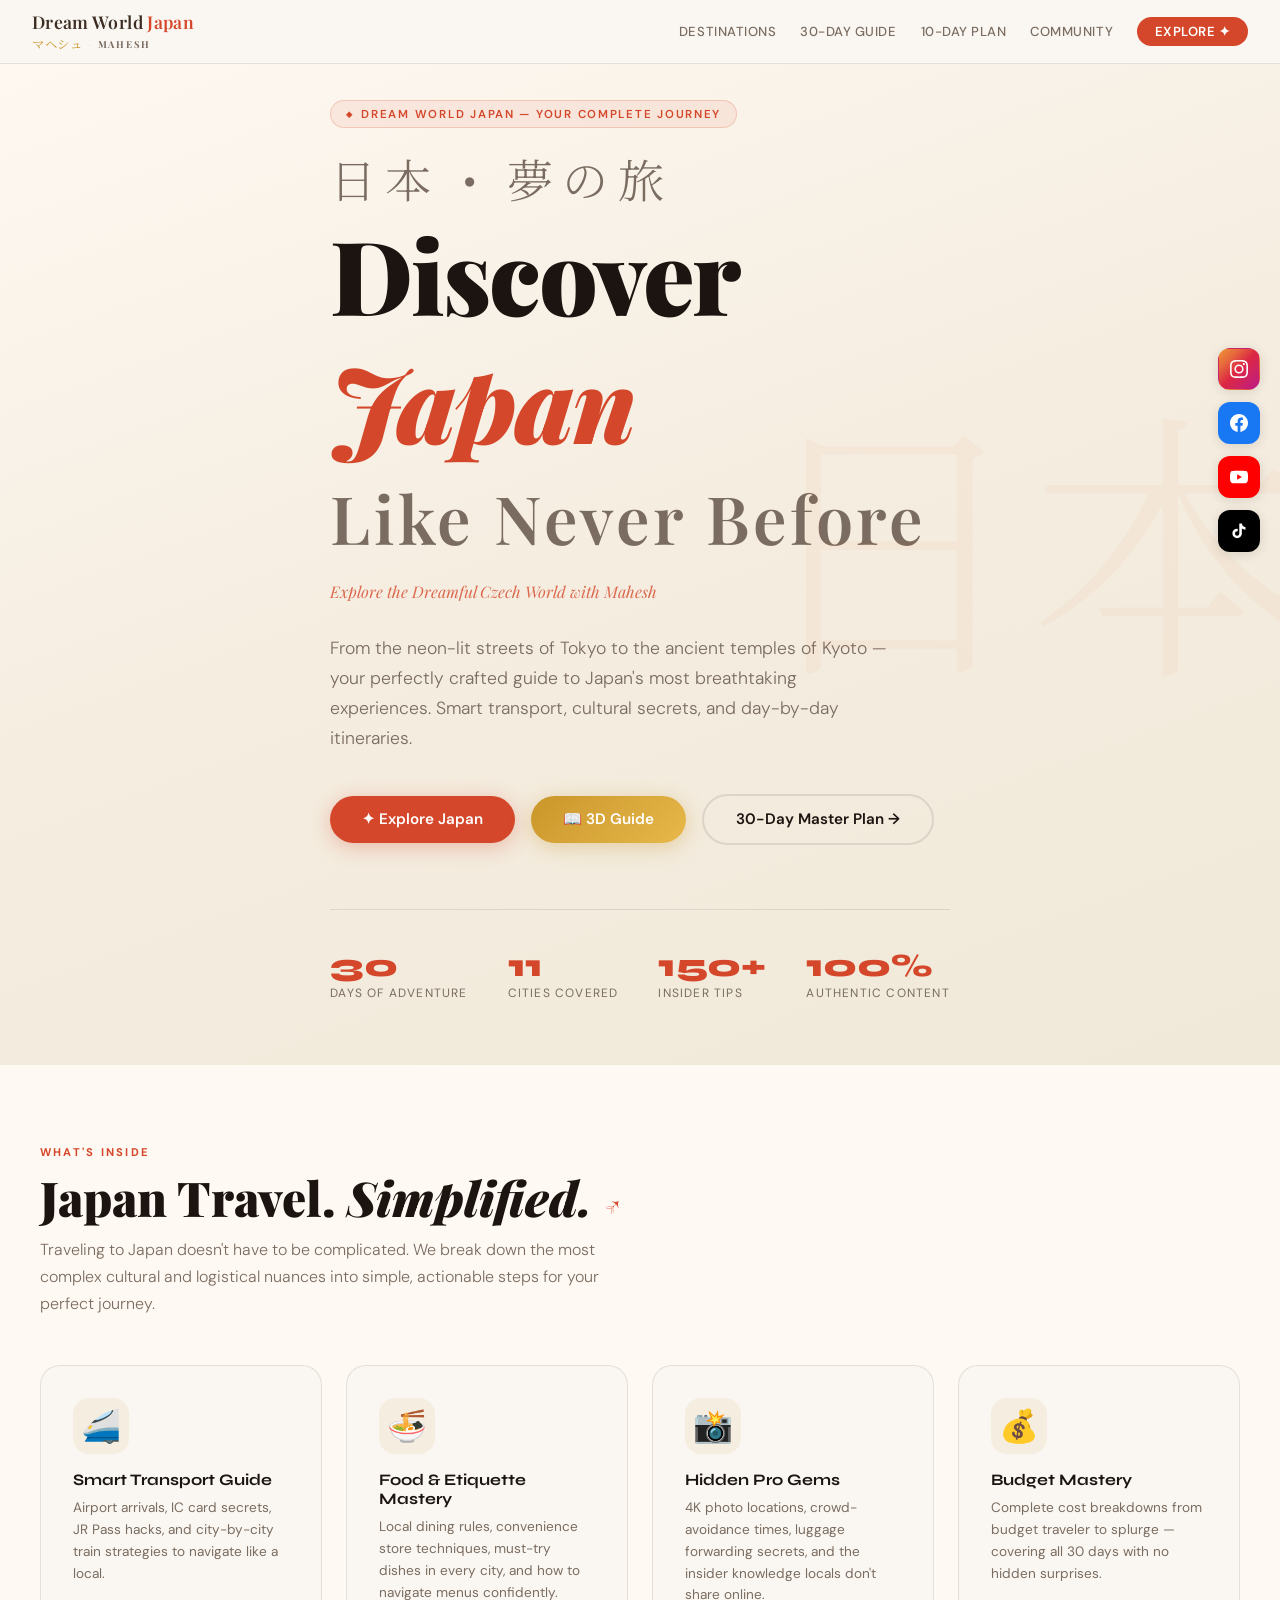
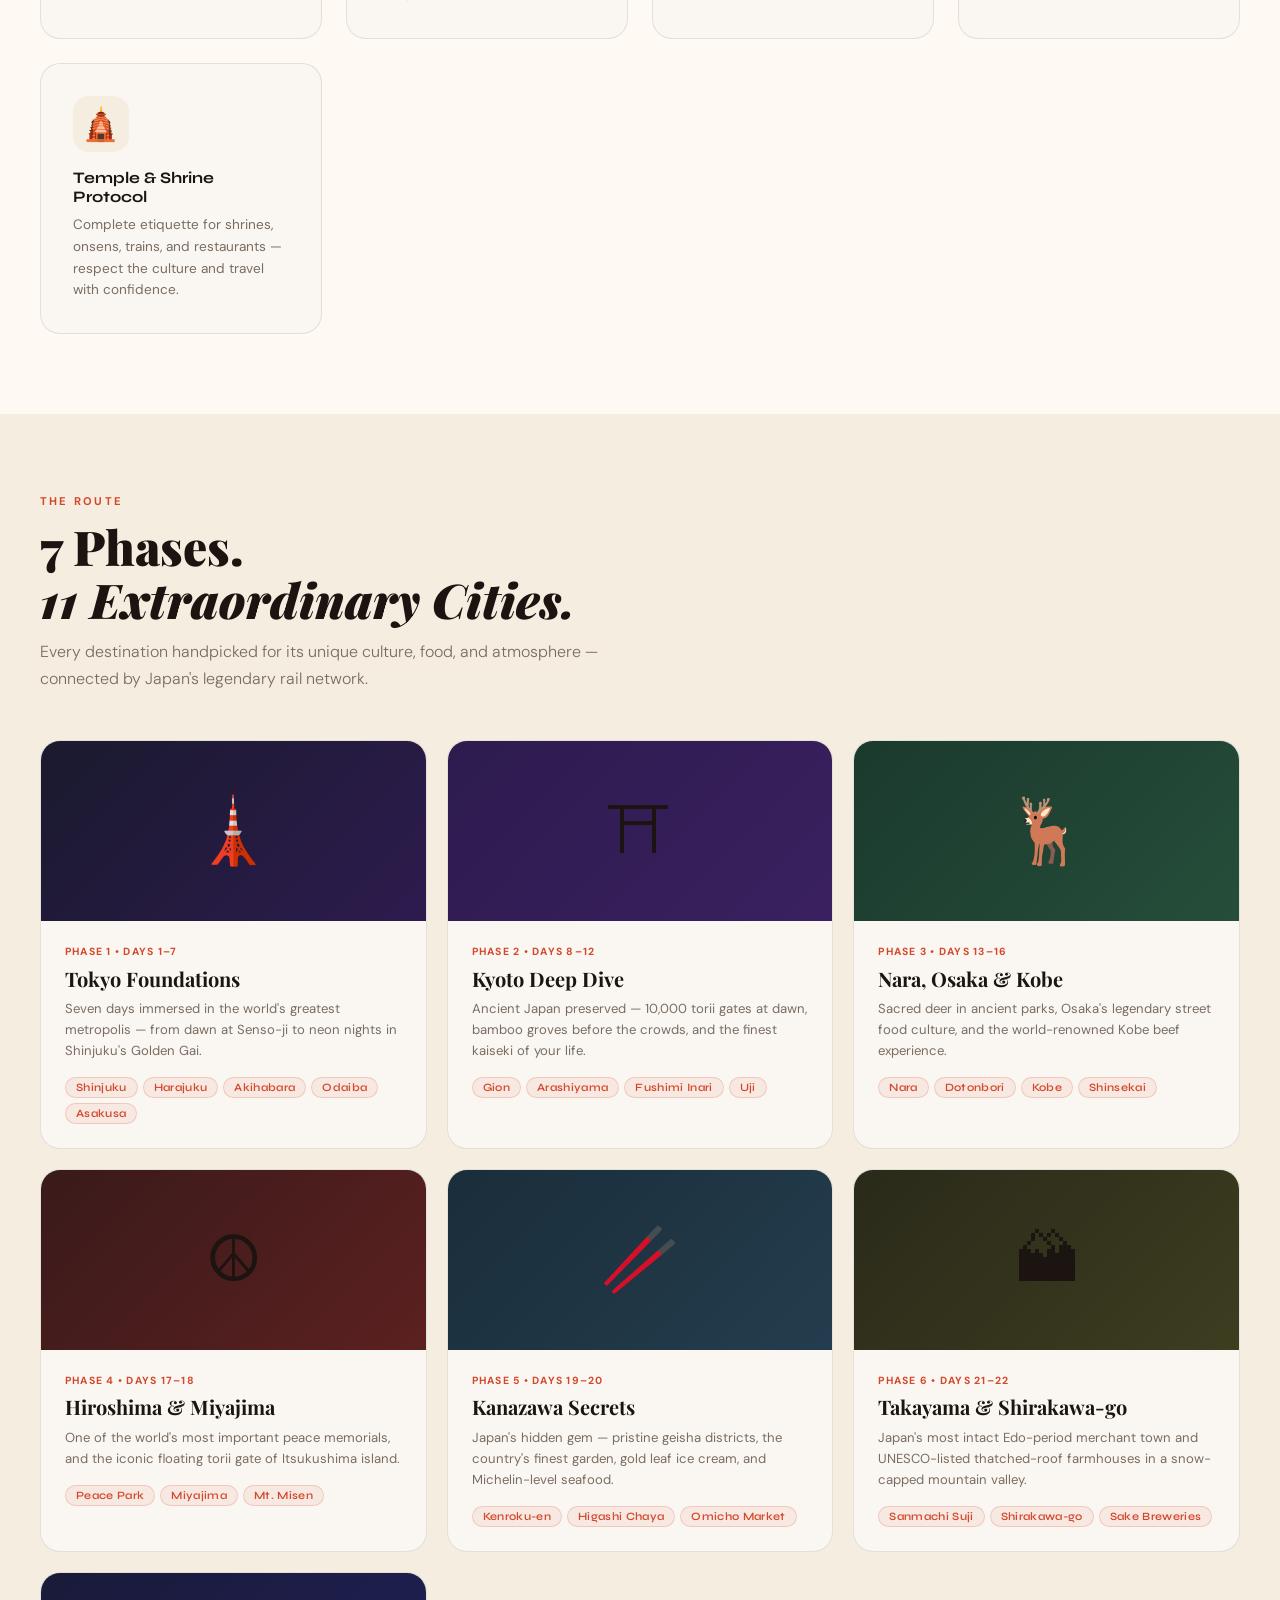
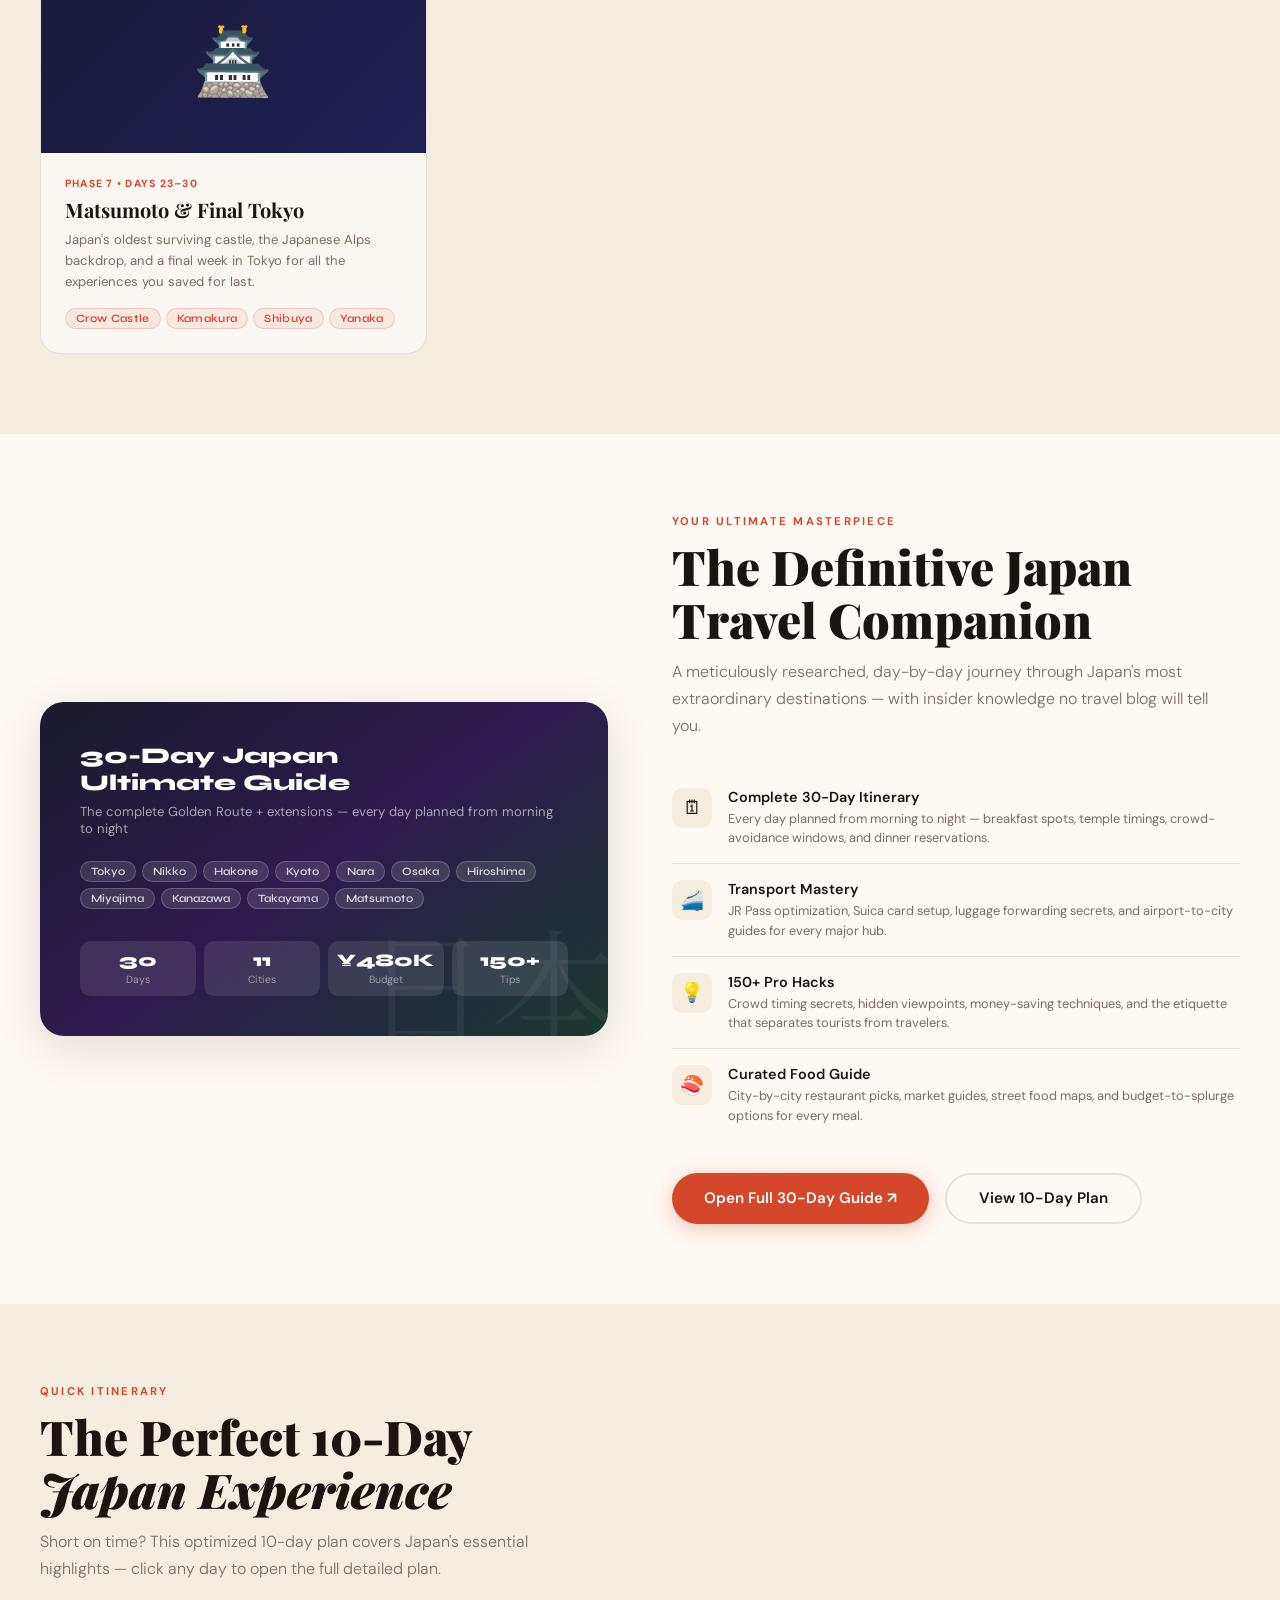
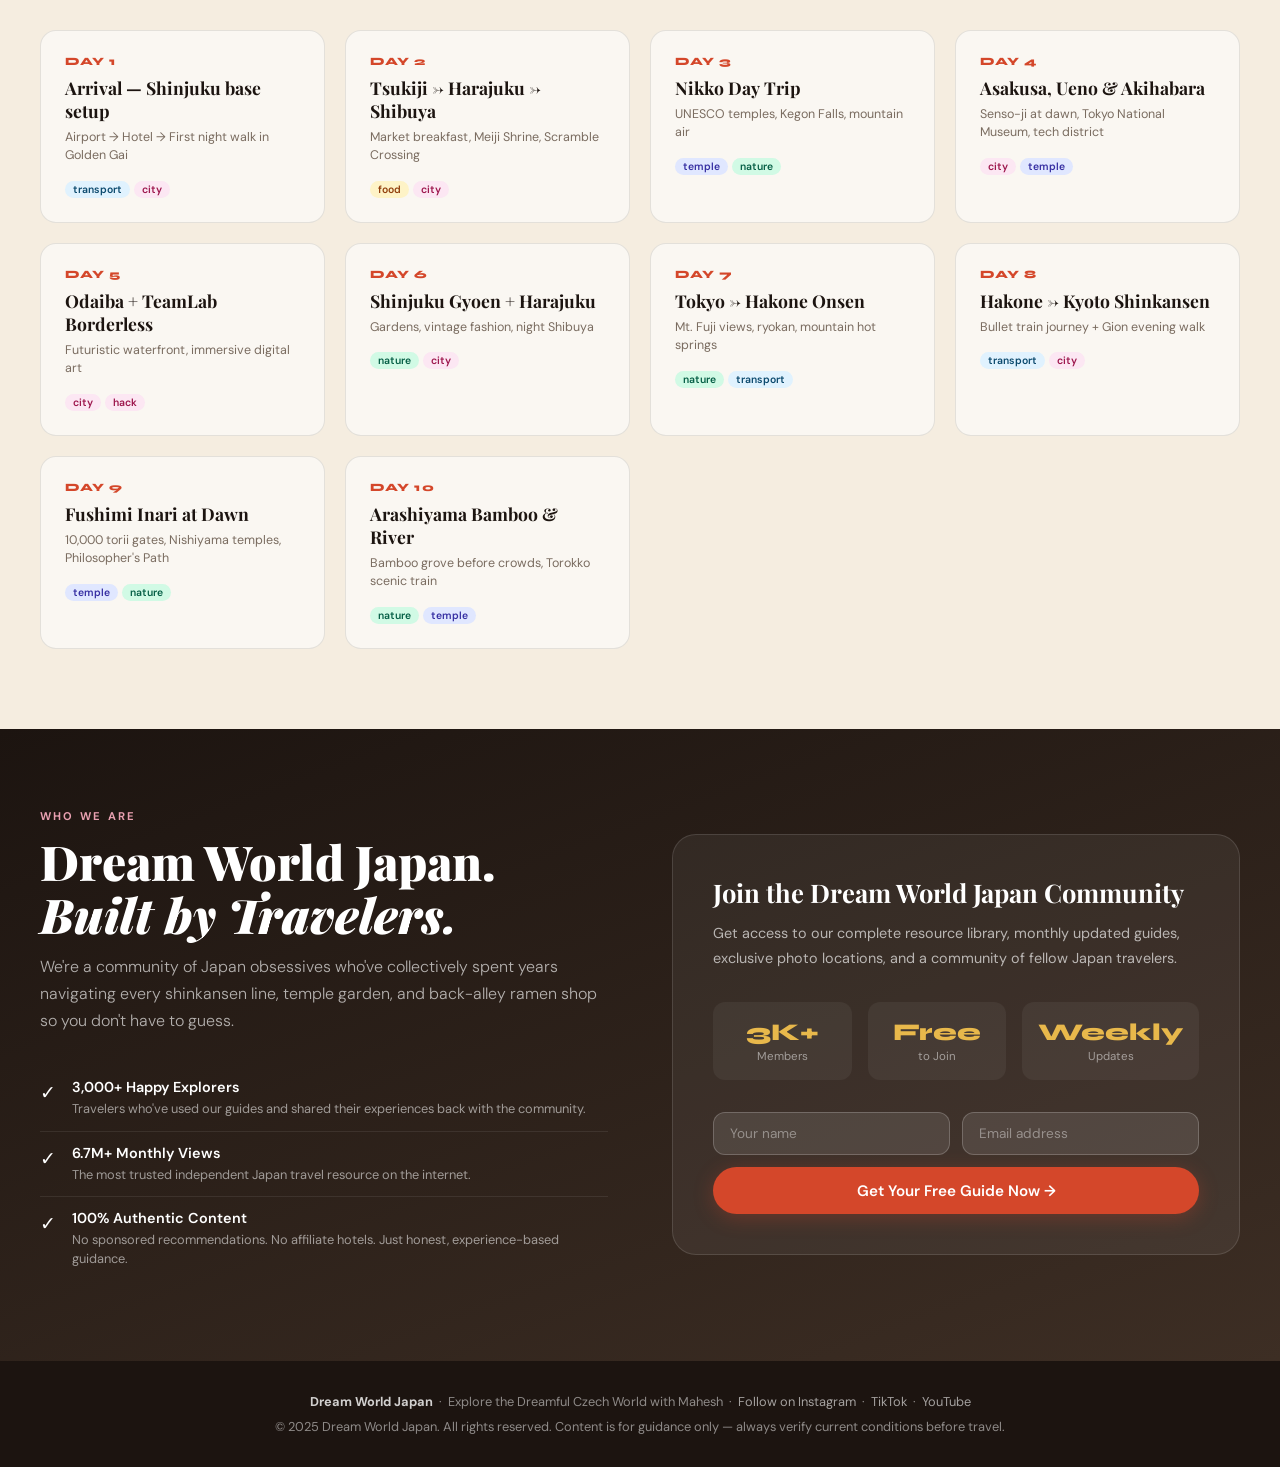
<file: index.html>
<!DOCTYPE html>
<html lang="en">
<head>
<meta charset="UTF-8">
<meta name="viewport" content="width=device-width, initial-scale=1.0">
<title>Dream World Japan — Your Complete Journey Awaits</title>
<link rel="preconnect" href="https://fonts.googleapis.com">
<link href="https://fonts.googleapis.com/css2?family=Playfair+Display:ital,wght@0,400;0,600;0,900;1,400&family=DM+Sans:wght@300;400;500;600&family=Noto+Serif+JP:wght@300;400&family=Syne:wght@400;700;800&display=swap" rel="stylesheet">
<style>
*{margin:0;padding:0;box-sizing:border-box}

:root{
  --cream: #faf7f2;
  --warm-white: #fff9f3;
  --soft-sand: #f5ede0;
  --torii: #d4472a;
  --torii-light: #e8604a;
  --torii-dark: #a83220;
  --ink: #1c1410;
  --ink-mid: #3d2e24;
  --stone: #7a6c60;
  --gold: #c9962a;
  --gold-light: #e8b84b;
  --matcha: #4a7c59;
  --sakura: #e8a0b0;
  --sakura-pale: #fdf0f3;
  --sky: #e8f4f8;
  --border: rgba(28,20,16,0.1);
  --shadow: 0 4px 24px rgba(28,20,16,0.08);
  --shadow-lg: 0 12px 48px rgba(28,20,16,0.12);
}

html{scroll-behavior:smooth}
body{
  background:var(--cream);
  font-family:'DM Sans',sans-serif;
  color:var(--ink);
  overflow-x:hidden;
}

/* NAV */
nav{
  position:fixed;top:0;left:0;right:0;z-index:100;
  background:rgba(250,247,242,0.92);
  backdrop-filter:blur(20px);
  border-bottom:1px solid var(--border);
  padding:0 2rem;
  height:64px;
  display:flex;align-items:center;justify-content:space-between;
}
.nav-logo{
  font-family:'Playfair Display',serif;
  font-size:1.1rem;font-weight:600;
  color:var(--torii);
  letter-spacing:0.02em;
}
.nav-logo span{color:var(--ink-mid)}
.nav-links{display:flex;gap:1.5rem;align-items:center}
.nav-links a{
  font-size:0.82rem;font-weight:500;
  color:var(--stone);
  text-decoration:none;
  letter-spacing:0.04em;
  text-transform:uppercase;
  transition:color 0.2s;
}
.nav-links a:hover{color:var(--torii)}
.nav-btn{
  background:var(--torii);
  color:#fff!important;
  padding:0.4rem 1.1rem;
  border-radius:30px;
  font-weight:600!important;
  transition:background 0.2s!important;
}
.nav-btn:hover{background:var(--torii-dark)!important;color:#fff!important}

/* HERO */
.hero-section{
  min-height:100vh;
  display:flex;flex-direction:column;justify-content:center;
  padding:100px 2rem 4rem;
  position:relative;
  overflow:hidden;
  background:linear-gradient(160deg, var(--warm-white) 0%, var(--soft-sand) 50%, #f0e8d8 100%);
}
.hero-bg-text{
  position:absolute;
  right:-2rem;top:50%;transform:translateY(-50%);
  font-family:'Noto Serif JP',serif;
  font-size:22vw;
  font-weight:300;
  color:rgba(212,71,42,0.04);
  line-height:1;
  user-select:none;
  pointer-events:none;
  white-space:nowrap;
}
.hero-tag{
  display:inline-flex;align-items:center;gap:0.5rem;
  font-size:0.72rem;font-weight:600;
  text-transform:uppercase;letter-spacing:0.15em;
  color:var(--torii);
  background:rgba(212,71,42,0.08);
  border:1px solid rgba(212,71,42,0.2);
  padding:0.35rem 0.9rem;
  border-radius:30px;
  margin-bottom:1.5rem;
}
.hero-tag::before{content:'◆';font-size:0.5rem}
.hero-title{
  font-family:'Playfair Display',serif;
  font-size:clamp(3rem,8vw,7rem);
  font-weight:900;
  line-height:0.95;
  color:var(--ink);
  margin-bottom:0.3rem;
  max-width:900px;
}
.hero-title .accent{
  color:var(--torii);
  font-style:italic;
}
.hero-title .kanji{
  font-family:'Noto Serif JP',serif;
  font-weight:300;
  font-size:0.45em;
  color:var(--stone);
  display:block;
  letter-spacing:0.2em;
  margin-bottom:0.2rem;
}
.hero-subtitle{
  font-size:clamp(0.95rem,1.5vw,1.1rem);
  color:var(--stone);
  line-height:1.7;
  max-width:560px;
  margin:1.5rem 0 2.5rem;
  font-weight:300;
}
.hero-tagline{
  font-family:'Playfair Display',serif;
  font-style:italic;
  font-size:1rem;
  color:var(--torii);
  margin-bottom:2rem;
  opacity:0.8;
}
.hero-btns{display:flex;flex-wrap:wrap;gap:1rem;align-items:center}
.btn-primary{
  display:inline-flex;align-items:center;gap:0.6rem;
  background:var(--torii);
  color:#fff;
  padding:0.85rem 2rem;
  border-radius:50px;
  font-size:0.95rem;font-weight:600;
  text-decoration:none;
  border:none;cursor:pointer;
  transition:all 0.25s;
  box-shadow:0 4px 20px rgba(212,71,42,0.3);
}
.btn-primary:hover{background:var(--torii-dark);transform:translateY(-2px);box-shadow:0 8px 30px rgba(212,71,42,0.35)}
.btn-secondary{
  display:inline-flex;align-items:center;gap:0.6rem;
  background:transparent;
  color:var(--ink);
  padding:0.85rem 2rem;
  border-radius:50px;
  font-size:0.95rem;font-weight:600;
  text-decoration:none;
  border:2px solid var(--border);
  cursor:pointer;
  transition:all 0.25s;
}
.btn-secondary:hover{border-color:var(--torii);color:var(--torii)}
.btn-gold{
  display:inline-flex;align-items:center;gap:0.6rem;
  background:linear-gradient(135deg,var(--gold),var(--gold-light));
  color:#fff;
  padding:0.85rem 2rem;
  border-radius:50px;
  font-size:0.95rem;font-weight:600;
  text-decoration:none;
  border:none;cursor:pointer;
  transition:all 0.25s;
  box-shadow:0 4px 20px rgba(201,150,42,0.35);
}
.btn-gold:hover{transform:translateY(-2px);box-shadow:0 8px 30px rgba(201,150,42,0.45)}
.hero-stats{
  display:flex;flex-wrap:wrap;gap:2.5rem;
  margin-top:4rem;
  padding-top:2.5rem;
  border-top:1px solid var(--border);
}
.hero-stat{}
.hero-stat-num{
  font-family:'Syne',sans-serif;
  font-size:2rem;font-weight:800;
  color:var(--torii);
  line-height:1;
}
.hero-stat-lbl{
  font-size:0.75rem;
  color:var(--stone);
  text-transform:uppercase;letter-spacing:0.1em;
  margin-top:0.2rem;
}

/* SECTION COMMON */
section{padding:5rem 2rem}
.section-tag{
  font-size:0.7rem;font-weight:700;
  text-transform:uppercase;letter-spacing:0.2em;
  color:var(--torii);
  margin-bottom:0.75rem;
}
.section-title{
  font-family:'Playfair Display',serif;
  font-size:clamp(1.8rem,4vw,3rem);
  font-weight:900;
  line-height:1.1;
  color:var(--ink);
  margin-bottom:0.75rem;
}
.section-sub{
  font-size:1rem;
  color:var(--stone);
  line-height:1.7;
  max-width:560px;
  font-weight:300;
}
.container{max-width:1200px;margin:0 auto}

/* FEATURES GRID */
.features-section{background:var(--warm-white)}
.features-grid{
  display:grid;
  grid-template-columns:repeat(auto-fit,minmax(260px,1fr));
  gap:1.5rem;
  margin-top:3rem;
}
.feature-card{
  background:var(--cream);
  border:1px solid var(--border);
  border-radius:20px;
  padding:2rem;
  transition:all 0.25s;
  cursor:pointer;
}
.feature-card:hover{transform:translateY(-4px);box-shadow:var(--shadow-lg);border-color:rgba(212,71,42,0.2)}
.feature-icon{
  font-size:2rem;margin-bottom:1rem;
  width:56px;height:56px;
  background:var(--soft-sand);
  border-radius:16px;
  display:flex;align-items:center;justify-content:center;
}
.feature-title{
  font-family:'Syne',sans-serif;
  font-size:1rem;font-weight:700;
  color:var(--ink);
  margin-bottom:0.5rem;
}
.feature-desc{
  font-size:0.85rem;
  color:var(--stone);
  line-height:1.6;
}

/* DESTINATIONS */
.destinations-section{background:var(--soft-sand)}
.dest-grid{
  display:grid;
  grid-template-columns:repeat(auto-fit,minmax(300px,1fr));
  gap:1.25rem;
  margin-top:3rem;
}
.dest-card{
  background:var(--cream);
  border-radius:20px;
  overflow:hidden;
  border:1px solid var(--border);
  transition:all 0.25s;
}
.dest-card:hover{transform:translateY(-4px);box-shadow:var(--shadow-lg)}
.dest-img{
  height:180px;
  display:flex;align-items:center;justify-content:center;
  font-size:4rem;
  position:relative;
  overflow:hidden;
}
.dest-body{padding:1.5rem}
.dest-phase{
  font-size:0.65rem;font-weight:700;
  text-transform:uppercase;letter-spacing:0.12em;
  color:var(--torii);
  margin-bottom:0.4rem;
}
.dest-name{
  font-family:'Playfair Display',serif;
  font-size:1.25rem;font-weight:700;
  color:var(--ink);
  margin-bottom:0.4rem;
}
.dest-desc{
  font-size:0.82rem;
  color:var(--stone);
  line-height:1.6;
  margin-bottom:1rem;
}
.dest-days{
  display:inline-flex;align-items:center;gap:0.4rem;
  font-size:0.75rem;font-weight:600;
  color:var(--matcha);
  background:rgba(74,124,89,0.1);
  padding:0.3rem 0.8rem;border-radius:30px;
}

/* GUIDE SECTION */
.guide-section{background:var(--warm-white)}
.guide-inner{
  display:grid;
  grid-template-columns:1fr 1fr;
  gap:4rem;
  align-items:center;
}
@media(max-width:768px){.guide-inner{grid-template-columns:1fr}}
.guide-mockup{
  background:linear-gradient(145deg,#1a1a2e,#2d1b4e,#1a3a2e);
  border-radius:24px;
  padding:2.5rem;
  color:#fff;
  position:relative;
  overflow:hidden;
  box-shadow:var(--shadow-lg);
}
.guide-mockup::before{
  content:'日本';
  position:absolute;right:-10px;bottom:-10px;
  font-family:'Noto Serif JP',serif;
  font-size:8rem;font-weight:300;
  color:rgba(255,255,255,0.05);
  line-height:1;
}
.guide-mockup-title{
  font-family:'Syne',sans-serif;
  font-size:1.4rem;font-weight:800;
  margin-bottom:0.4rem;
}
.guide-mockup-sub{font-size:0.82rem;color:rgba(255,255,255,0.6);margin-bottom:1.5rem}
.guide-pills{display:flex;flex-wrap:wrap;gap:6px;margin-bottom:2rem}
.guide-pill{
  background:rgba(255,255,255,0.12);
  border:0.5px solid rgba(255,255,255,0.2);
  color:rgba(255,255,255,0.8);
  font-size:0.7rem;padding:3px 10px;border-radius:20px;
  font-family:'Syne',sans-serif;font-weight:600;
}
.guide-stats{display:grid;grid-template-columns:repeat(4,1fr);gap:8px}
.guide-stat{
  background:rgba(255,255,255,0.1);
  border-radius:10px;padding:0.6rem;text-align:center;
}
.guide-stat-n{font-family:'Syne',sans-serif;font-size:1.1rem;font-weight:800;color:#fff}
.guide-stat-l{font-size:0.65rem;color:rgba(255,255,255,0.5);margin-top:2px}
.guide-content .section-tag{margin-top:0}
.guide-features{margin:2rem 0}
.guide-feature{
  display:flex;gap:1rem;align-items:flex-start;
  padding:1rem 0;
  border-bottom:1px solid var(--border);
}
.guide-feature:last-child{border-bottom:none}
.gf-icon{
  width:40px;height:40px;
  background:var(--soft-sand);
  border-radius:10px;
  display:flex;align-items:center;justify-content:center;
  font-size:1.2rem;flex-shrink:0;
}
.gf-text h4{font-size:0.9rem;font-weight:600;color:var(--ink);margin-bottom:0.2rem}
.gf-text p{font-size:0.8rem;color:var(--stone);line-height:1.5}

/* 10-DAY SECTION */
.tenday-section{background:var(--soft-sand)}
.tenday-grid{
  display:grid;
  grid-template-columns:repeat(auto-fit,minmax(280px,1fr));
  gap:1.25rem;
  margin-top:3rem;
}
.day-preview-card{
  background:var(--cream);
  border:1px solid var(--border);
  border-radius:16px;
  padding:1.5rem;
  cursor:pointer;
  transition:all 0.25s;
  text-decoration:none;
  color:inherit;
  display:block;
}
.day-preview-card:hover{transform:translateY(-4px);box-shadow:var(--shadow-lg);border-color:rgba(212,71,42,0.25)}
.dpcard-num{
  font-family:'Syne',sans-serif;
  font-size:0.7rem;font-weight:800;
  text-transform:uppercase;letter-spacing:0.1em;
  color:var(--torii);
  margin-bottom:0.5rem;
}
.dpcard-title{
  font-family:'Playfair Display',serif;
  font-size:1.1rem;font-weight:700;
  color:var(--ink);
  margin-bottom:0.35rem;
}
.dpcard-sub{
  font-size:0.78rem;
  color:var(--stone);
  line-height:1.5;
  margin-bottom:1rem;
}
.dpcard-tags{display:flex;flex-wrap:wrap;gap:4px}
.dptag{
  font-size:0.65rem;padding:2px 8px;border-radius:10px;font-weight:600;
}
.dptag-food{background:#fef3c7;color:#92400e}
.dptag-temple{background:#e0e7ff;color:#3730a3}
.dptag-nature{background:#d1fae5;color:#065f46}
.dptag-city{background:#fce7f3;color:#9d174d}
.dptag-transport{background:#e0f2fe;color:#0c4a6e}

/* FULL GUIDE SECTION */
.fullguide-section{background:var(--cream)}
.fullguide-inner{
  display:grid;
  grid-template-columns:1fr 2fr;
  gap:3rem;
}
@media(max-width:768px){.fullguide-inner{grid-template-columns:1fr}}
.fullguide-sidebar{}
.fullguide-sidebar-sticky{position:sticky;top:80px}
.sidebar-nav{
  background:var(--warm-white);
  border:1px solid var(--border);
  border-radius:20px;
  padding:1.5rem;
  margin-bottom:1.5rem;
}
.sidebar-nav h3{
  font-family:'Syne',sans-serif;
  font-size:0.72rem;font-weight:700;
  text-transform:uppercase;letter-spacing:0.12em;
  color:var(--stone);
  margin-bottom:1rem;
}
.snav-item{
  display:flex;align-items:center;gap:0.75rem;
  padding:0.6rem 0.75rem;
  border-radius:10px;
  cursor:pointer;
  font-size:0.85rem;font-weight:500;
  color:var(--stone);
  transition:all 0.15s;
  margin-bottom:2px;
}
.snav-item:hover,.snav-item.active{
  background:rgba(212,71,42,0.08);
  color:var(--torii);
}
.snav-dot{
  width:8px;height:8px;border-radius:50%;
  background:var(--border);flex-shrink:0;
}
.snav-item.active .snav-dot,.snav-item:hover .snav-dot{background:var(--torii)}

/* GUIDE CONTENT AREA */
.guide-display-area{
  background:var(--warm-white);
  border:1px solid var(--border);
  border-radius:20px;
  padding:2rem;
  min-height:500px;
}

/* INFO SECTION (community, about) */
.about-section{
  background:linear-gradient(160deg,var(--ink) 0%,var(--ink-mid) 100%);
  color:#fff;
}
.about-inner{
  display:grid;
  grid-template-columns:1fr 1fr;
  gap:4rem;
  align-items:center;
}
@media(max-width:768px){.about-inner{grid-template-columns:1fr}}
.about-tag{color:var(--sakura)!important}
.about-title{color:#fff}
.about-sub{color:rgba(255,255,255,0.65)!important}
.about-features{margin-top:2rem}
.about-feature{
  display:flex;gap:1rem;padding:0.75rem 0;
  border-bottom:1px solid rgba(255,255,255,0.08);
}
.about-feature:last-child{border-bottom:none}
.af-icon{font-size:1.2rem;flex-shrink:0;margin-top:2px}
.af-text h4{font-size:0.9rem;font-weight:600;margin-bottom:0.2rem}
.af-text p{font-size:0.8rem;color:rgba(255,255,255,0.55);line-height:1.5}
.community-box{
  background:rgba(255,255,255,0.06);
  border:1px solid rgba(255,255,255,0.12);
  border-radius:24px;
  padding:2.5rem;
}
.community-box h3{
  font-family:'Playfair Display',serif;
  font-size:1.6rem;font-weight:700;
  margin-bottom:0.75rem;
}
.community-box p{
  font-size:0.9rem;
  color:rgba(255,255,255,0.65);
  line-height:1.7;
  margin-bottom:2rem;
}
.community-stats{
  display:grid;grid-template-columns:repeat(3,1fr);
  gap:1rem;margin-bottom:2rem;
}
.cs{text-align:center;padding:1rem;background:rgba(255,255,255,0.05);border-radius:12px}
.cs-n{font-family:'Syne',sans-serif;font-size:1.5rem;font-weight:800;color:var(--gold-light)}
.cs-l{font-size:0.72rem;color:rgba(255,255,255,0.5);margin-top:2px}
.form-row{display:flex;gap:0.75rem;margin-bottom:0.75rem}
.form-input{
  flex:1;
  background:rgba(255,255,255,0.1);
  border:1px solid rgba(255,255,255,0.2);
  color:#fff;
  padding:0.75rem 1rem;
  border-radius:12px;
  font-size:0.85rem;
  font-family:'DM Sans',sans-serif;
  outline:none;
}
.form-input::placeholder{color:rgba(255,255,255,0.4)}
.form-input:focus{border-color:var(--torii-light)}

/* FOOTER */
footer{
  background:var(--ink);
  color:rgba(255,255,255,0.5);
  padding:2rem;
  text-align:center;
  font-size:0.8rem;
}
footer a{color:rgba(255,255,255,0.6);text-decoration:none}
footer a:hover{color:var(--torii-light)}

/* MODAL */
.modal-overlay{
  position:fixed;inset:0;z-index:200;
  background:rgba(28,20,16,0.6);
  backdrop-filter:blur(8px);
  display:none;
  align-items:flex-start;
  justify-content:center;
  padding:2rem 1rem;
  overflow-y:auto;
}
.modal-overlay.open{display:flex}
.modal-box{
  background:var(--warm-white);
  border-radius:24px;
  width:100%;max-width:900px;
  overflow:hidden;
  box-shadow:var(--shadow-lg);
  margin:auto;
}
.modal-header{
  display:flex;align-items:center;justify-content:space-between;
  padding:1.5rem 2rem;
  border-bottom:1px solid var(--border);
  background:var(--cream);
}
.modal-header h2{
  font-family:'Playfair Display',serif;
  font-size:1.4rem;font-weight:700;
  color:var(--ink);
}
.modal-close{
  width:36px;height:36px;
  background:var(--soft-sand);
  border:none;border-radius:50%;
  font-size:1.1rem;cursor:pointer;
  display:flex;align-items:center;justify-content:center;
  color:var(--stone);
  transition:all 0.2s;
}
.modal-close:hover{background:rgba(212,71,42,0.1);color:var(--torii)}
.modal-body{padding:2rem;max-height:80vh;overflow-y:auto}

/* GUIDE TABS */
.guide-tabs{
  display:flex;gap:6px;flex-wrap:wrap;margin-bottom:1.5rem;
}
.gtab{
  font-family:'Syne',sans-serif;
  font-size:0.72rem;font-weight:600;letter-spacing:0.04em;
  padding:5px 14px;border-radius:20px;
  border:1px solid var(--border);
  background:transparent;cursor:pointer;
  color:var(--stone);
  transition:all 0.15s;
}
.gtab:hover{background:var(--soft-sand);color:var(--ink)}
.gtab.active{background:var(--ink);color:#fff;border-color:var(--ink)}

.guide-section-pane{display:none}
.guide-section-pane.active{display:block}

/* PHASE / DAY styles from original */
.phase-header{
  background:var(--cream);
  border:1px solid var(--border);
  border-radius:14px;padding:1rem 1.25rem;margin-bottom:0.75rem;
  cursor:pointer;display:flex;align-items:center;justify-content:space-between;
  transition:background 0.15s;user-select:none;
}
.phase-header:hover{background:var(--soft-sand)}
.phase-meta{display:flex;align-items:center;gap:10px}
.phase-dot{width:10px;height:10px;border-radius:50%;flex-shrink:0}
.phase-name{font-family:'Syne',sans-serif;font-size:0.95rem;font-weight:700;color:var(--ink)}
.phase-city{font-size:0.78rem;color:var(--stone);margin-top:2px}
.phase-days-lbl{font-family:'Syne',sans-serif;font-size:0.78rem;font-weight:600;color:var(--stone)}
.chevron{transition:transform 0.2s;color:var(--stone);font-size:14px}
.chevron.open{transform:rotate(180deg)}
.days-grid{display:none;margin-bottom:0.75rem}
.days-grid.open{display:block}
.day-card{border:1px solid var(--border);border-radius:12px;margin-bottom:8px;overflow:hidden}
.day-header{
  display:flex;align-items:center;gap:10px;padding:0.75rem 1rem;
  cursor:pointer;background:var(--warm-white);transition:background 0.15s;user-select:none;
}
.day-header:hover{background:var(--soft-sand)}
.day-num{
  font-family:'Syne',sans-serif;font-size:0.72rem;font-weight:800;
  background:var(--ink);color:#fff;
  width:28px;height:28px;border-radius:6px;
  display:flex;align-items:center;justify-content:center;flex-shrink:0;
}
.day-title{font-family:'Syne',sans-serif;font-size:0.88rem;font-weight:700;color:var(--ink)}
.day-sub{font-size:0.75rem;color:var(--stone);margin-top:1px}
.day-tags{display:flex;gap:4px;flex-wrap:wrap;margin-left:auto}
.tag{font-size:0.65rem;padding:2px 7px;border-radius:10px;font-weight:500;letter-spacing:0.03em}
.t-food{background:#fef3c7;color:#92400e}
.t-temple{background:#e0e7ff;color:#3730a3}
.t-nature{background:#d1fae5;color:#065f46}
.t-city{background:#fce7f3;color:#9d174d}
.t-hack{background:#fef9c3;color:#713f12}
.t-transport{background:#e0f2fe;color:#0c4a6e}
.day-body{display:none;padding:0.75rem 1rem 1rem;border-top:1px solid var(--border);background:var(--warm-white)}
.day-body.open{display:block}
.timeline{position:relative;padding-left:20px}
.timeline::before{content:'';position:absolute;left:5px;top:6px;bottom:6px;width:1px;background:var(--border)}
.slot{position:relative;margin-bottom:14px}
.slot:last-child{margin-bottom:0}
.slot-dot{position:absolute;left:-15px;top:5px;width:9px;height:9px;border-radius:50%;border:1.5px solid var(--stone);background:var(--warm-white)}
.slot-time{font-family:'Syne',sans-serif;font-size:0.68rem;font-weight:700;color:var(--stone);text-transform:uppercase;letter-spacing:0.06em;margin-bottom:2px}
.slot-main{font-size:0.82rem;font-weight:500;color:var(--ink);line-height:1.4;margin-bottom:3px}
.slot-detail{font-size:0.78rem;color:var(--stone);line-height:1.5}
.hack-box{background:#fffbeb;border:1px solid #fde68a;border-radius:10px;padding:0.6rem 0.85rem;margin-top:10px;display:flex;gap:8px;align-items:flex-start}
.hack-icon{font-size:14px;flex-shrink:0;margin-top:1px}
.hack-text{font-size:0.78rem;color:#78350f;line-height:1.5}
.etiquette-box{background:#f0fdf4;border:1px solid #bbf7d0;border-radius:10px;padding:0.6rem 0.85rem;margin-top:10px;display:flex;gap:8px;align-items:flex-start}
.etiquette-text{font-size:0.78rem;color:#14532d;line-height:1.5}
.expand-all-btn{
  font-family:'Syne',sans-serif;font-size:0.72rem;font-weight:600;
  border:1px solid var(--border);background:transparent;
  color:var(--stone);padding:4px 12px;border-radius:20px;cursor:pointer;
  margin-bottom:0.75rem;transition:all 0.15s;
}
.expand-all-btn:hover{background:var(--soft-sand);color:var(--ink)}

/* INFO GRID */
.info-grid{display:grid;grid-template-columns:1fr 1fr;gap:10px;margin-bottom:1rem}
@media(max-width:600px){.info-grid{grid-template-columns:1fr}}
.info-card{background:var(--cream);border:1px solid var(--border);border-radius:12px;padding:1rem}
.info-card h3{font-family:'Syne',sans-serif;font-size:0.82rem;font-weight:700;color:var(--ink);margin-bottom:8px;text-transform:uppercase;letter-spacing:0.05em}
.info-item{font-size:0.78rem;color:var(--stone);line-height:1.6;padding:3px 0;border-bottom:1px solid var(--border)}
.info-item:last-child{border-bottom:none}
.info-item strong{color:var(--ink);font-weight:500}

/* FOOD */
.food-section{margin-bottom:1.2rem}
.food-section h3{font-family:'Syne',sans-serif;font-size:0.88rem;font-weight:700;color:var(--ink);margin-bottom:0.6rem;padding-bottom:6px;border-bottom:1px solid var(--border)}
.food-row{display:flex;gap:8px;align-items:flex-start;padding:5px 0;border-bottom:1px solid var(--border);font-size:0.8rem}
.food-row:last-child{border-bottom:none}
.food-name{font-weight:500;color:var(--ink);min-width:130px}
.food-desc{color:var(--stone);line-height:1.4}
.food-price{font-family:'Syne',sans-serif;font-size:0.7rem;font-weight:700;color:var(--matcha);margin-left:auto;white-space:nowrap}

/* BUDGET */
.budget-table{width:100%;border-collapse:collapse;font-size:0.8rem;margin-top:0.5rem}
.budget-table th{text-align:left;padding:6px 8px;font-family:'Syne',sans-serif;font-weight:700;font-size:0.7rem;text-transform:uppercase;letter-spacing:0.05em;color:var(--stone);border-bottom:1px solid var(--border)}
.budget-table td{padding:7px 8px;border-bottom:1px solid var(--border);color:var(--stone)}
.budget-table td:first-child{color:var(--ink);font-weight:500}
.budget-table tr:last-child td{border-bottom:none;font-weight:500;color:var(--ink)}

/* TRANSPORT */
.transport-step{display:flex;gap:10px;align-items:flex-start;padding:8px 0;border-bottom:1px solid var(--border);font-size:0.8rem}
.transport-step:last-child{border-bottom:none}
.ts-icon{width:28px;height:28px;border-radius:6px;display:flex;align-items:center;justify-content:center;font-size:14px;flex-shrink:0;background:var(--soft-sand)}
.ts-info{flex:1}
.ts-title{font-weight:500;color:var(--ink);margin-bottom:2px}
.ts-detail{color:var(--stone);font-size:0.76rem;line-height:1.4}
.ts-cost{font-family:'Syne',sans-serif;font-size:0.72rem;font-weight:700;color:var(--matcha)}

/* RESPONSIVE */
@media(max-width:768px){
  nav .nav-links a:not(.nav-btn){display:none}
  .hero-stats{gap:1.5rem}
}

/* SCROLL REVEAL */
.reveal{opacity:0;transform:translateY(20px);transition:opacity 0.6s ease,transform 0.6s ease}
.reveal.visible{opacity:1;transform:none}

/* ROUTE PILLS */
.route-pills{display:flex;flex-wrap:wrap;gap:6px;margin-top:1rem}
.pill{background:rgba(212,71,42,0.08);border:1px solid rgba(212,71,42,0.2);color:var(--torii);font-size:0.72rem;padding:4px 10px;border-radius:20px;font-family:'Syne',sans-serif;font-weight:600;letter-spacing:0.05em}

/* SOCIAL SIDEBAR */
.social-sidebar{
  position:fixed;right:1.25rem;top:50%;transform:translateY(-50%);
  z-index:90;
  display:flex;flex-direction:column;gap:0.75rem;
  align-items:center;
}
.social-sidebar a{
  width:42px;height:42px;
  border-radius:12px;
  display:flex;align-items:center;justify-content:center;
  font-size:1.1rem;
  text-decoration:none;
  transition:all 0.2s;
  box-shadow:0 2px 12px rgba(28,20,16,0.12);
  border:1px solid var(--border);
}
.social-sidebar a:hover{transform:scale(1.12) translateX(-3px);box-shadow:0 4px 20px rgba(28,20,16,0.18)}
.social-ig{background:linear-gradient(135deg,#f09433,#e6683c,#dc2743,#cc2366,#bc1888);color:#fff!important;border-color:transparent!important}
.social-fb{background:#1877f2;color:#fff!important;border-color:transparent!important}
.social-yt{background:#ff0000;color:#fff!important;border-color:transparent!important}
.social-tt{background:#000;color:#fff!important;border-color:transparent!important}
@media(max-width:768px){.social-sidebar{display:none}}

/* HERO TITLE SPACING */
.hero-title-word{display:block;margin-bottom:0.15em}

/* DEST CITY PILLS */
.dest-city-pills{display:flex;flex-wrap:wrap;gap:5px;margin-top:0.75rem}
.city-pill{
  font-size:0.7rem;font-weight:600;
  font-family:'Syne',sans-serif;letter-spacing:0.03em;
  padding:3px 10px;border-radius:20px;
  background:rgba(212,71,42,0.08);
  border:1px solid rgba(212,71,42,0.2);
  color:var(--torii);
  cursor:pointer;
  text-decoration:none;
  transition:all 0.18s;
  display:inline-block;
}
.city-pill:hover{background:var(--torii);color:#fff;border-color:var(--torii)}

/* 3D GUIDE PAGE */
.guide3d-page{min-height:400px;display:flex;flex-direction:column;align-items:center;gap:1.5rem}
.canvas-3d{width:100%;height:320px;border-radius:16px;overflow:hidden;background:#0a0a1a;position:relative}
#threeCanvas{width:100%!important;height:100%!important;display:block}
.guide3d-info{
  display:grid;grid-template-columns:repeat(auto-fit,minmax(180px,1fr));
  gap:0.75rem;width:100%;
}
.g3d-card{
  background:var(--cream);border:1px solid var(--border);
  border-radius:12px;padding:1rem;text-align:center;
}
.g3d-icon{font-size:1.5rem;margin-bottom:0.4rem}
.g3d-title{font-family:'Syne',sans-serif;font-size:0.82rem;font-weight:700;color:var(--ink);margin-bottom:0.2rem}
.g3d-sub{font-size:0.75rem;color:var(--stone)}

/* CITY DETAIL MODAL CONTENT */
.city-hero{
  border-radius:16px;padding:2rem;
  color:#fff;margin-bottom:1.5rem;
  position:relative;overflow:hidden;
}
.city-hero h2{font-family:'Playfair Display',serif;font-size:2rem;font-weight:900;margin-bottom:0.3rem}
.city-hero p{font-size:0.9rem;opacity:0.8;margin-bottom:1rem}
.city-highlights{display:grid;grid-template-columns:repeat(auto-fit,minmax(200px,1fr));gap:0.75rem;margin-bottom:1.5rem}
.ch-card{background:var(--cream);border:1px solid var(--border);border-radius:12px;padding:1rem}
.ch-card h4{font-family:'Syne',sans-serif;font-size:0.82rem;font-weight:700;color:var(--ink);margin-bottom:0.4rem}
.ch-card p{font-size:0.78rem;color:var(--stone);line-height:1.5}
.ch-badge{display:inline-block;font-size:0.65rem;font-weight:700;padding:2px 8px;border-radius:10px;margin-bottom:0.4rem;background:#e0e7ff;color:#3730a3}
</style>
</head>
<body>

<!-- SOCIAL SIDEBAR -->
<div class="social-sidebar">
  <a class="social-ig" href="https://instagram.com" target="_blank" title="Instagram">
    <svg width="18" height="18" viewBox="0 0 24 24" fill="currentColor"><path d="M12 2.163c3.204 0 3.584.012 4.85.07 3.252.148 4.771 1.691 4.919 4.919.058 1.265.069 1.645.069 4.849 0 3.205-.012 3.584-.069 4.849-.149 3.225-1.664 4.771-4.919 4.919-1.266.058-1.644.07-4.85.07-3.204 0-3.584-.012-4.849-.07-3.26-.149-4.771-1.699-4.919-4.92-.058-1.265-.07-1.644-.07-4.849 0-3.204.013-3.583.07-4.849.149-3.227 1.664-4.771 4.919-4.919 1.266-.057 1.645-.069 4.849-.069zM12 0C8.741 0 8.333.014 7.053.072 2.695.272.273 2.69.073 7.052.014 8.333 0 8.741 0 12c0 3.259.014 3.668.072 4.948.2 4.358 2.618 6.78 6.98 6.98C8.333 23.986 8.741 24 12 24c3.259 0 3.668-.014 4.948-.072 4.354-.2 6.782-2.618 6.979-6.98.059-1.28.073-1.689.073-4.948 0-3.259-.014-3.667-.072-4.947-.196-4.354-2.617-6.78-6.979-6.98C15.668.014 15.259 0 12 0zm0 5.838a6.162 6.162 0 100 12.324 6.162 6.162 0 000-12.324zM12 16a4 4 0 110-8 4 4 0 010 8zm6.406-11.845a1.44 1.44 0 100 2.881 1.44 1.44 0 000-2.881z"/></svg>
  </a>
  <a class="social-fb" href="https://facebook.com" target="_blank" title="Facebook">
    <svg width="18" height="18" viewBox="0 0 24 24" fill="currentColor"><path d="M24 12.073c0-6.627-5.373-12-12-12s-12 5.373-12 12c0 5.99 4.388 10.954 10.125 11.854v-8.385H7.078v-3.47h3.047V9.43c0-3.007 1.792-4.669 4.533-4.669 1.312 0 2.686.235 2.686.235v2.953H15.83c-1.491 0-1.956.925-1.956 1.874v2.25h3.328l-.532 3.47h-2.796v8.385C19.612 23.027 24 18.062 24 12.073z"/></svg>
  </a>
  <a class="social-yt" href="https://youtube.com" target="_blank" title="YouTube">
    <svg width="18" height="18" viewBox="0 0 24 24" fill="currentColor"><path d="M23.498 6.186a3.016 3.016 0 00-2.122-2.136C19.505 3.545 12 3.545 12 3.545s-7.505 0-9.377.505A3.017 3.017 0 00.502 6.186C0 8.07 0 12 0 12s0 3.93.502 5.814a3.016 3.016 0 002.122 2.136c1.871.505 9.376.505 9.376.505s7.505 0 9.377-.505a3.015 3.015 0 002.122-2.136C24 15.93 24 12 24 12s0-3.93-.502-5.814zM9.545 15.568V8.432L15.818 12l-6.273 3.568z"/></svg>
  </a>
  <a class="social-tt" href="https://tiktok.com" target="_blank" title="TikTok">
    <svg width="18" height="18" viewBox="0 0 24 24" fill="currentColor"><path d="M19.59 6.69a4.83 4.83 0 01-3.77-4.25V2h-3.45v13.67a2.89 2.89 0 01-2.88 2.5 2.89 2.89 0 01-2.89-2.89 2.89 2.89 0 012.89-2.89c.28 0 .54.04.79.1V9.01a6.33 6.33 0 00-.79-.05 6.34 6.34 0 00-6.34 6.34 6.34 6.34 0 006.34 6.34 6.34 6.34 0 006.33-6.34V8.69a8.2 8.2 0 004.79 1.52V6.76a4.85 4.85 0 01-1.02-.07z"/></svg>
  </a>
</div>

<!-- NAV -->
<nav>
  <div class="nav-logo">
    <span>Dream World</span> Japan
    <div style="display:flex;align-items:center;gap:0.4rem;margin-top:2px">
      <span style="font-family:'Noto Serif JP',serif;font-size:0.78rem;font-weight:400;color:var(--gold);letter-spacing:0.05em">マヘシュ</span>
      <span style="font-size:0.55rem;color:var(--border)">·</span>
      <span style="font-size:0.6rem;font-weight:700;color:var(--stone);letter-spacing:0.18em;text-transform:uppercase">MAHESH</span>
    </div>
  </div>
  <div class="nav-links">
    <a href="#destinations">Destinations</a>
    <a href="#guide">30-Day Guide</a>
    <a href="#tenday">10-Day Plan</a>
    <a href="#community">Community</a>
    <a href="#" class="nav-btn" onclick="openModal('xplore')">Explore ✦</a>
  </div>
</nav>

<!-- HERO -->
<section class="hero-section" id="home">
  <div class="hero-bg-text">日本</div>
  <div class="container">
    <div class="hero-tag">Dream World Japan — Your Complete Journey</div>
    <h1 class="hero-title" style="line-height:1.15;letter-spacing:-0.02em">
      <span class="kanji" style="margin-bottom:0.6rem;display:block">日本 • 夢の旅</span>
      <span class="hero-title-word" style="display:block;margin-bottom:0.1em">Discover</span>
      <span class="hero-title-word accent" style="display:block;font-style:italic;margin-bottom:0.1em">Japan</span>
      <span class="hero-title-word" style="display:block;font-size:0.65em;color:var(--stone);font-weight:600;letter-spacing:0.05em;font-style:normal;margin-top:0.3em">Like Never Before</span>
    </h1>
    <p class="hero-tagline" style="margin-top:1.5rem">Explore the Dreamful Czech World with Mahesh</p>
    <p class="hero-subtitle">
      From the neon-lit streets of Tokyo to the ancient temples of Kyoto — your perfectly crafted guide to Japan's most breathtaking experiences. Smart transport, cultural secrets, and day-by-day itineraries.
    </p>
    <div class="hero-btns">
      <a href="#" class="btn-primary" onclick="openModal('xplore');return false;">✦ Explore Japan</a>
      <a href="#" class="btn-gold" onclick="openModal('guide3d');return false;">📖 3D Guide</a>
      <a href="#guide" class="btn-secondary">30-Day Master Plan →</a>
    </div>
    <div class="hero-stats reveal">
      <div class="hero-stat">
        <div class="hero-stat-num">30</div>
        <div class="hero-stat-lbl">Days of Adventure</div>
      </div>
      <div class="hero-stat">
        <div class="hero-stat-num">11</div>
        <div class="hero-stat-lbl">Cities Covered</div>
      </div>
      <div class="hero-stat">
        <div class="hero-stat-num">150+</div>
        <div class="hero-stat-lbl">Insider Tips</div>
      </div>
      <div class="hero-stat">
        <div class="hero-stat-num">100%</div>
        <div class="hero-stat-lbl">Authentic Content</div>
      </div>
    </div>
  </div>
</section>

<!-- FEATURES -->
<section class="features-section" id="features">
  <div class="container">
    <div class="section-tag reveal">What's Inside</div>
    <h2 class="section-title reveal" style="cursor:pointer" onclick="openModal('xplore')" title="Click to explore all guides">Japan Travel. <em>Simplified.</em> <span style="font-size:0.5em;color:var(--torii);vertical-align:middle">↗</span></h2>
    <p class="section-sub reveal">Traveling to Japan doesn't have to be complicated. We break down the most complex cultural and logistical nuances into simple, actionable steps for your perfect journey.</p>
    <div class="features-grid">
      <div class="feature-card reveal" onclick="openModal('xplore')">
        <div class="feature-icon">🚄</div>
        <div class="feature-title">Smart Transport Guide</div>
        <div class="feature-desc">Airport arrivals, IC card secrets, JR Pass hacks, and city-by-city train strategies to navigate like a local.</div>
      </div>
      <div class="feature-card reveal" onclick="openModal('xplore')">
        <div class="feature-icon">🍜</div>
        <div class="feature-title">Food & Etiquette Mastery</div>
        <div class="feature-desc">Local dining rules, convenience store techniques, must-try dishes in every city, and how to navigate menus confidently.</div>
      </div>
      <div class="feature-card reveal" onclick="openModal('xplore')">
        <div class="feature-icon">📸</div>
        <div class="feature-title">Hidden Pro Gems</div>
        <div class="feature-desc">4K photo locations, crowd-avoidance times, luggage forwarding secrets, and the insider knowledge locals don't share online.</div>
      </div>
      <div class="feature-card reveal" onclick="openModal('xplore')">
        <div class="feature-icon">💰</div>
        <div class="feature-title">Budget Mastery</div>
        <div class="feature-desc">Complete cost breakdowns from budget traveler to splurge — covering all 30 days with no hidden surprises.</div>
      </div>
      <div class="feature-card reveal" onclick="openModal('xplore')">
        <div class="feature-icon">🛕</div>
        <div class="feature-title">Temple & Shrine Protocol</div>
        <div class="feature-desc">Complete etiquette for shrines, onsens, trains, and restaurants — respect the culture and travel with confidence.</div>
      </div>
    </div>
  </div>
</section>

<!-- DESTINATIONS -->
<section class="destinations-section" id="destinations">
  <div class="container">
    <div class="section-tag reveal">The Route</div>
    <h2 class="section-title reveal">7 Phases.<br><em>11 Extraordinary Cities.</em></h2>
    <p class="section-sub reveal">Every destination handpicked for its unique culture, food, and atmosphere — connected by Japan's legendary rail network.</p>
    <div class="dest-grid">
      <div class="dest-card reveal" style="cursor:pointer" onclick="openCityDetail('tokyo')">
        <div class="dest-img" style="background:linear-gradient(135deg,#1a1a2e,#2d1b4e)">🗼</div>
        <div class="dest-body">
          <div class="dest-phase">Phase 1 • Days 1–7</div>
          <div class="dest-name">Tokyo Foundations</div>
          <div class="dest-desc">Seven days immersed in the world's greatest metropolis — from dawn at Senso-ji to neon nights in Shinjuku's Golden Gai.</div>
          <div class="dest-city-pills">
            <a class="city-pill" onclick="event.stopPropagation();openCityDetail('shinjuku')">Shinjuku</a>
            <a class="city-pill" onclick="event.stopPropagation();openCityDetail('harajuku')">Harajuku</a>
            <a class="city-pill" onclick="event.stopPropagation();openCityDetail('akihabara')">Akihabara</a>
            <a class="city-pill" onclick="event.stopPropagation();openCityDetail('odaiba')">Odaiba</a>
            <a class="city-pill" onclick="event.stopPropagation();openCityDetail('asakusa')">Asakusa</a>
          </div>
        </div>
      </div>
      <div class="dest-card reveal" style="cursor:pointer" onclick="openCityDetail('kyoto')">
        <div class="dest-img" style="background:linear-gradient(135deg,#2d1b4e,#3a2060)">⛩</div>
        <div class="dest-body">
          <div class="dest-phase">Phase 2 • Days 8–12</div>
          <div class="dest-name">Kyoto Deep Dive</div>
          <div class="dest-desc">Ancient Japan preserved — 10,000 torii gates at dawn, bamboo groves before the crowds, and the finest kaiseki of your life.</div>
          <div class="dest-city-pills">
            <a class="city-pill" onclick="event.stopPropagation();openCityDetail('gion')">Gion</a>
            <a class="city-pill" onclick="event.stopPropagation();openCityDetail('arashiyama')">Arashiyama</a>
            <a class="city-pill" onclick="event.stopPropagation();openCityDetail('fushimi')">Fushimi Inari</a>
            <a class="city-pill" onclick="event.stopPropagation();openCityDetail('uji')">Uji</a>
          </div>
        </div>
      </div>
      <div class="dest-card reveal" style="cursor:pointer" onclick="openCityDetail('osaka')">
        <div class="dest-img" style="background:linear-gradient(135deg,#1a3a2e,#264d3a)">🦌</div>
        <div class="dest-body">
          <div class="dest-phase">Phase 3 • Days 13–16</div>
          <div class="dest-name">Nara, Osaka & Kobe</div>
          <div class="dest-desc">Sacred deer in ancient parks, Osaka's legendary street food culture, and the world-renowned Kobe beef experience.</div>
          <div class="dest-city-pills">
            <a class="city-pill" onclick="event.stopPropagation();openCityDetail('nara')">Nara</a>
            <a class="city-pill" onclick="event.stopPropagation();openCityDetail('dotonbori')">Dotonbori</a>
            <a class="city-pill" onclick="event.stopPropagation();openCityDetail('kobe')">Kobe</a>
            <a class="city-pill" onclick="event.stopPropagation();openCityDetail('shinsekai')">Shinsekai</a>
          </div>
        </div>
      </div>
      <div class="dest-card reveal" style="cursor:pointer" onclick="openCityDetail('hiroshima')">
        <div class="dest-img" style="background:linear-gradient(135deg,#3a1a1a,#5c2020)">☮</div>
        <div class="dest-body">
          <div class="dest-phase">Phase 4 • Days 17–18</div>
          <div class="dest-name">Hiroshima & Miyajima</div>
          <div class="dest-desc">One of the world's most important peace memorials, and the iconic floating torii gate of Itsukushima island.</div>
          <div class="dest-city-pills">
            <a class="city-pill" onclick="event.stopPropagation();openCityDetail('hiroshima')">Peace Park</a>
            <a class="city-pill" onclick="event.stopPropagation();openCityDetail('miyajima')">Miyajima</a>
            <a class="city-pill" onclick="event.stopPropagation();openCityDetail('miyajima')">Mt. Misen</a>
          </div>
        </div>
      </div>
      <div class="dest-card reveal" style="cursor:pointer" onclick="openCityDetail('kanazawa')">
        <div class="dest-img" style="background:linear-gradient(135deg,#1a2d3a,#243d4e)">🥢</div>
        <div class="dest-body">
          <div class="dest-phase">Phase 5 • Days 19–20</div>
          <div class="dest-name">Kanazawa Secrets</div>
          <div class="dest-desc">Japan's hidden gem — pristine geisha districts, the country's finest garden, gold leaf ice cream, and Michelin-level seafood.</div>
          <div class="dest-city-pills">
            <a class="city-pill" onclick="event.stopPropagation();openCityDetail('kenrokuen')">Kenroku-en</a>
            <a class="city-pill" onclick="event.stopPropagation();openCityDetail('kanazawa')">Higashi Chaya</a>
            <a class="city-pill" onclick="event.stopPropagation();openCityDetail('kanazawa')">Omicho Market</a>
          </div>
        </div>
      </div>
      <div class="dest-card reveal" style="cursor:pointer" onclick="openCityDetail('takayama')">
        <div class="dest-img" style="background:linear-gradient(135deg,#2a2a1a,#3d3d20)">🏔</div>
        <div class="dest-body">
          <div class="dest-phase">Phase 6 • Days 21–22</div>
          <div class="dest-name">Takayama & Shirakawa-go</div>
          <div class="dest-desc">Japan's most intact Edo-period merchant town and UNESCO-listed thatched-roof farmhouses in a snow-capped mountain valley.</div>
          <div class="dest-city-pills">
            <a class="city-pill" onclick="event.stopPropagation();openCityDetail('takayama')">Sanmachi Suji</a>
            <a class="city-pill" onclick="event.stopPropagation();openCityDetail('shirakawago')">Shirakawa-go</a>
            <a class="city-pill" onclick="event.stopPropagation();openCityDetail('takayama')">Sake Breweries</a>
          </div>
        </div>
      </div>
      <div class="dest-card reveal" style="cursor:pointer" onclick="openCityDetail('matsumoto')">
        <div class="dest-img" style="background:linear-gradient(135deg,#1a1a3a,#202055)">🏯</div>
        <div class="dest-body">
          <div class="dest-phase">Phase 7 • Days 23–30</div>
          <div class="dest-name">Matsumoto & Final Tokyo</div>
          <div class="dest-desc">Japan's oldest surviving castle, the Japanese Alps backdrop, and a final week in Tokyo for all the experiences you saved for last.</div>
          <div class="dest-city-pills">
            <a class="city-pill" onclick="event.stopPropagation();openCityDetail('matsumoto')">Crow Castle</a>
            <a class="city-pill" onclick="event.stopPropagation();openCityDetail('kamakura')">Kamakura</a>
            <a class="city-pill" onclick="event.stopPropagation();openCityDetail('shibuya')">Shibuya</a>
            <a class="city-pill" onclick="event.stopPropagation();openCityDetail('yanaka')">Yanaka</a>
          </div>
        </div>
      </div>
    </div>
  </div>
</section>

<!-- 30-DAY GUIDE SECTION -->
<section class="guide-section" id="guide">
  <div class="container">
    <div class="guide-inner">
      <div>
        <div class="guide-mockup">
          <div class="guide-mockup-title">30-Day Japan<br>Ultimate Guide</div>
          <div class="guide-mockup-sub">The complete Golden Route + extensions — every day planned from morning to night</div>
          <div class="guide-pills">
            <span class="guide-pill">Tokyo</span>
            <span class="guide-pill">Nikko</span>
            <span class="guide-pill">Hakone</span>
            <span class="guide-pill">Kyoto</span>
            <span class="guide-pill">Nara</span>
            <span class="guide-pill">Osaka</span>
            <span class="guide-pill">Hiroshima</span>
            <span class="guide-pill">Miyajima</span>
            <span class="guide-pill">Kanazawa</span>
            <span class="guide-pill">Takayama</span>
            <span class="guide-pill">Matsumoto</span>
          </div>
          <div class="guide-stats">
            <div class="guide-stat"><div class="guide-stat-n">30</div><div class="guide-stat-l">Days</div></div>
            <div class="guide-stat"><div class="guide-stat-n">11</div><div class="guide-stat-l">Cities</div></div>
            <div class="guide-stat"><div class="guide-stat-n">¥480K</div><div class="guide-stat-l">Budget</div></div>
            <div class="guide-stat"><div class="guide-stat-n">150+</div><div class="guide-stat-l">Tips</div></div>
          </div>
        </div>
      </div>
      <div class="guide-content">
        <div class="section-tag">Your Ultimate Masterpiece</div>
        <h2 class="section-title">The Definitive Japan Travel Companion</h2>
        <p class="section-sub">A meticulously researched, day-by-day journey through Japan's most extraordinary destinations — with insider knowledge no travel blog will tell you.</p>
        <div class="guide-features">
          <div class="guide-feature">
            <div class="gf-icon">🗓</div>
            <div class="gf-text">
              <h4>Complete 30-Day Itinerary</h4>
              <p>Every day planned from morning to night — breakfast spots, temple timings, crowd-avoidance windows, and dinner reservations.</p>
            </div>
          </div>
          <div class="guide-feature">
            <div class="gf-icon">🚄</div>
            <div class="gf-text">
              <h4>Transport Mastery</h4>
              <p>JR Pass optimization, Suica card setup, luggage forwarding secrets, and airport-to-city guides for every major hub.</p>
            </div>
          </div>
          <div class="guide-feature">
            <div class="gf-icon">💡</div>
            <div class="gf-text">
              <h4>150+ Pro Hacks</h4>
              <p>Crowd timing secrets, hidden viewpoints, money-saving techniques, and the etiquette that separates tourists from travelers.</p>
            </div>
          </div>
          <div class="guide-feature">
            <div class="gf-icon">🍣</div>
            <div class="gf-text">
              <h4>Curated Food Guide</h4>
              <p>City-by-city restaurant picks, market guides, street food maps, and budget-to-splurge options for every meal.</p>
            </div>
          </div>
        </div>
        <div style="display:flex;gap:1rem;flex-wrap:wrap">
          <a href="#" class="btn-primary" onclick="openModal('full30');return false;">Open Full 30-Day Guide ↗</a>
          <a href="#tenday" class="btn-secondary">View 10-Day Plan</a>
        </div>
      </div>
    </div>
  </div>
</section>

<!-- 10-DAY SECTION -->
<section class="tenday-section" id="tenday">
  <div class="container">
    <div class="section-tag reveal">Quick Itinerary</div>
    <h2 class="section-title reveal">The Perfect 10-Day<br><em>Japan Experience</em></h2>
    <p class="section-sub reveal">Short on time? This optimized 10-day plan covers Japan's essential highlights — click any day to open the full detailed plan.</p>
    <div class="tenday-grid" id="tenday-grid"></div>
  </div>
</section>

<!-- COMMUNITY / ABOUT -->
<section class="about-section" id="community">
  <div class="container">
    <div class="about-inner">
      <div>
        <div class="section-tag about-tag reveal">Who We Are</div>
        <h2 class="section-title about-title reveal">Dream World Japan.<br><em>Built by Travelers.</em></h2>
        <p class="section-sub about-sub reveal">We're a community of Japan obsessives who've collectively spent years navigating every shinkansen line, temple garden, and back-alley ramen shop so you don't have to guess.</p>
        <div class="about-features reveal">
          <div class="about-feature">
            <div class="af-icon">✓</div>
            <div class="af-text">
              <h4>3,000+ Happy Explorers</h4>
              <p>Travelers who've used our guides and shared their experiences back with the community.</p>
            </div>
          </div>
          <div class="about-feature">
            <div class="af-icon">✓</div>
            <div class="af-text">
              <h4>6.7M+ Monthly Views</h4>
              <p>The most trusted independent Japan travel resource on the internet.</p>
            </div>
          </div>
          <div class="about-feature">
            <div class="af-icon">✓</div>
            <div class="af-text">
              <h4>100% Authentic Content</h4>
              <p>No sponsored recommendations. No affiliate hotels. Just honest, experience-based guidance.</p>
            </div>
          </div>
        </div>
      </div>
      <div>
        <div class="community-box reveal">
          <h3>Join the Dream World Japan Community</h3>
          <p>Get access to our complete resource library, monthly updated guides, exclusive photo locations, and a community of fellow Japan travelers.</p>
          <div class="community-stats">
            <div class="cs"><div class="cs-n">3K+</div><div class="cs-l">Members</div></div>
            <div class="cs"><div class="cs-n">Free</div><div class="cs-l">to Join</div></div>
            <div class="cs"><div class="cs-n">Weekly</div><div class="cs-l">Updates</div></div>
          </div>
          <div class="form-row">
            <input class="form-input" type="text" placeholder="Your name">
            <input class="form-input" type="email" placeholder="Email address">
          </div>
          <a href="#" class="btn-primary" style="width:100%;justify-content:center" onclick="alert('Welcome to the community! 🎌');return false;">Get Your Free Guide Now →</a>
        </div>
      </div>
    </div>
  </div>
</section>

<!-- FOOTER -->
<footer>
  <p style="margin-bottom:0.5rem">
    <strong style="color:rgba(255,255,255,0.8)">Dream World Japan</strong> &nbsp;·&nbsp; 
    Explore the Dreamful Czech World with Mahesh &nbsp;·&nbsp; 
    <a href="#">Follow on Instagram</a> &nbsp;·&nbsp;
    <a href="#">TikTok</a> &nbsp;·&nbsp;
    <a href="#">YouTube</a>
  </p>
  <p>© 2025 Dream World Japan. All rights reserved. Content is for guidance only — always verify current conditions before travel.</p>
</footer>

<!-- XPLORE MODAL -->
<div class="modal-overlay" id="modal-xplore">
  <div class="modal-box">
    <div class="modal-header">
      <h2>✦ Xplore Japan — Full Resource Hub</h2>
      <button class="modal-close" onclick="closeModal('xplore')">✕</button>
    </div>
    <div class="modal-body">
      <div class="guide-tabs" id="xplore-tabs">
        <button class="gtab active" onclick="switchTab('xplore','itinerary',this)">📅 30-Day Itinerary</button>
        <button class="gtab" onclick="switchTab('xplore','transport',this)">🚄 Transport</button>
        <button class="gtab" onclick="switchTab('xplore','food',this)">🍜 Food Guide</button>
        <button class="gtab" onclick="switchTab('xplore','hacks',this)">💡 Pro Hacks</button>
        <button class="gtab" onclick="switchTab('xplore','budget',this)">💰 Budget</button>
        <button class="gtab" onclick="switchTab('xplore','etiquette',this)">🛕 Etiquette</button>
      </div>
      <div id="xplore-itinerary" class="guide-section-pane active">
        <button class="expand-all-btn" onclick="toggleAllPhases()">Expand all phases</button>
        <div id="phases-container-modal"></div>
      </div>
      <div id="xplore-transport" class="guide-section-pane">
        <div style="margin-bottom:1rem">
          <h3 style="font-family:'Syne',sans-serif;font-size:0.82rem;font-weight:700;text-transform:uppercase;letter-spacing:0.05em;color:var(--stone);margin-bottom:0.75rem">Before you arrive</h3>
          <div class="transport-step"><div class="ts-icon">✈</div><div class="ts-info"><div class="ts-title">Visit Japan Web — register before flying</div><div class="ts-detail">Complete immigration/customs forms online. Generates a QR code that lets you skip paper forms and use the fast lane at immigration. Saves 45–60 mins at Narita or Haneda.</div></div><div class="ts-cost">FREE</div></div>
          <div class="transport-step"><div class="ts-icon">💳</div><div class="ts-info"><div class="ts-title">Suica / Pasmo IC Card</div><div class="ts-detail">Get at any major airport JR machine or 7-Eleven ATM. Load ¥5,000 to start. Works on all trains, subways, and buses nationwide, plus convenience stores and vending machines.</div></div><div class="ts-cost">¥500 deposit</div></div>
          <div class="transport-step"><div class="ts-icon">📶</div><div class="ts-info"><div class="ts-title">Pocket WiFi or SIM</div><div class="ts-detail">Order pocket WiFi from IIJmio or Sakura Mobile before departure. Alternatively, buy an eSIM via Ubigi or Airalo before flying. Download offline Google Maps for Tokyo, Kyoto, and Osaka in advance.</div></div><div class="ts-cost">¥800–1,200/day</div></div>
          <div class="transport-step"><div class="ts-icon">🚄</div><div class="ts-info"><div class="ts-title">JR Pass — buy before leaving home</div><div class="ts-detail">21-day or 30-day JR Pass covers all Shinkansen (except Nozomi/Mizuho), local JR lines, and some buses/ferries. Cannot be purchased in Japan at the lower overseas price. For 30 days covering Tokyo→Hiroshima→Kanazawa→Matsumoto, the pass pays for itself massively.</div></div><div class="ts-cost">~¥100,000 (30-day)</div></div>
        </div>
        <div>
          <h3 style="font-family:'Syne',sans-serif;font-size:0.82rem;font-weight:700;text-transform:uppercase;letter-spacing:0.05em;color:var(--stone);margin-bottom:0.75rem">Airport to city</h3>
          <div class="transport-step"><div class="ts-icon">🚆</div><div class="ts-info"><div class="ts-title">Narita → Tokyo (Narita Express / N'EX)</div><div class="ts-detail">60 mins to Shinjuku. Buy the N'EX Tokyo Round Trip ticket (¥4,070) — valid for 14 days return. Departs every 30 mins. Better than the Limousine Bus.</div></div><div class="ts-cost">¥3,070 one way</div></div>
          <div class="transport-step"><div class="ts-icon">🚆</div><div class="ts-info"><div class="ts-title">Haneda → Tokyo (Keikyu Line)</div><div class="ts-detail">13 mins to Shinagawa, then JR to your hotel area. The fastest and cheapest option from Haneda. Runs 24 hours on weekends.</div></div><div class="ts-cost">¥410</div></div>
          <div class="transport-step"><div class="ts-icon">🧳</div><div class="ts-info"><div class="ts-title">Luggage forwarding (Takkyubin / クロネコヤマト)</div><div class="ts-detail">Japan's single best travel hack. Send bags from airport to hotel on Day 1. Between cities, drop bags at 7-Eleven or hotel front desk by 12pm — arrives at next hotel by 2pm next day. Travel completely hands-free on trains.</div></div><div class="ts-cost">¥1,500–2,000/bag</div></div>
        </div>
      </div>
      <div id="xplore-food" class="guide-section-pane">
        <div class="food-section">
          <h3>Tokyo Essentials</h3>
          <div class="food-row"><span class="food-name">Tsukiji Outer Market</span><span class="food-desc">Tuna sashimi breakfast, tamagoyaki, fresh oysters. Go by 7am before crowds.</span><span class="food-price">¥800–2,000</span></div>
          <div class="food-row"><span class="food-name">Ramen (Ichiran)</span><span class="food-desc">Solo booth ramen — order on paper slip. Perfect for first-timers. Rich tonkotsu broth.</span><span class="food-price">¥980</span></div>
          <div class="food-row"><span class="food-name">Depachika basement</span><span class="food-desc">Department store food halls. Isetan Shinjuku B2 has the best wagashi and packed bento.</span><span class="food-price">¥500–3,000</span></div>
          <div class="food-row"><span class="food-name">Yakitori Alley (Yurakucho)</span><span class="food-desc">Under the train tracks. Chicken skewers, beer, salary-workers. Authentic Tokyo atmosphere.</span><span class="food-price">¥1,500–3,000</span></div>
          <div class="food-row"><span class="food-name">Convenience store meals</span><span class="food-desc">7-Eleven onigiri (¥130), hot oden, sandwiches are genuinely exceptional. Not a fallback — a staple.</span><span class="food-price">¥300–800</span></div>
        </div>
        <div class="food-section">
          <h3>Kyoto Must-Eats</h3>
          <div class="food-row"><span class="food-name">Nishiki Market</span><span class="food-desc">400m covered market. Try tofu donuts, pickled everything, skewered octopus, matcha soft serve.</span><span class="food-price">¥200–500/item</span></div>
          <div class="food-row"><span class="food-name">Kaiseki (multi-course)</span><span class="food-desc">Book Kikunoi (¥10,000 lunch menu) for a once-in-a-trip kaiseki. Reservations essential.</span><span class="food-price">¥8,000–15,000</span></div>
          <div class="food-row"><span class="food-name">Tofu cuisine (Yudofu)</span><span class="food-desc">Zen Buddhist simmered tofu. Best at Okutan near Nanzenji. Served in a tatami room.</span><span class="food-price">¥3,000–4,000</span></div>
          <div class="food-row"><span class="food-name">Matcha everything</span><span class="food-desc">Uji (30 min from Kyoto) is Japan's matcha capital. Try matcha soba, soft serve, and ceremonial tea.</span><span class="food-price">¥400–1,200</span></div>
        </div>
        <div class="food-section">
          <h3>Osaka Food Must-Dos</h3>
          <div class="food-row"><span class="food-name">Takoyaki</span><span class="food-desc">Octopus balls. Wanaka near Dotonbori is legendary. Order the bonito version.</span><span class="food-price">¥600/8pcs</span></div>
          <div class="food-row"><span class="food-name">Okonomiyaki</span><span class="food-desc">Savory pancake. Mizuno on Dotonbori since 1945. Get the yam version.</span><span class="food-price">¥1,200–1,800</span></div>
          <div class="food-row"><span class="food-name">Kuromon Market</span><span class="food-desc">Osaka's professional kitchen market. Best early morning for fresh fish, kobe beef skewers.</span><span class="food-price">¥500–2,500</span></div>
          <div class="food-row"><span class="food-name">Kani Doraku (crab)</span><span class="food-desc">The iconic crab restaurant with the giant moving crab sign. Splurge on an all-crab course.</span><span class="food-price">¥5,000–12,000</span></div>
        </div>
        <div class="food-section">
          <h3>Eating Etiquette Rules</h3>
          <div class="food-row"><span class="food-name">Slurping noodles</span><span class="food-desc">Completely acceptable and even appreciated — shows enjoyment. Slurp your ramen and soba loudly.</span></div>
          <div class="food-row"><span class="food-name">No tipping</span><span class="food-desc">Tipping is considered rude in Japan. Never tip at restaurants, taxis, or hotels.</span></div>
          <div class="food-row"><span class="food-name">Chopstick rules</span><span class="food-desc">Never stand chopsticks upright in rice (funeral omen). Never pass food chopstick to chopstick.</span></div>
          <div class="food-row"><span class="food-name">Eating while walking</span><span class="food-desc">Not widely acceptable outside festivals and designated market zones. Step aside and eat standing still.</span></div>
        </div>
      </div>
      <div id="xplore-hacks" class="guide-section-pane">
        <div class="info-grid">
          <div class="info-card"><h3>Crowd avoidance</h3>
            <div class="info-item"><strong>Fushimi Inari:</strong> Arrive at 6am sharp. The iconic tunnel path is empty. By 9am it's packed solid.</div>
            <div class="info-item"><strong>Arashiyama bamboo:</strong> 7am visit. Most influencers show up at 10am. Sunrise light is better anyway.</div>
            <div class="info-item"><strong>Shibuya crossing:</strong> Best shot from Starbucks 2nd floor window or Mag's Park roof of Shibuya 109.</div>
            <div class="info-item"><strong>TeamLab Borderless:</strong> Book online 2–3 months ahead. Sold out constantly. No walk-ins.</div>
            <div class="info-item"><strong>Nikko:</strong> Weekday visit only. Weekend crowds are brutal.</div>
          </div>
          <div class="info-card"><h3>Money hacks</h3>
            <div class="info-item"><strong>7-Eleven ATM:</strong> Accepts all foreign cards, best exchange rate, no surprise fees.</div>
            <div class="info-item"><strong>100-yen stores:</strong> Daiso and Seria have everything — travel adapters, containers, snacks, stationery.</div>
            <div class="info-item"><strong>Konbini meals:</strong> Breakfast at 7-Eleven daily saves ¥800–1,200 vs cafes.</div>
            <div class="info-item"><strong>Day passes:</strong> Kyoto 1-day bus pass (¥700) is worth it if doing Arashiyama + Fushimi same day.</div>
            <div class="info-item"><strong>Suica auto-reload:</strong> Link a foreign Visa/Mastercard via the Suica app to avoid running out.</div>
          </div>
          <div class="info-card"><h3>Luggage forwarding</h3>
            <div class="info-item"><strong>Service name:</strong> Takkyubin (TA-KYU-BIN) by Yamato Transport. Also called "courier service" at hotels.</div>
            <div class="info-item"><strong>Where to drop:</strong> Hotel front desk (by 12pm) or any 7-Eleven, Lawson, or FamilyMart.</div>
            <div class="info-item"><strong>Cost:</strong> ¥1,500–2,000 per bag depending on size.</div>
            <div class="info-item"><strong>Delivery timing:</strong> Same-day delivery in some areas. Next-day delivery standard.</div>
          </div>
          <div class="info-card"><h3>Phone & navigation</h3>
            <div class="info-item"><strong>Google Maps:</strong> Download offline maps for Tokyo, Kyoto, Osaka, Hiroshima before departing.</div>
            <div class="info-item"><strong>HyperDia:</strong> Best app for train route planning including exact platform numbers.</div>
            <div class="info-item"><strong>Google Translate camera:</strong> Point at menus — it reads kanji in real time. Works offline.</div>
            <div class="info-item"><strong>TabiEats / Gurunavi:</strong> Restaurant discovery with English menus.</div>
          </div>
        </div>
        <div class="hack-box" style="margin-top:0">
          <span class="hack-icon">🗑</span>
          <span class="hack-text"><strong>The trash bag rule:</strong> Japan has almost no public bins since 1995. Carry a small ziplock bag as your personal rubbish bag. Konbini have bins near the entrance and accept your trash when you buy something. This is the #1 thing that separates tourist from thoughtful traveler.</span>
        </div>
      </div>
      <div id="xplore-budget" class="guide-section-pane">
        <table class="budget-table">
          <tr><th>Category</th><th>Budget</th><th>Mid-range</th><th>Splurge</th></tr>
          <tr><td>Accommodation (per night)</td><td>¥3,500 (hostel)</td><td>¥10,000 (business hotel)</td><td>¥25,000+ (ryokan)</td></tr>
          <tr><td>Breakfast</td><td>¥300 (konbini)</td><td>¥800 (cafe)</td><td>¥2,000 (hotel included)</td></tr>
          <tr><td>Lunch</td><td>¥800 (ramen/set)</td><td>¥1,500 (restaurant)</td><td>¥4,000 (kaiseki lunch)</td></tr>
          <tr><td>Dinner</td><td>¥1,200 (izakaya)</td><td>¥3,000 (restaurant)</td><td>¥15,000+ (kaiseki dinner)</td></tr>
          <tr><td>Transport (daily)</td><td>¥500 (walk-heavy)</td><td>¥1,500 (mix trains)</td><td>¥3,000 (taxis + JR)</td></tr>
          <tr><td>Attractions</td><td>¥0–500 (temples free)</td><td>¥1,500 (mix)</td><td>¥5,000 (TeamLab etc.)</td></tr>
          <tr><td>Snacks & drinks</td><td>¥400</td><td>¥800</td><td>¥2,000</td></tr>
          <tr><td>Daily total</td><td>¥6,700</td><td>¥19,100</td><td>¥56,000+</td></tr>
          <tr><td><strong>30-day total (excl. flights + JR pass)</strong></td><td><strong>¥201,000</strong></td><td><strong>¥573,000</strong></td><td><strong>¥1,680,000+</strong></td></tr>
        </table>
        <div class="hack-box" style="margin-top:12px">
          <span class="hack-icon">💡</span>
          <span class="hack-text"><strong>Recommended strategy:</strong> Budget accommodation + budget transport (JR pass already paid) + splurge on 3–4 key meals (one kaiseki, one sushi omakase, one Kobe beef, one crab). Total realistic 30-day budget excluding flights: ~¥380,000–420,000 (approx. £2,000–2,200 / $2,500–2,800 USD).</span>
        </div>
      </div>
      <div id="xplore-etiquette" class="guide-section-pane">
        <div class="info-grid">
          <div class="info-card"><h3>Train etiquette</h3>
            <div class="info-item">No loud phone calls. Silent mode required; speaking on phone is prohibited.</div>
            <div class="info-item">Priority seats — let elderly, pregnant, and disabled passengers have them always.</div>
            <div class="info-item">Queue in the marked lines on the platform. Follow them precisely.</div>
            <div class="info-item">No eating on local/metro trains (bullet train dining cars are fine).</div>
            <div class="info-item">Backpacks go on the rack above or in front of you in crowded cars.</div>
          </div>
          <div class="info-card"><h3>Temple & shrine rules</h3>
            <div class="info-item"><strong>Torii gates:</strong> Walk on the side, not down the center — the center lane is for the gods.</div>
            <div class="info-item"><strong>Temizuya:</strong> Rinse left hand, right hand, then left hand holding water, then the ladle handle.</div>
            <div class="info-item"><strong>Shrine approach:</strong> Bow twice, clap twice, pray, bow once more.</div>
            <div class="info-item"><strong>Photography:</strong> Inner sanctuaries are often no-photo zones. Heed the signs.</div>
            <div class="info-item"><strong>Shoes:</strong> Remove shoes before entering tatami rooms and traditional restaurants.</div>
          </div>
          <div class="info-card"><h3>Public behavior</h3>
            <div class="info-item">Blowing your nose in public is considered rude. Sniff discreetly or find a private space.</div>
            <div class="info-item">Eating or drinking while walking is frowned upon except at markets and festivals.</div>
            <div class="info-item">Pointing is rude — use your whole open hand to gesture toward something.</div>
            <div class="info-item">Stand on the left side of escalators in Tokyo (right in Osaka).</div>
            <div class="info-item">Never hand money directly person-to-person — place it on the small tray provided.</div>
          </div>
          <div class="info-card"><h3>Onsen rules</h3>
            <div class="info-item"><strong>Tattoos:</strong> Most onsen ban visible tattoos. Inquire at private bath onsens which are tattoo-friendly.</div>
            <div class="info-item"><strong>Shower first:</strong> Always wash your body completely before entering the communal bath.</div>
            <div class="info-item"><strong>No swimwear:</strong> Traditional onsen are nude. It is not optional.</div>
            <div class="info-item"><strong>Small towel:</strong> Keep it on your head or at your side — never in the water.</div>
            <div class="info-item"><strong>After onsen:</strong> Hydrate immediately. Don't shower after — the minerals are beneficial.</div>
          </div>
        </div>
      </div>
    </div>
  </div>
</div>

<!-- 3D GUIDE MODAL -->
<div class="modal-overlay" id="modal-guide3d">
  <div class="modal-box" style="max-width:700px">
    <div class="modal-header">
      <h2>📖 3D Interactive Japan Guide</h2>
      <button class="modal-close" onclick="closeModal('guide3d');stop3D()">✕</button>
    </div>
    <div class="modal-body">
      <div class="guide3d-page">
        <div class="canvas-3d">
          <canvas id="threeCanvas"></canvas>
        </div>
        <p style="font-size:0.8rem;color:var(--stone);text-align:center;margin-top:-0.5rem">🖱 Drag to rotate · Scroll to zoom</p>
        <div class="guide3d-info">
          <div class="g3d-card"><div class="g3d-icon">🗓</div><div class="g3d-title">30 Full Days</div><div class="g3d-sub">Morning-to-night coverage across 11 cities</div></div>
          <div class="g3d-card"><div class="g3d-icon">📸</div><div class="g3d-title">4K Photo Spots</div><div class="g3d-sub">GPS-tagged with timing & camera tips</div></div>
          <div class="g3d-card"><div class="g3d-icon">🚄</div><div class="g3d-title">Transport Maps</div><div class="g3d-sub">Every train, bus, and ferry route</div></div>
          <div class="g3d-card"><div class="g3d-icon">🍜</div><div class="g3d-title">Food Bible</div><div class="g3d-sub">150+ restaurants, markets & street food</div></div>
        </div>
        <div style="text-align:center;margin-top:0.5rem">
          <a href="#" class="btn-gold" onclick="return false;" style="display:inline-flex">🚀 Download the Full 3D Guide — Free</a>
        </div>
      </div>
    </div>
  </div>
</div>

<!-- CITY DETAIL MODAL -->
<div class="modal-overlay" id="modal-citydetail">
  <div class="modal-box" style="max-width:800px">
    <div class="modal-header">
      <h2 id="citydetail-title">City Guide</h2>
      <button class="modal-close" onclick="closeModal('citydetail')">✕</button>
    </div>
    <div class="modal-body" id="citydetail-body"></div>
  </div>
</div>

<!-- FULL 30-DAY MODAL -->
<div class="modal-overlay" id="modal-full30">
  <div class="modal-box" style="max-width:960px">
    <div class="modal-header">
      <h2>📅 Complete 30-Day Japan Itinerary</h2>
      <button class="modal-close" onclick="closeModal('full30')">✕</button>
    </div>
    <div class="modal-body">
      <button class="expand-all-btn" onclick="toggleAllFull()">Expand all phases</button>
      <div id="phases-container-full"></div>
    </div>
  </div>
</div>

<!-- DAY DETAIL MODAL -->
<div class="modal-overlay" id="modal-daydetail">
  <div class="modal-box">
    <div class="modal-header">
      <h2 id="daydetail-title">Day Detail</h2>
      <button class="modal-close" onclick="closeModal('daydetail')">✕</button>
    </div>
    <div class="modal-body" id="daydetail-body"></div>
  </div>
</div>

<script>
// ============================================================
// DATA
// ============================================================
const phases=[
  {color:"#e8a0b0",name:"Phase 1 — Tokyo Arrival & Foundations",city:"Shinjuku / Harajuku / Shibuya / Akihabara",days:[
    {n:1,title:"Arrival — Shinjuku base setup",sub:"Airport → Hotel → First night walk",tags:["transport","city"],slots:[{t:"Flexible AM",m:"Land at Narita or Haneda",d:"At immigration, use Visit Japan Web QR code for fast lane. Saves 45–60 mins vs paper form queue."},{t:"Transfer",m:"Narita Express (N'EX) or Keikyu Line to Shinjuku",d:"Buy IC Suica card at JR machine with ¥5,000 loaded. This card runs your entire trip."},{t:"2–3 PM",m:"Check in, send luggage forward",d:"Ask hotel front desk for Takkyubin envelope if moving between areas. Rest 30 mins — jet lag is real."},{t:"4 PM",m:"Walk Shinjuku: East exit → Kabukicho → Golden Gai",d:"Golden Gai: 200 tiny bars in 6 alleys. Many open from 5pm. Cover charge ¥500–1,000."},{t:"7 PM",m:"Dinner: Ichiran Ramen Shinjuku",d:"Solo-booth ramen experience. Order via ticket machine. Tonkotsu broth, soft-boiled egg. Under ¥1,200."},{t:"9 PM",m:"Optional: Shinjuku Omoide Yokocho (Memory Lane)",d:"Smoke-filled alley of tiny yakitori stalls under the train tracks."}],hack:"No tipping ever — not at Ichiran, not in a taxi, not at the hotel.",etiquette:null},
    {n:2,title:"Tsukiji → Harajuku → Shibuya",sub:"Market breakfast, fashion, crossing",tags:["food","city"],slots:[{t:"6:30 AM",m:"Tsukiji Outer Market breakfast",d:"Tuna sashimi on rice (¥1,200), thick tamagoyaki egg roll (¥300), fresh oysters (¥200 each)."},{t:"9 AM",m:"Harajuku: Takeshita Street → Omotesando",d:"Takeshita for youth fashion spectacle. Omotesando for luxury brands and beautiful boulevard."},{t:"11 AM",m:"Meiji Jingu Shrine",d:"Japan's most important Shinto shrine. Temizuya purification ritual at entrance."},{t:"1 PM",m:"Lunch: Gyukatsu Motomura (Shibuya)",d:"Breaded beef cutlet cooked at your own tabletop grill. ¥1,600."},{t:"3 PM",m:"Shibuya: Scramble crossing and beyond",d:"Best crossing photo from Starbucks 2nd floor. Then explore Center-gai shopping street."},{t:"5 PM",m:"Shibuya Sky observation deck",d:"Book online (¥2,000). Top-floor outdoor observation deck. Sunset slot is best."},{t:"8 PM",m:"Dinner: Izakaya near Shibuya",d:"Torikizoku for budget yakitori (most items ¥360) or Uotami for fish-focused izakaya."}],hack:"Book Shibuya Sky online at least 1 week ahead. It sells out on weekends.",etiquette:"When queuing for the scramble crossing, stay on the pavement until the walk signal."},
    {n:3,title:"Nikko Day Trip",sub:"Unesco temples, waterfall, mountain air",tags:["temple","nature"],slots:[{t:"7 AM",m:"Shinjuku → Nikko (Tobu Nikko Limited Express)",d:"From Tobu Asakusa station. JR Pass does NOT cover this — buy separately. 2 hours."},{t:"9:30 AM",m:"Rinno-ji Temple and Treasury Hall",d:"¥1,000 combined ticket. Three 8-meter lacquered Buddha statues."},{t:"10:30 AM",m:"Tosho-gu Shrine — Japan's most ornate",d:"The famous three wise monkeys carving on the Sacred Stable wall. ¥1,300 entry."},{t:"12:30 PM",m:"Lunch: Yuba cuisine or soba near shrine",d:"Nikko is famous for yuba (tofu skin). Gyoshintei restaurant does a stunning yuba set (¥2,500)."},{t:"2 PM",m:"Kegon Falls + Lake Chuzenji",d:"20-min bus. Elevator descends to observation deck at the 97m waterfall base."},{t:"4:30 PM",m:"Return bus, Nikko station by 5:30pm",d:"Tobu Express back to Asakusa, then metro to Shinjuku."},{t:"8 PM",m:"Dinner: Asakusa area",d:"Komagata Dojo restaurant: traditional eel and loach river fish since 1801."}],hack:"Go on a weekday. Nikko weekends are Japanese tourist bus hell.",etiquette:"At Tosho-gu, bow before walking through each gate."},
    {n:4,title:"Asakusa, Ueno & Akihabara",sub:"Old Tokyo, museums, tech district",tags:["city","temple"],slots:[{t:"7 AM",m:"Senso-ji Temple, Asakusa — before crowds",d:"Tokyo's oldest temple. By 7am the Nakamise shopping street vendors aren't set up yet."},{t:"9 AM",m:"Nakamise Dori shopping strip opens",d:"Best traditional souvenir shopping in Tokyo. Try ningyo-yaki, kaminari-okoshi rice crackers."},{t:"10:30 AM",m:"Tokyo National Museum, Ueno",d:"Japan's largest museum. Gallery of Horyuji Treasures has 7th-century Buddhist art. ¥1,000."},{t:"1 PM",m:"Lunch: Ameyoko Market, Ueno",d:"Bustling postwar market. Street food stalls, fresh seafood counters. ¥500–1,200."},{t:"3 PM",m:"Akihabara Electric Town",d:"Anime, manga, retro games, electronics. Super Potato for retro video games."},{t:"6 PM",m:"Kanda Myojin Shrine",d:"Famous for blessings on electronics. Beautiful evening light."},{t:"8 PM",m:"Dinner: Kanda area",d:"Botan (since 1899) serves sukiyaki in private tatami rooms. ¥6,000/person."}],hack:"Tokyo National Museum is free on the last Friday/Saturday of the month.",etiquette:null},
    {n:5,title:"Odaiba + TeamLab Borderless",sub:"Futuristic waterfront, digital art",tags:["city","hack"],slots:[{t:"9 AM",m:"Odaiba via Yurikamome automated monorail",d:"Driverless train with great views of Rainbow Bridge and Tokyo Bay."},{t:"10 AM",m:"TeamLab Borderless — pre-booked entry",d:"Full-immersive digital art museum. Allow 2.5–3 hours. Wear dark, comfortable clothing."},{t:"1 PM",m:"Lunch: DiverCity Tokyo Plaza food court",d:"Ramen Kaigan, gyoza specialists, and sushi conveyor. ¥800–1,500."},{t:"2:30 PM",m:"Odaiba: Gundam statue + Palette Town",d:"Real-scale Unicorn Gundam robot statue outside DiverCity. Free."},{t:"4 PM",m:"Odaiba beach and Rainbow Bridge view",d:"The artificial beach faces the Rainbow Bridge. Best golden hour photo in Tokyo."},{t:"7 PM",m:"Return: Ginza for dinner",d:"Ginza Lion Beer Hall (since 1934, Sapporo on tap, affordable)."}],hack:"TeamLab Borderless has a new location in Azabudai Hills (opened 2024). Book months ahead.",etiquette:null},
    {n:6,title:"Shinjuku Gyoen + Harajuku + Night Shibuya",sub:"Gardens, vintage fashion, nightlife",tags:["nature","city"],slots:[{t:"9 AM",m:"Shinjuku Gyoen National Garden",d:"Best garden in Tokyo. ¥500 entry. Mix of Japanese, French, and English landscape gardens. 58 hectares."},{t:"11 AM",m:"Stroll to Cat Street, Harajuku",d:"Narrow street with vintage boutiques, indie cafes, Japanese streetwear brands."},{t:"1 PM",m:"Lunch: Omotesando Hills",d:"Excellent upscale food hall. Try the Japanese parfait or a rice bowl."},{t:"3 PM",m:"Daikanyama T-Site Bookstore",d:"The most beautiful bookshop in Tokyo. Design books, vinyl records, Starbucks inside a greenhouse."},{t:"5 PM",m:"Ebisu Garden Place and view deck",d:"Former Yebisu beer factory turned cultural complex."},{t:"8 PM",m:"Dinner & night: Shibuya eating and bars",d:"Nonbei Yokocho near Shibuya: small intimate bars. Then rooftop bar at Trunk Hotel."}],hack:null,etiquette:null},
    {n:7,title:"Tokyo to Hakone — Onsen Day",sub:"Fuji views, mountain onsen, ryokan",tags:["nature","transport"],slots:[{t:"8 AM",m:"Forward luggage to Hakone ryokan via Takkyubin",d:"Travel with just a day bag on the Romancecar."},{t:"9:30 AM",m:"Shinjuku → Hakone-Yumoto (Odakyu Romancecar)",d:"Book the Romancecar express (¥1,290 supplement). 85 minutes."},{t:"11 AM",m:"Hakone Open Air Museum",d:"World-class sculpture park. Picasso pavilion (300+ works). ¥1,600."},{t:"2 PM",m:"Hakone Ropeway + Lake Ashi",d:"Cable car over Owakudani volcanic valley. Pirate ship ferry across Lake Ashi."},{t:"4:30 PM",m:"Check in to ryokan",d:"Traditional Japanese inn. You'll be given a yukata. Most ryokan include 2-meal plan."},{t:"5 PM",m:"Private or shared onsen",d:"Wash thoroughly first. If Mt. Fuji is visible from the rotenburo, you've struck gold."},{t:"7:30 PM",m:"Kaiseki dinner at ryokan",d:"Multi-course traditional dinner. 8–12 small courses. Eat slowly and savor."}],hack:"Book a ryokan with a Mt. Fuji-view outdoor bath. Gora Kadan or Hakone Ginyu are exceptional.",etiquette:"At onsen: shower before entering. Small towel stays out of the water."}
  ]},
  {color:"#c9962a",name:"Phase 2 — Kyoto Deep Dive",city:"Fushimi / Arashiyama / Gion / Nishiki",days:[
    {n:8,title:"Hakone → Kyoto Shinkansen",sub:"Bullet train travel day + Gion evening",tags:["transport","city"],slots:[{t:"7 AM",m:"Ryokan breakfast + forward luggage",d:"Ask front desk to send bags to Kyoto hotel. Walk to Hakone-Yumoto station light."},{t:"9:30 AM",m:"Odawara → Kyoto Shinkansen (JR Pass)",d:"Transfer to Odawara by local train, then board Hikari Shinkansen to Kyoto. 2 hrs 20 mins. Mt. Fuji view on the right side!"},{t:"12 PM",m:"Arrive Kyoto, check in",d:"Walk to Nishiki Market for lunch snacks."},{t:"2 PM",m:"Nishiki Market — Kyoto's kitchen",d:"400m covered market. Try fresh yuba, tsukemono, octopus on a stick, matcha soft serve."},{t:"4 PM",m:"Gion district walking tour",d:"Hanamikoji Street is the main geisha corridor. Most active at dusk."},{t:"7 PM",m:"Dinner: Pontocho Alley",d:"Narrow lantern-lit alley parallel to the Kamo River. Kafuu for kaiseki-lite (¥4,000)."}],hack:"Sit on the right side of the Shinkansen for Mt. Fuji views between Shin-Fuji and Mishima stations.",etiquette:null},
    {n:9,title:"Fushimi Inari + Nishiyama temples",sub:"Dawn torii gates, bamboo, temple walk",tags:["temple","nature"],slots:[{t:"6 AM",m:"Fushimi Inari Taisha — arrive at dawn",d:"The 10,000 torii gate tunnel is EMPTY at 6am. First trains run from 5:50am."},{t:"8:30 AM",m:"Return to Kyoto, breakfast",d:"Konbini breakfast or Inari-zushi from a stall near the shrine entrance."},{t:"10 AM",m:"Tofuku-ji Temple",d:"Famous for its Zen rock garden and dramatic maple-canopied bridge. ¥500."},{t:"12 PM",m:"Lunch: Obanzai set meal",d:"Kyoto home cooking. Small dishes in lacquered boxes. ¥1,200–1,800."},{t:"2 PM",m:"Kiyomizudera Temple",d:"The wooden stage platform over a forested cliff. Arrive via Ninenzaka stone-paved lanes. ¥500."},{t:"4:30 PM",m:"Philosopher's Path",d:"2km canal-side stone path connecting Nanzenji to Ginkakuji (Silver Pavilion)."},{t:"7 PM",m:"Dinner: Gion Kinotouya or sake bar",d:"Yoramu sake bar for Kyoto sake tasting flights with light appetizers."}],hack:"Philosopher's Path in cherry blossom season (late March – early April) is magical.",etiquette:"At Fushimi Inari early morning, walk on the left side of the torii tunnels."},
    {n:10,title:"Arashiyama — Bamboo & River",sub:"Bamboo grove, monkey park, scenic train",tags:["nature","temple"],slots:[{t:"7 AM",m:"Arashiyama Bamboo Grove — before crowds",d:"7am is ideal — the low-angle morning light filters through the bamboo canopy."},{t:"8:30 AM",m:"Tenryuji Temple and Zen Garden",d:"UNESCO World Heritage. The pond garden is one of the best preserved medieval Zen gardens. ¥500."},{t:"10:30 AM",m:"Iwatayama Monkey Park",d:"Steep 20-min hike. At the top: 120 Japanese macaques roam free. Views of Kyoto."},{t:"1 PM",m:"Lunch: Togetsu-kyo bridge area",d:"Yoshimura tofu restaurant: traditional Kyoto tofu course (¥2,500) over the water."},{t:"3 PM",m:"Sagano Scenic Railway (Torokko Train)",d:"Narrow-gauge tourist train through the Hozu River gorge. Book in advance."},{t:"5 PM",m:"Return to Kyoto city center",d:"Randen tram from Arashiyama."},{t:"7 PM",m:"Dinner: Kyoto ramen",d:"Kyoto-style ramen: white miso base, thin noodles. Menya Inoichi near Kyoto Station."}],hack:"Book Sagano Torokko Train at torokko.sagano.jp — sells out weeks ahead.",etiquette:null},
    {n:11,title:"Kinkakuji, Ryoanji & Nijo Castle",sub:"Gold pavilion, rock garden, shogun's palace",tags:["temple","city"],slots:[{t:"9 AM",m:"Kinkakuji (Golden Pavilion)",d:"Third-floor roof covered in pure gold leaf. The reflection in the mirror pond is iconic. Arrive by 9am. ¥500."},{t:"10:30 AM",m:"Ryoanji Temple Rock Garden",d:"Japan's most famous karesansui. 15 stones arranged so you can never see all 15 at once. ¥600."},{t:"12 PM",m:"Nishiki Market lunch",d:"Second visit — pick up pickled vegetables as food gifts."},{t:"2 PM",m:"Nijo Castle",d:"Tokugawa shogun's Kyoto palace. Famous 'nightingale floors' that squeak when walked upon. ¥1,000."},{t:"4 PM",m:"Kyoto Imperial Palace Park",d:"The former imperial palace complex is free to enter."},{t:"7 PM",m:"Dinner: kaiseki splurge",d:"Kikunoi Honten (Michelin 2-star) does a lunch kaiseki from ¥8,800."}],hack:null,etiquette:null},
    {n:12,title:"Uji Day Trip — Matcha Capital",sub:"Tea ceremony, Byodoin, riverside",tags:["food","temple"],slots:[{t:"9 AM",m:"Kyoto → Uji by JR Nara Line (30 min)",d:"¥240 each way — JR pass covers this. Japan's most important tea-growing region."},{t:"10 AM",m:"Byodoin Temple — the 10-yen coin building",d:"Built 1053. Perfectly reflected in the Aji-ike pond. ¥600 temple + ¥300 Phoenix Hall."},{t:"12 PM",m:"Uji Bridge area and tea houses",d:"Tsujiri Chaho: try the matcha parfait (¥1,200) — seven layers of matcha perfection."},{t:"1:30 PM",m:"Tea ceremony experience",d:"30-min tea ceremony for ¥1,000–1,500. You'll make your own bowl of matcha."},{t:"3 PM",m:"Return to Kyoto, evening free",d:"Walk Higashiyama for any missed temples or craft shopping."},{t:"7 PM",m:"Dinner: Kyoto standing sushi bar",d:"Musashi at Sanjo Station (Kyoto's famous rotating sushi)."}],hack:"Uji is only 30 minutes from Kyoto — completely overlooked by most tourists. Best matcha you'll ever drink is here.",etiquette:null}
  ]},
  {color:"#4a7c59",name:"Phase 3 — Nara, Osaka & Kobe",city:"Nara deer park / Dotonbori / Kobe waterfront",days:[
    {n:13,title:"Kyoto → Nara → Osaka transit day",sub:"Deer park, Todai-ji, arrival Osaka",tags:["temple","nature","transport"],slots:[{t:"8 AM",m:"Forward luggage Kyoto → Osaka hotel",d:"Travel light to Nara as a half-day stop before Osaka check-in."},{t:"9 AM",m:"Kyoto → Nara (JR Nara Line, 45 min)",d:"JR Pass covers this. Trains every 15 minutes from Kyoto station."},{t:"10 AM",m:"Nara Deer Park — 1,200 free-roaming deer",d:"Buy shika-senbei (deer crackers, ¥200) and be immediately surrounded. Watch out: they bow to ask!"},{t:"11 AM",m:"Todai-ji Temple",d:"World's largest wooden building. 15-meter bronze Buddha. Try to squeeze through the wooden pillar! ¥600."},{t:"1 PM",m:"Kasuga Taisha Shrine",d:"3,000 stone and bronze lanterns lining the forested approach."},{t:"2:30 PM",m:"Nara → Osaka (Kintetsu line, 40 min)",d:"Arrive at Osaka Namba or Umeda."},{t:"6 PM",m:"Evening: Dotonbori introduction",d:"Walk the neon canal district. Glico running man sign, giant crab sign."},{t:"8 PM",m:"Dinner: First takoyaki at Wanaka",d:"Crispy outside, molten gooey inside. ¥600 for 8. Don't bite immediately — they're 80°C inside!"}],hack:"Nara makes the perfect 3-hour transit stop between Kyoto and Osaka.",etiquette:"Don't feed deer human food — only official shika-senbei. They bite."},
    {n:14,title:"Osaka Food Crawl — Full Day",sub:"Kuromon market, Tsutenkaku, Shinsekai",tags:["food","city"],slots:[{t:"8 AM",m:"Kuromon Ichiba Market — Osaka's kitchen",d:"Arrive early for the freshest fish. Counter sushi stalls: sea urchin (¥400), king crab legs (¥800)."},{t:"10 AM",m:"Osaka Castle and grounds",d:"The park grounds are genuinely historic. Stone walls built with 500,000 stones. Park is free; castle ¥600."},{t:"1 PM",m:"Lunch: Okonomiyaki at Mizuno",d:"Since 1945. Osaka-style: toppings mixed into the batter. Get the yam version. ¥1,500."},{t:"3 PM",m:"Shinsekai and Tsutenkaku Tower",d:"Retro-futuristic district. Kushikatsu everywhere — ONE DIP ONLY in the communal sauce!"},{t:"5 PM",m:"Amerikamura (American Village)",d:"Osaka's streetwear and vintage culture district. Youth culture, great people-watching."},{t:"7 PM",m:"Dinner: Honkaku Osaka standing sushi",d:"Ganko Sushi near Umeda: excellent conveyor sushi in a beautiful traditional setting."},{t:"9 PM",m:"Night: Dotonbori bar crawl",d:"The canal promenade is lively until midnight."}],hack:"Osaka kushikatsu ONE DIP RULE: one dip per piece. Double-dipping is a major offense.",etiquette:null},
    {n:15,title:"Kobe Day Trip",sub:"Wagyu beef, European quarter, harbor",tags:["food","city"],slots:[{t:"9 AM",m:"Osaka → Kobe (JR, 30 min)",d:"JR Pass covers this. Cosmopolitan, European-influenced, seaside city."},{t:"10 AM",m:"Kitano-cho foreign settlement",d:"Well-preserved late 19th-century Western-style mansions. Cobblestone streets."},{t:"12 PM",m:"Kobe beef lunch — the main event",d:"Misono in Kitano-cho: Japan's first teppanyaki restaurant. Kobe beef set: ¥6,000–12,000."},{t:"2:30 PM",m:"Kobe Harborland and Mosaic mall",d:"Take the sea bus to Meriken Park — the 1995 earthquake memorial preserves the shattered pier."},{t:"4 PM",m:"Nunobiki Herb Garden (ropeway)",d:"Cable car up to a hillside herb garden with views over Kobe and Osaka Bay. ¥1,800."},{t:"6:30 PM",m:"Return to Osaka",d:"30-minute train back."},{t:"8 PM",m:"Dinner: Osaka Nakazakicho",d:"Hipster neighborhood with specialty coffee, vintage stores, and small natural wine bars."}],hack:"Kobe beef must be certified — genuine starts at ¥5,000–6,000. Anything cheaper is just wagyu.",etiquette:null},
    {n:16,title:"Universal Studios Japan or Free Day",sub:"Theme park option or deeper city exploration",tags:["city"],slots:[{t:"8 AM",m:"Option A: Universal Studios Japan (USJ)",d:"Book Express Pass in advance (¥5,000–11,000 + ¥9,400 admission). Must-do: Nintendo World, Harry Potter, Minion Park."},{t:"8 AM",m:"Option B: Naoshima Art Island",d:"Ferry from Uno Port. Island covered in art installations by Kusama, Turrell, and others."},{t:"8 AM",m:"Option C: More Osaka",d:"Sumiyoshi Taisha: one of Japan's oldest shrines. Then Tennoji district and Shin-Sekai."},{t:"7 PM",m:"Dinner: Umeda Sky Building",d:"The floating garden observatory (¥1,500) has views over the Osaka-Kyoto-Kobe sprawl."}],hack:"USJ Nintendo World requires a separate timed entry lottery on the USJ app from 8am on the day.",etiquette:null}
  ]},
  {color:"#535ab7",name:"Phase 4 — Hiroshima & Miyajima",city:"Peace Memorial / Torii Gate Island",days:[
    {n:17,title:"Osaka → Hiroshima Shinkansen",sub:"Peace Memorial Park, atomic bomb dome",tags:["transport","city"],slots:[{t:"8 AM",m:"Forward luggage Osaka → Hiroshima hotel",d:"Travel with day bag only on Shinkansen."},{t:"9:30 AM",m:"Osaka → Hiroshima (Shinkansen, 90 min)",d:"JR Pass covers. Sit on the left side for views."},{t:"11 AM",m:"Peace Memorial Museum",d:"One of the world's most important museums. Allow 2 full hours. The melted watches stopped at 8:15am are deeply moving. ¥200."},{t:"1:30 PM",m:"Atomic Bomb Dome (Genbaku Domu)",d:"UNESCO World Heritage. Spend time at the Peace Flame and cenotaph."},{t:"3 PM",m:"Children's Peace Monument",d:"The paper crane memorial for Sadako Sasaki. Visitors leave origami cranes from around the world."},{t:"5 PM",m:"Hiroshima okonomiyaki at Okonomi-mura",d:"Hiroshima-style: layered with yakisoba noodles inside. ¥1,100–1,500."},{t:"7:30 PM",m:"Explore Nagarekawa entertainment district",d:"Hiroshima's lively bar and restaurant district."}],hack:"The Peace Memorial Museum sells out timed entry on weekends. Book at pcf.city.hiroshima.jp.",etiquette:"Maintain quiet and respectful demeanor throughout the Peace Park."},
    {n:18,title:"Miyajima Island — Floating Torii",sub:"Itsukushima shrine, Mt. Misen, deer",tags:["temple","nature"],slots:[{t:"7 AM",m:"JR Ferry to Miyajima (JR Pass covers)",d:"From Hiroshima, JR Sanyo Line to Miyajimaguchi (30 min), then JR ferry (10 min)."},{t:"8 AM",m:"Itsukushima Shrine at high tide",d:"Check tide times in advance. At high tide, the torii appears to float on the sea. ¥300."},{t:"10 AM",m:"Walk to Mt. Misen summit",d:"Ropeway to Shishiiwa Station (¥2,000 return), then 30-min hike. Views across the Seto Inland Sea."},{t:"1 PM",m:"Lunch: Momiji manju and oysters",d:"Grilled oysters at Kakiya restaurant (¥1,200 for 6). Momiji manju maple leaf cakes (¥150 each)."},{t:"3 PM",m:"Low tide walk to the torii gate",d:"At low tide, you can walk across the sand to the base of the torii gate."},{t:"4:30 PM",m:"Daisho-in Temple",d:"Hundreds of small Jizo statues wearing knitted caps. Moss-covered lanterns and prayer wheels."},{t:"6 PM",m:"Return ferry to Hiroshima, dinner",d:"Try Suishin for Hiroshima oysters in season."}],hack:"The torii 'floats' only at high tide. Check tide table and plan accordingly.",etiquette:null}
  ]},
  {color:"#c0392b",name:"Phase 5 — Kanazawa & The Hidden Japan",city:"Kenroku-en / Higashi Chaya / Omicho Market",days:[
    {n:19,title:"Hiroshima → Kanazawa",sub:"Long Shinkansen transit + first evening",tags:["transport","city"],slots:[{t:"8 AM",m:"Forward luggage Hiroshima → Kanazawa hotel",d:"Drop by 9am, arrives tomorrow."},{t:"10 AM",m:"Hiroshima → Shin-Osaka → Kanazawa",d:"Shinkansen Hiroshima to Shin-Osaka (1 hr), transfer to Kagayaki to Kanazawa (2.5 hrs). JR Pass covers both."},{t:"1 PM",m:"Arrive Kanazawa — check in",d:"Called 'Little Kyoto' — never bombed in WWII and retains its original samurai and geisha districts intact."},{t:"2:30 PM",m:"Omicho Market (Kanazawa's kitchen)",d:"The freshest seafood in Japan outside Tokyo. Try the crab chirashi don (¥2,000)."},{t:"4:30 PM",m:"Higashi Chaya District",d:"Better preserved than Gion. Amber-lacquered facades of chaya teahouses unchanged since the 1820s."},{t:"7 PM",m:"Dinner: Kappo or kaiseki in Kanazawa",d:"Zeniya (book ahead) for a kaiseki dinner featuring Noto Peninsula ingredients."}],hack:"Kanazawa has a 100-yen flat-rate tourist bus (Hyaku-Maru bus). Buy a 1-day pass for ¥500.",etiquette:null},
    {n:20,title:"Kenroku-en + Kanazawa Castle",sub:"Japan's finest garden, samurai district",tags:["nature","temple"],slots:[{t:"7:30 AM",m:"Kenroku-en Garden at opening",d:"One of Japan's three great gardens. 11 hectares, built over 180 years. ¥320."},{t:"9:30 AM",m:"Kanazawa Castle Park",d:"Free entry to park grounds. The Hishi Yagura tower has been restored to its original 17th-century appearance."},{t:"11 AM",m:"Nagamachi Samurai District",d:"Well-preserved samurai quarter. Nomura Family Residence museum (¥550) — exquisite tatami rooms."},{t:"1 PM",m:"Lunch: Gold leaf cuisine",d:"Gold leaf ice cream at Hakuichi Higashiyama (a leaf of 24-karat gold on soft serve, ¥700)."},{t:"3 PM",m:"21st Century Museum of Contemporary Art",d:"Leandro Erlich's 'Swimming Pool' — glass pool where people inside appear underwater to those above. ¥1,000."},{t:"7 PM",m:"Dinner: Izakaya with Noto Peninsula specials",d:"Try the smoked mackerel and sweet shrimp, paired with Tanzaku sake."}],hack:"Kanazawa gold leaf ice cream: the gold is real 24-karat food-grade gold.",etiquette:null}
  ]},
  {color:"#795548",name:"Phase 6 — Takayama & Alpine Japan",city:"Edo merchant town / UNESCO farmhouses / Japanese Alps",days:[
    {n:21,title:"Kanazawa → Takayama",sub:"Mountain bus, sake breweries, Edo streets",tags:["transport","city"],slots:[{t:"9 AM",m:"Kanazawa → Takayama (express bus, 2.5 hrs)",d:"Nouhi Bus (¥3,200 one way). JR Pass does NOT cover this bus — buy separately. Dramatically scenic mountain pass."},{t:"11:30 AM",m:"Arrive Takayama — old town walk",d:"Sanmachi Suji: Japan's most intact Edo-period merchant town. Sake breweries, miso shops, all in original 18th-century buildings."},{t:"1 PM",m:"Lunch: Hida beef (Takayama's version of wagyu)",d:"Hida beef skewer or sushi (¥800–1,200) with mitarashi-dango (rice dumplings, ¥200) as starter."},{t:"3 PM",m:"Sake brewery tasting tour",d:"Takayama has 6 sake breweries on one street. Look for the sugidama (cedar ball) hanging outside."},{t:"5 PM",m:"Higashiyama Walking Course",d:"Temple and shrine circuit through the hillside. 11 temples and shrines. Evening light turns the tiles golden."},{t:"7:30 PM",m:"Dinner: Hida-style teishoku",d:"Hoba miso: miso paste on a magnolia leaf cooked over charcoal with mushrooms and Hida beef. ¥1,800."}],hack:"Book Nouhi Bus Kanazawa → Takayama weeks in advance in peak season.",etiquette:null},
    {n:22,title:"Shirakawa-go UNESCO Village",sub:"Thatched roof farmhouses, mountain basin",tags:["nature","temple"],slots:[{t:"8:30 AM",m:"Takayama → Shirakawa-go (bus, 50 min)",d:"Nohi Bus from Takayama Bus Terminal. ¥2,600 return. Book online."},{t:"9:30 AM",m:"Shirakawa-go village walk",d:"114 traditional farmhouses. Wada House museum shows the interior structure. ¥300 entry."},{t:"11 AM",m:"Shiroyama Viewpoint",d:"10-minute walk up the hill to the overlook. The entire village basin surrounded by forested mountains."},{t:"1 PM",m:"Lunch in the village",d:"Irori-nabe: hearty mountain stew around an open sunken hearth inside a farmhouse restaurant. ¥1,500–2,000."},{t:"2:30 PM",m:"Return to Takayama",d:"Bus back. Late afternoon free to finish sake shopping."},{t:"7 PM",m:"Final Takayama dinner",d:"Suzuya restaurant: hoba miso with Hida beef shabu-shabu. One of the finest meals on the route."}],hack:"Shirakawa-go in January–February is covered in deep snow — the village looks like a fairy tale.",etiquette:null}
  ]},
  {color:"#2980b9",name:"Phase 7 — Matsumoto & Final Tokyo",city:"Crow Castle / Japanese Alps / Shinjuku finale",days:[
    {n:23,title:"Takayama → Matsumoto",sub:"Black castle, mountain backdrop, sake",tags:["transport","city"],slots:[{t:"9 AM",m:"Takayama → Matsumoto (JR Hida Limited Express, 2 hrs)",d:"JR Pass covers. Excellent mountain train route through Hida valleys."},{t:"11 AM",m:"Matsumoto Castle (Crow Castle)",d:"Japan's oldest surviving original castle. Black exterior. Views over the Alps from the top. ¥700."},{t:"1 PM",m:"Nawate Street and Nakamichi Street",d:"Nawate: frog-themed covered market. Nakamichi: Edo-period storehouses converted to galleries."},{t:"2:30 PM",m:"Matsumoto City Museum of Art",d:"Massive permanent collection of Yayoi Kusama works. The polka-dot sculptures are extraordinary. ¥410."},{t:"5 PM",m:"Onsen: Asama Onsen or Utsukushigahara",d:"Asama Onsen: 30-minute bus ride, classic mountain resort. Public bath entry ¥550."},{t:"8 PM",m:"Dinner: Shinshu cuisine",d:"Shinshu soba, horsemeat sashimi, and wild mushrooms. Kura soba in Nakamachi (¥1,200)."}],hack:"Matsumoto Castle has maximum occupancy — early arrivals avoid the queue. No heels for the steep stairs.",etiquette:null},
    {n:24,title:"Matsumoto → Tokyo — Final Chapter",sub:"Return to Tokyo, Yanaka, Shinjuku",tags:["transport","city"],slots:[{t:"9 AM",m:"Matsumoto → Shinjuku (JR Azusa, 2.5 hrs)",d:"JR Pass covers. Passes through Suwa Lake region — beautiful on clear days."},{t:"12 PM",m:"Check in Tokyo, lighten bags",d:"Forward all non-essential bags to hotel storage."},{t:"2 PM",m:"Yanaka district — old Tokyo preserved",d:"Tokyo's most intact pre-war neighborhood. Narrow lanes, traditional craftsmen, old temples."},{t:"4 PM",m:"Yanaka Ginza shopping street",d:"Short retro covered shotengai with melon pan bakeries, yakitori stalls, cat figurine shops."},{t:"7 PM",m:"Dinner: Koenji neighborhood",d:"Tokyo's bohemian neighborhood. Small music venues, Thai restaurants, jazz bars. Completely non-touristy."}],hack:null,etiquette:null},
    {n:25,title:"Roppongi Arts & Shiodome",sub:"Mori Art Museum, teamLab, Tokyo Midtown",tags:["city"],slots:[{t:"10 AM",m:"Mori Art Museum (Roppongi Hills)",d:"Contemporary art — 53rd floor of Mori Tower. ¥2,000 includes Tokyo City View observation floor."},{t:"1 PM",m:"Lunch: Roppongi Hills food floor",d:"B2 floor of Mori Tower has excellent mid-range dining."},{t:"2:30 PM",m:"Zojoji Temple + Tokyo Tower",d:"Buddhist temple at the foot of Tokyo Tower. Best contrast photo at dusk."},{t:"7 PM",m:"Dinner: Yurakucho yakitori alley",d:"Longest-running yakitori alley in Tokyo, unchanged since the 1950s. ¥2,500–4,000."}],hack:null,etiquette:null},
    {n:26,title:"Tokyo Skytree + East Tokyo",sub:"New tower, Asakusa revisit, sumo district",tags:["city"],slots:[{t:"9 AM",m:"Tokyo Skytree",d:"Book Tembo Deck (350m) + Tembo Galleria (450m) online — ¥3,400 combined."},{t:"1 PM",m:"Lunch: Asakusa revisit",d:"Kamiya Bar (Japan's oldest Western-style bar since 1880, famous Denki Bran cocktail ¥360)."},{t:"3 PM",m:"Ryogoku — Sumo district",d:"If sumo tournament is on (Jan, May, Sep at Ryogoku Kokugikan) — go. Visit Sumo Museum otherwise."},{t:"6 PM",m:"Chanko-nabe dinner in Ryogoku",d:"The protein-rich hot pot that sumo wrestlers eat. ¥2,500–3,500."}],hack:"Check the sumo tournament schedule at sumo.or.jp.",etiquette:null},
    {n:27,title:"Day Trip: Kamakura",sub:"Giant Buddha, Zen temples, coastal town",tags:["temple","nature"],slots:[{t:"8 AM",m:"Shinjuku → Kamakura (JR, 1 hr)",d:"JR Pass covers. 65 temples and 19 shrines in a mountainous coastal setting."},{t:"9:30 AM",m:"Kotoku-in: Great Buddha",d:"13-meter bronze Buddha, built 1252. You can enter the hollow statue for ¥20. ¥300 entry."},{t:"11 AM",m:"Hase-dera Temple",d:"9-meter gilded wooden Kannon statue. Cave passage with hundreds of small carvings. ¥400."},{t:"1 PM",m:"Lunch: Komachi Street",d:"Try shirasu don (whitebait rice bowl) at any seafood restaurant near the beach."},{t:"3 PM",m:"Tsurugaoka Hachimangu Shrine + Zeniarai Benten",d:"Cave shrine where you wash money to make it multiply — a very Japanese folk belief."},{t:"5 PM",m:"Enoden railway to Enoshima island",d:"Vintage 2-car tram (25 min, ¥260). Island with sea caves, shrine complex, and Pacific views."},{t:"7:30 PM",m:"Return to Tokyo",d:"Direct from Fujisawa to Shinjuku on Odakyu (55 min)."}],hack:"The Enoden tram runs along the beach road practically touching the sand. Sit on the sea side.",etiquette:null},
    {n:28,title:"Tokyo Shopping Day",sub:"Shibuya, Shimokitazawa, final souvenirs",tags:["city"],slots:[{t:"10 AM",m:"Shimokitazawa — vintage shopping paradise",d:"50+ vintage clothing stores. Rare Japanese denim, 90s streetwear. Prices 30% lower than equivalent in London."},{t:"1 PM",m:"Lunch: Shimokitazawa curry",d:"The neighborhood is famous for curry restaurants."},{t:"3 PM",m:"Shibuya Hikarie and Loft",d:"Loft department store: Japanese stationery, home goods, and gifts. Washi tape, pen sets, bento boxes."},{t:"5 PM",m:"Tokyu Hands, Muji flagship",d:"Tokyu Hands Shibuya (8 floors of extraordinary Japanese products). Muji flagship in Aoyama."},{t:"7 PM",m:"Final big dinner: Sushi omakase",d:"Sushisho Masa in Roppongi (¥15,000 omakase, book 1 month ahead)."}],hack:"A ¥3,000 vintage Levi's jacket is £15. Japanese vintage is the best in the world to buy here.",etiquette:null},
    {n:29,title:"Final Full Day — Favorite Revisits",sub:"Your top picks, gifts, reflection",tags:["city"],slots:[{t:"Free",m:"Revisit your favorite place from the trip",d:"Everyone has one spot they want to return to. Use this day for that."},{t:"Afternoon",m:"Last minute gift shopping",d:"Best food gifts: Tokyo Banana (¥850/6pcs, buy at Tokyo Station), Kit Kat matcha, Yoku Moku cigare cookies."},{t:"Evening",m:"Shinjuku Department Store basement",d:"Isetan B2 food floor for the ultimate food gift shopping."},{t:"Night",m:"Final night in Tokyo",d:"Golden Gai for one last intimate bar crawl, or a rooftop cocktail at the Park Hyatt New York Bar."}],hack:"Tokyo Station B1 is the single best place to buy omiyage (food souvenirs). Allow 1 hour.",etiquette:null},
    {n:30,title:"Departure Day",sub:"Airport, duty free, final moments",tags:["transport"],slots:[{t:"Early AM",m:"Return Suica card at JR machine",d:"Get your ¥500 deposit back plus remaining balance. Keep as a souvenir — it's valid for 10 years."},{t:"Before leaving",m:"Final konbini breakfast ritual",d:"One last 7-Eleven onigiri, canned coffee, and melon pan. This is now a meaningful ritual."},{t:"3 hrs before flight",m:"Narita Express from Shinjuku",d:"N'EX leaves Shinjuku every 30 minutes. 60 mins to Narita T1/T2."},{t:"Airport",m:"Duty-free shopping at Narita",d:"Narita has excellent duty-free: sake, cosmetics, Japanese whisky."},{t:"Gate",m:"Final Japan moment",d:"The konbini inside security. Buy one more coffee and a rice ball for the gate. Japan will have quietly changed how you eat."}],hack:"If your flight is from Narita, the Airport Lounge (Priority Pass) transforms the wait into a pleasant experience.",etiquette:null}
  ]}
];

// First 10 days for quick preview
const tenDayPlan=[
  {n:1,title:"Arrival — Shinjuku base setup",sub:"Airport → Hotel → First night walk in Golden Gai",tags:["transport","city"]},
  {n:2,title:"Tsukiji → Harajuku → Shibuya",sub:"Market breakfast, Meiji Shrine, Scramble Crossing",tags:["food","city"]},
  {n:3,title:"Nikko Day Trip",sub:"UNESCO temples, Kegon Falls, mountain air",tags:["temple","nature"]},
  {n:4,title:"Asakusa, Ueno & Akihabara",sub:"Senso-ji at dawn, Tokyo National Museum, tech district",tags:["city","temple"]},
  {n:5,title:"Odaiba + TeamLab Borderless",sub:"Futuristic waterfront, immersive digital art",tags:["city","hack"]},
  {n:6,title:"Shinjuku Gyoen + Harajuku",sub:"Gardens, vintage fashion, night Shibuya",tags:["nature","city"]},
  {n:7,title:"Tokyo → Hakone Onsen",sub:"Mt. Fuji views, ryokan, mountain hot springs",tags:["nature","transport"]},
  {n:8,title:"Hakone → Kyoto Shinkansen",sub:"Bullet train journey + Gion evening walk",tags:["transport","city"]},
  {n:9,title:"Fushimi Inari at Dawn",sub:"10,000 torii gates, Nishiyama temples, Philosopher's Path",tags:["temple","nature"]},
  {n:10,title:"Arashiyama Bamboo & River",sub:"Bamboo grove before crowds, Torokko scenic train",tags:["nature","temple"]},
];

// ============================================================
// UI FUNCTIONS
// ============================================================
function openModal(name){
  document.getElementById('modal-'+name).classList.add('open');
  document.body.style.overflow='hidden';
  if(name==='xplore' && !document.getElementById('phases-container-modal').children.length){
    buildPhases('phases-container-modal');
  }
  if(name==='full30' && !document.getElementById('phases-container-full').children.length){
    buildPhases('phases-container-full','full');
  }
}
function closeModal(name){
  document.getElementById('modal-'+name).classList.remove('open');
  document.body.style.overflow='';
}
// close on overlay click
document.querySelectorAll('.modal-overlay').forEach(el=>{
  el.addEventListener('click',function(e){
    if(e.target===this){
      this.classList.remove('open');
      document.body.style.overflow='';
    }
  });
});

function switchTab(modalName,tabId,btn){
  const panes=document.querySelectorAll('#modal-'+modalName+' .guide-section-pane');
  panes.forEach(p=>p.classList.remove('active'));
  document.getElementById(modalName+'-'+tabId).classList.add('active');
  const tabs=document.querySelectorAll('#modal-'+modalName+' .gtab');
  tabs.forEach(t=>t.classList.remove('active'));
  btn.classList.add('active');
}

// Build phase/day accordion
let allOpen=false;
let allOpenFull=false;

function buildPhases(containerId,suffix=''){
  const container=document.getElementById(containerId);
  phases.forEach(phase=>{
    const ph=document.createElement('div');
    const phH=document.createElement('div');
    phH.className='phase-header';
    phH.onclick=function(){togglePhase(this)};
    phH.innerHTML=`<div class="phase-meta">
      <div class="phase-dot" style="background:${phase.color}"></div>
      <div>
        <div class="phase-name">${phase.name}</div>
        <div class="phase-city">${phase.city}</div>
      </div>
    </div>
    <div style="display:flex;align-items:center;gap:10px">
      <div class="phase-days-lbl">${phase.days.length} days</div>
      <div class="chevron">▾</div>
    </div>`;
    const grid=document.createElement('div');
    grid.className='days-grid';
    phase.days.forEach(day=>{
      const card=document.createElement('div');
      card.className='day-card';
      const tagHtml=(day.tags||[]).map(t=>{
        const cls={food:'t-food',temple:'t-temple',nature:'t-nature',city:'t-city',hack:'t-hack',transport:'t-transport'}[t]||'t-city';
        return `<span class="tag ${cls}">${t}</span>`;
      }).join('');
      const hdr=document.createElement('div');
      hdr.className='day-header';
      hdr.onclick=function(){toggleDay(this)};
      hdr.innerHTML=`<div class="day-num">${day.n}</div>
        <div><div class="day-title">${day.title}</div><div class="day-sub">${day.sub}</div></div>
        <div class="day-tags">${tagHtml}</div>`;
      const body=document.createElement('div');
      body.className='day-body';
      const tl=document.createElement('div');
      tl.className='timeline';
      (day.slots||[]).forEach(slot=>{
        const s=document.createElement('div');
        s.className='slot';
        s.innerHTML=`<div class="slot-dot"></div>
          <div class="slot-time">${slot.t}</div>
          <div class="slot-main">${slot.m}</div>
          <div class="slot-detail">${slot.d}</div>`;
        tl.appendChild(s);
      });
      body.appendChild(tl);
      if(day.hack){
        const h=document.createElement('div');
        h.className='hack-box';
        h.innerHTML=`<span class="hack-icon">💡</span><span class="hack-text">${day.hack}</span>`;
        body.appendChild(h);
      }
      if(day.etiquette){
        const e=document.createElement('div');
        e.className='etiquette-box';
        e.innerHTML=`<span class="hack-icon">🫱</span><span class="etiquette-text">${day.etiquette}</span>`;
        body.appendChild(e);
      }
      card.appendChild(hdr);card.appendChild(body);
      grid.appendChild(card);
    });
    ph.appendChild(phH);ph.appendChild(grid);
    container.appendChild(ph);
  });
}

function togglePhase(el){
  const grid=el.nextElementSibling;
  const ch=el.querySelector('.chevron');
  grid.classList.toggle('open');
  ch.classList.toggle('open');
}
function toggleDay(el){
  const body=el.nextElementSibling;
  body.classList.toggle('open');
}
function toggleAllPhases(){
  allOpen=!allOpen;
  document.querySelectorAll('#phases-container-modal .days-grid').forEach(g=>{
    if(allOpen)g.classList.add('open');else g.classList.remove('open');
  });
  document.querySelectorAll('#phases-container-modal .chevron').forEach(c=>{
    if(allOpen)c.classList.add('open');else c.classList.remove('open');
  });
  document.querySelector('.expand-all-btn').textContent=allOpen?'Collapse all phases':'Expand all phases';
}
function toggleAllFull(){
  allOpenFull=!allOpenFull;
  document.querySelectorAll('#phases-container-full .days-grid').forEach(g=>{
    if(allOpenFull)g.classList.add('open');else g.classList.remove('open');
  });
  document.querySelectorAll('#phases-container-full .chevron').forEach(c=>{
    if(allOpenFull)c.classList.add('open');else c.classList.remove('open');
  });
}

// Build 10-day grid
function buildTenDay(){
  const grid=document.getElementById('tenday-grid');
  tenDayPlan.forEach(day=>{
    const card=document.createElement('a');
    card.className='day-preview-card reveal';
    card.href='#';
    card.onclick=(e)=>{e.preventDefault();openDayDetail(day.n);};
    const tagHtml=(day.tags||[]).map(t=>{
      const cls={food:'dptag-food',temple:'dptag-temple',nature:'dptag-nature',city:'dptag-city',transport:'dptag-transport'}[t]||'dptag-city';
      return `<span class="dptag ${cls}">${t}</span>`;
    }).join('');
    card.innerHTML=`<div class="dpcard-num">Day ${day.n}</div>
      <div class="dpcard-title">${day.title}</div>
      <div class="dpcard-sub">${day.sub}</div>
      <div class="dpcard-tags">${tagHtml}</div>`;
    grid.appendChild(card);
  });
}

function openDayDetail(dayNum){
  // Find day data
  let dayData=null;
  for(const phase of phases){
    for(const day of phase.days){
      if(day.n===dayNum){dayData=day;break;}
    }
    if(dayData)break;
  }
  if(!dayData)return;
  document.getElementById('daydetail-title').textContent=`Day ${dayData.n} — ${dayData.title}`;
  const body=document.getElementById('daydetail-body');
  let html=`<div class="timeline">`;
  (dayData.slots||[]).forEach(slot=>{
    html+=`<div class="slot">
      <div class="slot-dot"></div>
      <div class="slot-time">${slot.t}</div>
      <div class="slot-main">${slot.m}</div>
      <div class="slot-detail">${slot.d}</div>
    </div>`;
  });
  html+='</div>';
  if(dayData.hack) html+=`<div class="hack-box" style="margin-top:1rem"><span class="hack-icon">💡</span><span class="hack-text">${dayData.hack}</span></div>`;
  if(dayData.etiquette) html+=`<div class="etiquette-box" style="margin-top:0.5rem"><span class="hack-icon">🫱</span><span class="etiquette-text">${dayData.etiquette}</span></div>`;
  body.innerHTML=html;
  openModal('daydetail');
}

// Scroll reveal
function revealOnScroll(){
  document.querySelectorAll('.reveal').forEach(el=>{
    const rect=el.getBoundingClientRect();
    if(rect.top<window.innerHeight-80){
      el.classList.add('visible');
    }
  });
}
window.addEventListener('scroll',revealOnScroll,{passive:true});

// ============================================================
// CITY DETAIL DATA
// ============================================================
const cityData={
  tokyo:{name:'Tokyo',emoji:'🗼',color:'linear-gradient(135deg,#1a1a2e,#2d1b4e)',days:'Days 1–7',tagline:'The World\'s Greatest City — Neon, Culture & Chaos',highlights:[
    {badge:'Must See',title:'Senso-ji Temple at Dawn',desc:'Tokyo\'s oldest temple. Arrive at 7am before the crowds. The giant Kaminarimon lantern glows in morning mist. Buy an o-mikuji fortune for ¥100.'},
    {badge:'Food',title:'Tsukiji Outer Market',desc:'Tuna sashimi breakfast by 7am, fresh oysters, tamagoyaki egg rolls. The best ¥1,200 breakfast in the world.'},
    {badge:'Nightlife',title:'Golden Gai, Shinjuku',desc:'200 tiny bars packed into 6 alleys. Each holds 6–8 people. Most famous bar district in the world. Best after 9pm.'},
    {badge:'Art',title:'TeamLab Borderless',desc:'Full-immersive digital art museum in Azabudai Hills. Book 2–3 months ahead — absolutely no walk-ins. Allow 3 hours.'},
    {badge:'Shopping',title:'Akihabara Electric Town',desc:'Multi-floor anime, manga, retro games, electronics. Super Potato for retro video games. Yodobashi Camera for electronics.'},
    {badge:'Nature',title:'Shinjuku Gyoen Garden',desc:'Best garden in Tokyo. 58 hectares. Mix of Japanese, French, and English landscape gardens. Stunning in cherry blossom season.'},
  ],tip:'Best crowd hack: Senso-ji at 7am and Shibuya Sky at 5:30pm sunset — book both online in advance.'},
  shinjuku:{name:'Shinjuku',emoji:'🌃',color:'linear-gradient(135deg,#1a1a2e,#3a1a3a)',days:'Day 1 Base',tagline:'Tokyo\'s Most Electric District',highlights:[
    {badge:'Iconic',title:'Kabukicho Entertainment District',desc:'Tokyo\'s red-light and entertainment hub. Neon signs, pachinko parlors, Robot Restaurant area. Most alive after 8pm.'},
    {badge:'Must Do',title:'Golden Gai',desc:'200 tiny bars in 6 alleys under 100 meters. Each bar holds 6–8 people. Cover charge ¥500–1,000. Legendary atmosphere.'},
    {badge:'Nature',title:'Shinjuku Gyoen',desc:'58-hectare national garden. Japanese, French, and English sections. Cherry blossom season is extraordinary. ¥500 entry.'},
    {badge:'Views',title:'Tokyo Metropolitan Government Building',desc:'Free observation deck on the 45th floor. Open until 10:30pm. Best free city view in Tokyo.'},
  ],tip:'Stay in Shinjuku as your Tokyo base — central access to all major lines.'},
  harajuku:{name:'Harajuku',emoji:'🌸',color:'linear-gradient(135deg,#4a1a3a,#2a0a2a)',days:'Day 2',tagline:'Fashion, Youth Culture & Meiji Jingu',highlights:[
    {badge:'Shopping',title:'Takeshita Street',desc:'Japan\'s most famous youth fashion street. Crepe shops, UFO catcher arcades, colorful streetwear. Busy on weekends.'},
    {badge:'Luxury',title:'Omotesando Boulevard',desc:'Tree-lined luxury shopping boulevard. Hermès, Louis Vuitton, and Issey Miyake. Beautiful zelkova trees overhead.'},
    {badge:'Shrine',title:'Meiji Jingu Shrine',desc:'Tokyo\'s most important Shinto shrine. 70-hectare forested park in the middle of the city. Morning light through the forest path.'},
    {badge:'Vintage',title:'Cat Street',desc:'Narrow street parallel to Omotesando. Independent boutiques, vintage stores, specialty coffee. Best browsing in Tokyo.'},
  ],tip:'Meiji Jingu is 20 minutes from Harajuku station. Arrive early for peaceful forest atmosphere.'},
  akihabara:{name:'Akihabara',emoji:'🎮',color:'linear-gradient(135deg,#0a1a3a,#1a2a5a)',days:'Day 4',tagline:'Electronics, Anime & Japan\'s Otaku Capital',highlights:[
    {badge:'Retro Gaming',title:'Super Potato',desc:'Multi-floor retro video game store. Famicom, Super Famicom, old consoles and cartridges at collector prices.'},
    {badge:'Electronics',title:'Yodobashi Camera',desc:'8-floor electronics megastore. Everything from cameras to robots to hair dryers. Tax-free for tourists with passport.'},
    {badge:'Anime',title:'Kotobukiya Multi-Kotobukiya',desc:'High-quality anime figures and collectibles. Multiple floors of figurines, model kits, and limited editions.'},
    {badge:'Shrine',title:'Kanda Myojin Shrine',desc:'One of Tokyo\'s oldest shrines. Famous for blessings on electronics and computers. Tech companies send offerings here.'},
  ],tip:'Akihabara is best on Sunday afternoon when Chuo-dori street closes to traffic — pedestrian paradise.'},
  odaiba:{name:'Odaiba',emoji:'🌉',color:'linear-gradient(135deg,#0a2a3a,#1a3a4a)',days:'Day 5',tagline:'Futuristic Waterfront Island',highlights:[
    {badge:'Digital Art',title:'TeamLab Borderless',desc:'Azabudai Hills location (opened 2024). The world\'s most immersive digital art museum. Book months ahead at borderless.teamlab.art.'},
    {badge:'Views',title:'Odaiba Beach Sunset',desc:'Artificial beach facing the Rainbow Bridge with the Tokyo skyline behind it. Best golden hour photo spot in Tokyo.'},
    {badge:'Landmark',title:'Unicorn Gundam Statue',desc:'Real-scale (19.7m) mobile suit Gundam robot outside DiverCity Tokyo Plaza. Transforms and lights up at night. Free.'},
    {badge:'Transit',title:'Yurikamome Monorail',desc:'Driverless automated monorail from Shimbashi. Great views of Rainbow Bridge. Passes through the center of Odaiba.'},
  ],tip:'Ride the Yurikamome monorail at night for the best views of Rainbow Bridge lit up.'},
  asakusa:{name:'Asakusa',emoji:'⛩',color:'linear-gradient(135deg,#3a1a0a,#5a2a0a)',days:'Day 4',tagline:'Old Tokyo — History & Temples',highlights:[
    {badge:'Temple',title:'Senso-ji',desc:'Tokyo\'s oldest temple (628 AD). The Kaminarimon gate and Nakamise shopping street are Tokyo\'s most iconic sights.'},
    {badge:'Shopping',title:'Nakamise Dori',desc:'Traditional souvenir shopping. Try ningyo-yaki cakes (¥100 each), kaminari-okoshi rice crackers, and decorative hagoita paddles.'},
    {badge:'History',title:'Tokyo Skytree',desc:'World\'s second-tallest structure at 634 meters. Tembo Deck (350m) + Tembo Galleria (450m) for ¥3,400 combined.'},
    {badge:'Bar',title:'Kamiya Bar',desc:'Japan\'s oldest Western-style bar since 1880. Famous Denki Bran cocktail for ¥360. Still serves it the same way.'},
  ],tip:'Arrive at Senso-ji at 7am — vendors haven\'t set up yet and the temple is peaceful and perfectly lit.'},
  kyoto:{name:'Kyoto',emoji:'⛩',color:'linear-gradient(135deg,#2d1b4e,#3a2060)',days:'Days 8–12',tagline:'Ancient Capital — The Soul of Japan',highlights:[
    {badge:'Must See',title:'Fushimi Inari at Dawn',desc:'The 10,000 torii gate tunnel. Arrive at 6am sharp — empty and ethereal. By 9am it\'s a wall of tourists. First trains from 5:50am.'},
    {badge:'Bamboo',title:'Arashiyama Bamboo Grove',desc:'Best at 7am when morning light filters through the canopy. By 10am it\'s Instagram influencer traffic. Tenryuji Zen garden nearby.'},
    {badge:'Temple',title:'Kinkakuji — Golden Pavilion',desc:'Third floor covered in pure gold leaf. The reflection in Kyoko-chi mirror pond is Japan\'s most iconic image. Arrive before 9am. ¥500.'},
    {badge:'Food',title:'Nishiki Market',desc:'400m covered market. Try fresh yuba, tsukemono pickles, skewered octopus, and matcha soft serve at Tsujiri.'},
    {badge:'District',title:'Gion — Geisha Quarter',desc:'Hanamikoji Street: stone-paved, wooden teahouses. Most active at dusk. Geiko and maiko are real working professionals — photograph with respect.'},
    {badge:'Temple',title:'Philosopher\'s Path',desc:'2km canal-side stone path connecting Nanzenji to Ginkakuji. Lined with cherry trees. Stunning in blossom season.'},
  ],tip:'Kyoto tip: the Starbucks in a 100-year-old machiya townhouse on Ninenzaka has the best views. Worth the queue.'},
  gion:{name:'Gion',emoji:'🏮',color:'linear-gradient(135deg,#3a1a2e,#4a2040)',days:'Days 8, 9',tagline:'Kyoto\'s Legendary Geisha District',highlights:[
    {badge:'Street',title:'Hanamikoji-dori',desc:'The most atmospheric street in Japan. Stone-paved, wooden ochaya teahouses, lanterns. Most active between 5–8pm.'},
    {badge:'District',title:'Gion Shirakawa Canal',desc:'Cherry trees overhang the canal. The small streets beside it are lined with traditional machiya townhouses.'},
    {badge:'Shrine',title:'Yasaka Shrine',desc:'Illuminated all night. The large torii gate at the top of Shijo-dori is one of Kyoto\'s most recognizable landmarks.'},
    {badge:'Food',title:'Pontocho Alley',desc:'Narrow lantern-lit alley parallel to the Kamo River. Restaurants with riverside terraces in summer. Best at dusk.'},
  ],tip:'Do not block, photograph aggressively, or touch geiko and maiko. They are working professionals going to appointments.'},
  arashiyama:{name:'Arashiyama',emoji:'🎋',color:'linear-gradient(135deg,#1a3a2e,#2a4a3a)',days:'Day 10',tagline:'Bamboo, Monkeys & Mountain Temples',highlights:[
    {badge:'Must Do',title:'Bamboo Grove at 7am',desc:'Walk from Tenryuji temple north entrance. Low morning light through 20-meter bamboo. By 10am it\'s a selfie traffic jam.'},
    {badge:'Garden',title:'Tenryuji Zen Garden',desc:'UNESCO World Heritage. The Sogenchi pond garden is one of Japan\'s best preserved medieval Zen gardens. ¥500.'},
    {badge:'Wildlife',title:'Iwatayama Monkey Park',desc:'Steep 20-min hike. 120 Japanese macaques roam free at the summit. Feed them through wire from inside a cage.'},
    {badge:'Train',title:'Sagano Torokko Scenic Railway',desc:'7km narrow-gauge train through the Hozu River gorge. 25 minutes of stunning mountain scenery. Book ahead at torokko.sagano.jp.'},
  ],tip:'The Randen tram is the most atmospheric way back from Arashiyama to central Kyoto. Old-fashioned 1-car tram.'},
  fushimi:{name:'Fushimi Inari',emoji:'⛩',color:'linear-gradient(135deg,#3a1a0a,#5c2a0a)',days:'Day 9',tagline:'10,000 Torii Gates — The Most Iconic Walk in Japan',highlights:[
    {badge:'Dawn Walk',title:'6am Entry — The Secret',desc:'The famous torii tunnel is completely empty at 6am. First trains run 5:50am from Kyoto. By 9am it\'s packed solid — no exceptions.'},
    {badge:'Hike',title:'Full Summit Circuit',desc:'The complete circuit to the summit (233m) takes 2–3 hours round trip. Upper trails are much less crowded than the main tunnel.'},
    {badge:'Sake',title:'Gekkeikan Sake Museum',desc:'Fushimi is Japan\'s sake brewing district. Gekkeikan brewery museum opens 9am. Sake tasting included. ¥600.'},
    {badge:'Food',title:'Inari-zushi',desc:'Fox-shaped sushi (sweet fried tofu) is the shrine\'s symbolic food. Stalls near the entrance sell it from 8am.'},
  ],tip:'Walk on the LEFT side of the torii tunnels. Follow the arrows. The shrine requests no eating/drinking in the gates.'},
  uji:{name:'Uji',emoji:'🍵',color:'linear-gradient(135deg,#1a3a1a,#2a4a2a)',days:'Day 12',tagline:'Japan\'s Matcha Capital — 30 Minutes from Kyoto',highlights:[
    {badge:'Temple',title:'Byodoin Phoenix Hall',desc:'Built 1053 AD. Appears on the 10-yen coin. Perfectly reflected in Aji-ike pond. ¥600 + ¥300 Phoenix Hall interior.'},
    {badge:'Tea',title:'Matcha Parfait at Tsujiri',desc:'Seven layers of matcha perfection. The original matcha dessert shop in Uji. Queue forms early. ¥1,200.'},
    {badge:'Experience',title:'Tea Ceremony',desc:'30-minute ceremony for ¥1,000–1,500 in any of the tea houses on the main street. Make your own matcha bowl.'},
    {badge:'Shrine',title:'Ujigami Shrine',desc:'Japan\'s oldest surviving Shinto shrine (994 AD). UNESCO World Heritage. Quiet, mossy, serene.'},
  ],tip:'Uji is Japan\'s finest matcha source — better than Kyoto tourist shops. Buy premium ceremonial-grade matcha to take home.'},
  osaka:{name:'Osaka',emoji:'🦑',color:'linear-gradient(135deg,#1a3a2e,#264d3a)',days:'Days 13–16',tagline:'Japan\'s Kitchen — Street Food Capital of the World',highlights:[
    {badge:'Must Eat',title:'Takoyaki at Wanaka',desc:'The original octopus balls near Dotonbori. Crispy outside, gooey inside, bonito flakes dancing. ¥600 for 8. Don\'t bite immediately — 80°C inside.'},
    {badge:'Must Eat',title:'Okonomiyaki at Mizuno',desc:'Since 1945 on Dotonbori. Osaka-style savory pancake with toppings mixed INTO the batter. Get the yam version. ¥1,500.'},
    {badge:'Market',title:'Kuromon Market at 8am',desc:'Osaka\'s professional kitchen market since 1922. Sea urchin on rice (¥400), king crab legs (¥800), wagyu skewers.'},
    {badge:'Nightlife',title:'Dotonbori Canal',desc:'The neon canal district. Glico running man, giant crab sign at Kani Doraku. Lively until midnight every night.'},
    {badge:'Historic',title:'Osaka Castle',desc:'The castle is a 1997 reconstruction, but the original stone walls (500,000 stones) and park grounds are genuinely historic. ¥600.'},
    {badge:'Culture',title:'Shinsekai District',desc:'Retro-futuristic district from the 1912 World Expo. Kushikatsu (deep-fried skewers) everywhere. ONE DIP rule strictly enforced!'},
  ],tip:'Osaka ONE DIP rule: you get exactly one dip of kushikatsu into the communal sauce. Use shredded cabbage for more sauce. Double-dipping is a serious social offense.'},
  nara:{name:'Nara',emoji:'🦌',color:'linear-gradient(135deg,#1a2a1a,#2a3a2a)',days:'Day 13',tagline:'Sacred Deer, Ancient Temples & Japan\'s First Capital',highlights:[
    {badge:'Wildlife',title:'1,200 Free-Roaming Deer',desc:'The deer are genuinely sacred and free. Buy shika-senbei crackers (¥200). They bow to ask, and headbutt if you tease. Brilliant comedy.'},
    {badge:'Temple',title:'Todai-ji — World\'s Largest Wooden Building',desc:'Houses a 15-meter bronze Buddha (Daibutsu). Try to squeeze through the wooden pillar — legend says it grants enlightenment. ¥600.'},
    {badge:'Shrine',title:'Kasuga Taisha Shrine',desc:'3,000 stone and bronze lanterns lining a forested approach. The mossy stone lantern path is photogenic in all seasons.'},
    {badge:'History',title:'Nara Park',desc:'The entire center of Nara is a park. Walk between Todai-ji, Kasuga Taisha, and Kofuku-ji all on foot through the deer.'},
  ],tip:'Nara is a perfect 3-hour transit stop between Kyoto and Osaka. Forward your luggage and travel light with just a day bag.'},
  dotonbori:{name:'Dotonbori',emoji:'🌃',color:'linear-gradient(135deg,#2a0a0a,#4a1a0a)',days:'Days 13–15',tagline:'Osaka\'s Neon Heart',highlights:[
    {badge:'Landmark',title:'Glico Running Man',desc:'The most photographed sign in Osaka. Located at the Ebisubashi Bridge. Best photos at night when it\'s fully illuminated.'},
    {badge:'Landmark',title:'Kani Doraku Crab Sign',desc:'The giant mechanically-moving crab. The restaurant itself is famous for all-crab courses (¥5,000–12,000).'},
    {badge:'Nightlife',title:'Canal Promenade',desc:'Walk the canal from Nipponbashi to Shinsaibashisuji. Street food vendors, entertainers, and neon reflections in the water.'},
    {badge:'Food',title:'Kushikatsu in Shinsekai',desc:'Only 10 minutes from Dotonbori. Deep-fried skewers of everything imaginable. ONE DIP in communal sauce — strictly enforced.'},
  ],tip:'Best photo of Dotonbori: stand on Ebisubashi bridge at 10pm when all the neon signs are fully lit and reflected in the canal.'},
  kobe:{name:'Kobe',emoji:'🥩',color:'linear-gradient(135deg,#1a1a2e,#2a2a4e)',days:'Day 15',tagline:'Wagyu Beef, European Architecture & Harbour Views',highlights:[
    {badge:'Must Eat',title:'Kobe Beef at Misono',desc:'Japan\'s first teppanyaki restaurant. Kobe beef lunch set: ¥6,000–12,000 depending on grade. The beef literally melts on your tongue.'},
    {badge:'History',title:'Kitano-cho Foreign Settlement',desc:'Well-preserved late 19th-century Western mansions from Kobe\'s treaty port era. Cobblestone streets, European architecture.'},
    {badge:'Memorial',title:'1995 Earthquake Memorial',desc:'At Meriken Park, the original earthquake-damaged pier has been preserved exactly as found. One of Japan\'s most powerful memorials.'},
    {badge:'Views',title:'Nunobiki Herb Garden',desc:'Cable car up to a hillside herb garden with views over Kobe and Osaka Bay. Herb soft-serve at the top. ¥1,800 return.'},
  ],tip:'Kobe beef certification: ask for the official certification number. Genuine Kobe beef starts at ¥5,000–6,000. Anything cheaper is regular wagyu.'},
  shinsekai:{name:'Shinsekai',emoji:'🍢',color:'linear-gradient(135deg,#2a1a0a,#4a2a0a)',days:'Day 14',tagline:'Retro-Futuristic Osaka — Kushikatsu Capital',highlights:[
    {badge:'Food',title:'Kushikatsu — The Local Specialty',desc:'Deep-fried skewers of everything: beef, pork, shrimp, vegetables, cheese. Each piece dipped ONCE in the communal sauce. ¥100–300 per skewer.'},
    {badge:'Landmark',title:'Tsutenkaku Tower',desc:'Original 1912 Expo tower. The retro-style 103-meter tower is Shinsekai\'s symbol. Views over Osaka. ¥1,000.'},
    {badge:'Culture',title:'Billiken Statue',desc:'The "God of Things as They Ought to Be." Rub the soles of his feet for good luck. Located inside Tsutenkaku Tower.'},
    {badge:'Atmosphere',title:'Janjan横丁 Alley',desc:'Narrow alley of old-fashioned shogi parlors, standing bars, and nostalgic shops. The most unchanged street in modern Osaka.'},
  ],tip:'Shinsekai ONE DIP law is serious — use the shredded cabbage provided as a ladle to get extra sauce rather than double dipping.'},
  hiroshima:{name:'Hiroshima',emoji:'☮',color:'linear-gradient(135deg,#3a1a1a,#5c2020)',days:'Days 17–18',tagline:'Peace, Resilience & Japan\'s Most Important Story',highlights:[
    {badge:'Must Visit',title:'Peace Memorial Museum',desc:'One of the most important museums in the world. Allow 2 full hours minimum. The melted watches stopped at 8:15am. ¥200. Deeply moving.'},
    {badge:'UNESCO',title:'Atomic Bomb Dome',desc:'The only structure left standing near the hypocenter, preserved exactly as it was after August 6, 1945. UNESCO World Heritage Site.'},
    {badge:'Memorial',title:'Children\'s Peace Monument',desc:'Paper crane memorial for Sadako Sasaki. Visitors leave origami cranes from around the world. The main arch frames the A-bomb dome.'},
    {badge:'Food',title:'Hiroshima Okonomiyaki',desc:'Different from Osaka-style — layered (not mixed), with yakisoba noodles inside. Okonomi-mura building has 3 floors of restaurants. ¥1,100–1,500.'},
  ],tip:'The Peace Memorial Museum sells out timed entry on weekends. Book at pcf.city.hiroshima.jp before your trip.'},
  miyajima:{name:'Miyajima',emoji:'⛩',color:'linear-gradient(135deg,#1a2a3a,#2a3a5a)',days:'Day 18',tagline:'The Floating Torii Gate — Most Beautiful Island in Japan',highlights:[
    {badge:'Iconic',title:'Itsukushima Shrine at High Tide',desc:'Check tide times in advance. At high tide, the great torii appears to float on the Seto Inland Sea. ¥300 entry. The defining image of Japan.'},
    {badge:'Hike',title:'Mt. Misen Summit',desc:'Ropeway to Shishiiwa Station (¥2,000 return), then 30-min hike. Views of the Seto Inland Sea. Sacred flame burning for 1,200 years at the top.'},
    {badge:'Low Tide',title:'Walk to the Torii Gate',desc:'At low tide, you can walk across the sand to the base of the giant torii. Check the tide table and time your afternoon visit.'},
    {badge:'Food',title:'Fresh Oysters at Kakiya',desc:'Miyajima oysters are famous — six large grilled oysters overlooking the sea for ¥1,200. The freshest shellfish in Japan.'},
  ],tip:'The torii only "floats" at high tide. Plan your morning visit for high tide and afternoon for low tide (walking to the base).'},
  kanazawa:{name:'Kanazawa',emoji:'🥢',color:'linear-gradient(135deg,#1a2d3a,#243d4e)',days:'Days 19–20',tagline:'Japan\'s Hidden Gem — Little Kyoto, Never Bombed',highlights:[
    {badge:'Garden',title:'Kenroku-en at 7:30am',desc:'One of Japan\'s three great gardens. 11 hectares, built over 180 years. The kotoji-toro lantern in morning mist is one of Japan\'s best images. ¥320.'},
    {badge:'District',title:'Higashi Chaya Geisha Quarter',desc:'Better preserved than Gion. Amber-lacquered chaya teahouses unchanged since the 1820s. Shima teahouse museum gives interior access. ¥750.'},
    {badge:'Market',title:'Omicho Market',desc:'Freshest seafood outside Tokyo. Crab, sweet shrimp (ama-ebi), Noto Peninsula specialties. Try the crab chirashi don (¥2,000).'},
    {badge:'Unique',title:'Gold Leaf Ice Cream',desc:'Kanazawa produces 99% of Japan\'s gold leaf. 24-karat gold leaf on soft serve ice cream at Hakuichi. ¥700. Yes, it\'s real edible gold.'},
    {badge:'Museum',title:'21st Century Museum of Contemporary Art',desc:'Leandro Erlich\'s Swimming Pool — people inside appear to be underwater to those above. ¥1,000 paid zone.'},
  ],tip:'Kanazawa has a flat-rate 100-yen tourist bus (Hyaku-Maru). Day pass ¥500. Runs every 12–15 minutes to all major sights.'},
  kenrokuen:{name:'Kenroku-en Garden',emoji:'🌿',color:'linear-gradient(135deg,#1a3a1a,#2a4a2a)',days:'Day 20',tagline:'One of Japan\'s Three Great Gardens',highlights:[
    {badge:'Garden',title:'Kotoji-toro Lantern',desc:'The two-legged stone lantern in the lower pond is Japan\'s most photographed garden element. Best in morning mist or autumn leaves.'},
    {badge:'Season',title:'Yukitsuri (Winter)',desc:'From November, trees are wrapped in rope cones to protect from snow — creating one of Japan\'s most iconic winter images.'},
    {badge:'History',title:'Built Over 180 Years',desc:'Construction began in 1676 under the Maeda clan. Extended over six generations, each adding new elements. 11 hectares total.'},
    {badge:'Adjacent',title:'Kanazawa Castle Park',desc:'Free entry to the castle park grounds. The Hishi Yagura tower is restored to its original 17th-century appearance.'},
  ],tip:'Arrive right at opening time (7am in summer, 8am in winter) for the garden completely to yourself in the mist.'},
  takayama:{name:'Takayama',emoji:'🏔',color:'linear-gradient(135deg,#2a2a1a,#3d3d20)',days:'Days 21–22',tagline:'Japan\'s Most Intact Edo-Period Town',highlights:[
    {badge:'Street',title:'Sanmachi Suji — Three Streets',desc:'Japan\'s most perfectly preserved Edo-period merchant district. 18th-century wooden buildings housing sake breweries, miso shops, and crafts.'},
    {badge:'Sake',title:'Six Sake Breweries on One Street',desc:'Look for the sugidama (cedar ball) hanging outside — it means fresh sake is ready. Free tasting at Funasaka, Hirase, and Ota breweries.'},
    {badge:'Food',title:'Hida Beef',desc:'Same black cattle as Kobe and Matsusaka beef, from this mountain region. Hida beef skewer: ¥800–1,200. Extraordinary quality.'},
    {badge:'Hike',title:'Higashiyama Walking Course',desc:'Temple and shrine circuit through the hillside. 11 temples and shrines connected by a forested path. Evening golden light.'},
  ],tip:'Book the Nouhi Bus from Kanazawa to Takayama weeks in advance in peak season (spring/autumn). The mountain scenery through the Hida pass is spectacular.'},
  shirakawago:{name:'Shirakawa-go',emoji:'🏠',color:'linear-gradient(135deg,#2a3a2a,#3a4a3a)',days:'Day 22',tagline:'UNESCO World Heritage Thatched-Roof Village',highlights:[
    {badge:'Architecture',title:'Gassho-zukuri Farmhouses',desc:'114 farmhouses with 60° steep-thatched roofs designed to shed heavy mountain snow. The largest is 5 stories tall. Wada House museum. ¥300.'},
    {badge:'Viewpoint',title:'Shiroyama Overlook',desc:'10-minute walk up the hill. The entire village basin surrounded by forested mountains — the most iconic view of Shirakawa-go.'},
    {badge:'Season',title:'Winter Snow — January/February',desc:'The village under deep snow looks like a fairy tale. Worth rescheduling your entire itinerary around if you\'re traveling in winter.'},
    {badge:'Food',title:'Irori-nabe',desc:'Hearty mountain stew cooked around an open sunken hearth (irori) inside a farmhouse restaurant. ¥1,500–2,000.'},
  ],tip:'Book the Nohi Bus from Takayama to Shirakawa-go online. ¥2,600 return. Fill up at the viewpoint first before crowds arrive.'},
  matsumoto:{name:'Matsumoto',emoji:'🏯',color:'linear-gradient(135deg,#1a1a3a,#202055)',days:'Day 23',tagline:'Japan\'s Oldest Surviving Original Castle',highlights:[
    {badge:'Castle',title:'Matsumoto Castle — The Crow Castle',desc:'Japan\'s oldest surviving original castle (never destroyed or rebuilt). Black exterior earns the \'Crow Castle\' nickname. Views of the Alps from the top floor. ¥700.'},
    {badge:'Art',title:'Yayoi Kusama Museum',desc:'Matsumoto is the birthplace of Yayoi Kusama. The city museum has a massive permanent collection of her work including infinity mirror rooms.'},
    {badge:'Shopping',title:'Nawate Street',desc:'Frog-themed covered market along the river. Old-fashioned candy shops, craft stalls, and retro kitsch. The neighborhood mascot is a frog.'},
    {badge:'Onsen',title:'Asama Onsen',desc:'30-minute bus from central Matsumoto. Classic mountain resort town. Public bath entry ¥550. Milky sulfurous water.'},
  ],tip:'Matsumoto Castle has maximum occupancy — early arrivals avoid the slow zigzag queue. The wooden stairs are steep and narrow (original 16th-century dimensions). No heels.'},
  kamakura:{name:'Kamakura',emoji:'🗿',color:'linear-gradient(135deg,#1a2a1a,#2a3a2a)',days:'Day 27',tagline:'Great Buddha, Zen Temples & Coastal Town',highlights:[
    {badge:'Landmark',title:'Great Buddha (Kamakura Daibutsu)',desc:'13-meter bronze Buddha built 1252. Originally inside a temple swept away by tsunami in 1498. You can enter the hollow statue for ¥20. ¥300.'},
    {badge:'Temple',title:'Hase-dera Temple',desc:'Hillside temple with a 9-meter gilded wooden Kannon statue. Cave passage with hundreds of small carvings. Sea views from upper garden. ¥400.'},
    {badge:'Island',title:'Enoshima via Enoden Tram',desc:'Vintage 2-car tram from Kamakura (25 min, ¥260). The tram runs practically on the sand along the beach road. Sit on the sea side.'},
    {badge:'Unique',title:'Zeniarai Benten Cave Shrine',desc:'A cave shrine where you wash money in the spring water to make it multiply. A very Japanese folk belief. 20-min walk from central Kamakura.'},
  ],tip:'The Enoden tram between Kamakura and Enoshima runs so close to the beach that it practically touches the sand. The best train ride in Kanto.'},
  shibuya:{name:'Shibuya',emoji:'🚦',color:'linear-gradient(135deg,#1a0a2e,#2d1060)',days:'Days 2, 6, 28',tagline:'The World\'s Most Famous Crossing',highlights:[
    {badge:'Iconic',title:'Shibuya Scramble Crossing',desc:'Up to 3,000 people cross simultaneously from all directions. Best viewed from Starbucks 2nd floor window or Mag\'s Park roof of Shibuya 109.'},
    {badge:'Views',title:'Shibuya Sky Observatory',desc:'Book online at least 1 week ahead (¥2,000). Top-floor outdoor 360° observation deck. Sunset slot at 5:30pm is the best.'},
    {badge:'Shopping',title:'Shimokitazawa Vintage',desc:'50+ vintage clothing stores in a 15-minute radius. Rare Japanese denim, 90s streetwear, vintage Levi\'s. Prices 30% lower than London or NYC.'},
    {badge:'Bars',title:'Nonbei Yokocho',desc:'Nonbei = drinker\'s alley. Small bars near Shibuya station. Some with English menus. All intimate. Trunk Hotel rooftop bar nearby.'},
  ],tip:'Book Shibuya Sky online — it sells out on weekends and during golden hour slots weeks in advance.'},
  yanaka:{name:'Yanaka',emoji:'🏘',color:'linear-gradient(135deg,#2a1a0a,#3a2a0a)',days:'Day 24',tagline:'Old Tokyo — The Neighborhood That Survived',highlights:[
    {badge:'History',title:'Tokyo\'s Most Intact Pre-War Neighborhood',desc:'Narrow lanes, traditional craftsmen (umbrella maker, tofu shop, tatami store), old temples, and a wonderful cemetery with enormous old trees.'},
    {badge:'Shopping',title:'Yanaka Ginza Shopping Street',desc:'Short retro covered shotengai with melon pan bakeries, yakitori stalls, cat figurine shops (cats are the neighborhood symbol).'},
    {badge:'Cemetery',title:'Yanaka Cemetery',desc:'One of Tokyo\'s oldest cemeteries, famous for enormous old cherry trees. Many famous Japanese historical figures are buried here.'},
    {badge:'Craft',title:'Traditional Craftsmen',desc:'Active traditional craftspeople still working on the lanes — tatami weavers, umbrella makers, tofu shops, traditional sweets. The real Tokyo.'},
  ],tip:'Yanaka is completely non-touristy and locals live normally here. The best neighborhood in Tokyo for experiencing everyday Japanese life.'},
};

function openCityDetail(cityKey){
  const city=cityData[cityKey];
  if(!city){
    openModal('xplore');
    return;
  }
  document.getElementById('citydetail-title').textContent=city.emoji+' '+city.name;
  const body=document.getElementById('citydetail-body');
  let html=`
    <div class="city-hero" style="background:${city.color}">
      <div style="font-family:'Noto Serif JP',serif;font-size:1.5rem;opacity:0.2;margin-bottom:0.4rem">日本</div>
      <h2>${city.emoji} ${city.name}</h2>
      <p>${city.tagline}</p>
      <span style="background:rgba(255,255,255,0.15);padding:3px 10px;border-radius:20px;font-size:0.72rem;font-family:'Syne',sans-serif;font-weight:600">${city.days}</span>
    </div>
    <div class="city-highlights">
  `;
  city.highlights.forEach(h=>{
    html+=`<div class="ch-card">
      <div class="ch-badge">${h.badge}</div>
      <h4>${h.title}</h4>
      <p>${h.desc}</p>
    </div>`;
  });
  html+=`</div>`;
  html+=`<div class="hack-box"><span class="hack-icon">💡</span><span class="hack-text"><strong>Pro tip:</strong> ${city.tip}</span></div>`;
  html+=`<div style="margin-top:1.5rem;display:flex;gap:0.75rem;flex-wrap:wrap">
    <a href="#" class="btn-primary" onclick="closeModal('citydetail');openModal('xplore');return false;">View Full Itinerary ↗</a>
    <a href="#" class="btn-secondary" onclick="closeModal('citydetail');return false;">Close</a>
  </div>`;
  body.innerHTML=html;
  openModal('citydetail');
}

// ============================================================
// THREE.JS 3D BOOK — matches real cover photo
// ============================================================
let threeScene=null,threeRenderer=null,threeAnimFrame=null;

function buildCoverTexture(){
  const c=document.createElement('canvas');
  c.width=512;c.height=720;
  const ctx=c.getContext('2d');

  // Sky gradient — deep blue like the book
  const sky=ctx.createLinearGradient(0,0,0,480);
  sky.addColorStop(0,'#0d1b3e');
  sky.addColorStop(0.35,'#1a3a6e');
  sky.addColorStop(0.65,'#2d6fa8');
  sky.addColorStop(1,'#4a8fc0');
  ctx.fillStyle=sky;
  ctx.fillRect(0,0,512,520);

  // Horizon warm glow
  const glow=ctx.createRadialGradient(180,320,10,180,320,280);
  glow.addColorStop(0,'rgba(255,180,80,0.45)');
  glow.addColorStop(1,'rgba(255,180,80,0)');
  ctx.fillStyle=glow;
  ctx.fillRect(0,0,512,520);

  // Ground / city silhouette
  ctx.fillStyle='#1a2d50';
  ctx.fillRect(0,390,512,130);

  // City lights (tiny dots)
  for(let i=0;i<120;i++){
    const x=20+Math.random()*470, y=400+Math.random()*60;
    const r=Math.random()*1.5+0.5;
    ctx.fillStyle=`rgba(255,220,100,${0.3+Math.random()*0.5})`;
    ctx.beginPath();ctx.arc(x,y,r,0,Math.PI*2);ctx.fill();
  }

  // Mt. Fuji — left center
  ctx.fillStyle='#d8e8f5';
  ctx.beginPath();
  ctx.moveTo(60,390);
  ctx.lineTo(195,195);
  ctx.lineTo(330,390);
  ctx.closePath();
  ctx.fill();
  // Snow cap
  ctx.fillStyle='#ffffff';
  ctx.beginPath();
  ctx.moveTo(195,195);
  ctx.lineTo(155,270);
  ctx.lineTo(235,270);
  ctx.closePath();
  ctx.fill();
  // Fuji shadow
  const fjShadow=ctx.createLinearGradient(60,390,330,390);
  fjShadow.addColorStop(0,'rgba(20,40,90,0.4)');
  fjShadow.addColorStop(0.5,'rgba(20,40,90,0)');
  fjShadow.addColorStop(1,'rgba(20,40,90,0.4)');
  ctx.fillStyle=fjShadow;
  ctx.beginPath();ctx.moveTo(60,390);ctx.lineTo(195,195);ctx.lineTo(330,390);ctx.closePath();ctx.fill();

  // Cloud streaks
  ctx.strokeStyle='rgba(255,255,255,0.18)';
  ctx.lineWidth=12;ctx.lineCap='round';
  [[30,160,220,155],[60,190,250,185],[280,145,460,140]].forEach(([x1,y1,x2,y2])=>{
    ctx.beginPath();ctx.moveTo(x1,y1);ctx.lineTo(x2,y2);ctx.stroke();
  });

  // Pagoda — right side, multi-tier
  const drawPagodaTier=(x,y,w,h,col)=>{
    // Body
    ctx.fillStyle=col;
    ctx.fillRect(x-w/2,y-h,w,h);
    // Roof
    ctx.fillStyle='#2a4a3a';
    ctx.beginPath();
    ctx.moveTo(x-w*0.75,y-h);
    ctx.lineTo(x,y-h-w*0.4);
    ctx.lineTo(x+w*0.75,y-h);
    ctx.closePath();ctx.fill();
    // Roof highlight
    ctx.fillStyle='rgba(255,255,255,0.08)';
    ctx.beginPath();
    ctx.moveTo(x-w*0.75,y-h);
    ctx.lineTo(x,y-h-w*0.4);
    ctx.lineTo(x+w*0.1,y-h);
    ctx.closePath();ctx.fill();
  };
  const pgX=380,pgBaseY=400;
  drawPagodaTier(pgX,pgBaseY,100,90,'#8b2020');
  drawPagodaTier(pgX,pgBaseY-90,80,70,'#9b2525');
  drawPagodaTier(pgX,pgBaseY-160,60,55,'#8b2020');
  drawPagodaTier(pgX,pgBaseY-215,45,40,'#9b2525');
  // Spire
  ctx.strokeStyle='#555';ctx.lineWidth=3;
  ctx.beginPath();ctx.moveTo(pgX,pgBaseY-255);ctx.lineTo(pgX,pgBaseY-310);ctx.stroke();
  // Spire rings
  [pgBaseY-265,pgBaseY-275,pgBaseY-285,pgBaseY-295].forEach(y=>{
    ctx.fillStyle='rgba(180,180,180,0.7)';
    ctx.beginPath();ctx.arc(pgX,y,4,0,Math.PI*2);ctx.fill();
  });
  // Red detail on pagoda
  ctx.fillStyle='rgba(200,60,40,0.6)';
  ctx.fillRect(pgX-50,pgBaseY-84,100,5);
  ctx.fillRect(pgX-40,pgBaseY-154,80,5);

  // Cherry blossom trees — bottom left
  const drawBlossoms=(tx,ty,size)=>{
    // Trunk
    ctx.strokeStyle='#5a3a1a';ctx.lineWidth=4;
    ctx.beginPath();ctx.moveTo(tx,ty);ctx.lineTo(tx,ty-size*1.4);ctx.stroke();
    // Branches
    const branches=[[tx,ty-size*0.8,tx-size*0.8,ty-size*1.6],[tx,ty-size*0.9,tx+size*0.7,ty-size*1.5],[tx,ty-size*1.2,tx-size*0.5,ty-size*2],[tx,ty-size*1.3,tx+size*0.4,ty-size*1.9]];
    branches.forEach(([x1,y1,x2,y2])=>{
      ctx.beginPath();ctx.moveTo(x1,y1);ctx.lineTo(x2,y2);ctx.stroke();
    });
    // Blossoms cloud
    const blossomCenters=[[tx-size*0.5,ty-size*1.7],[tx+size*0.4,ty-size*1.6],[tx,ty-size*2.0],[tx-size*0.3,ty-size*2.2],[tx+size*0.2,ty-size*2.1]];
    blossomCenters.forEach(([bx,by])=>{
      const bg=ctx.createRadialGradient(bx,by,0,bx,by,size*0.55);
      bg.addColorStop(0,'rgba(255,200,220,0.85)');
      bg.addColorStop(0.5,'rgba(240,170,195,0.6)');
      bg.addColorStop(1,'rgba(220,150,180,0)');
      ctx.fillStyle=bg;
      ctx.beginPath();ctx.arc(bx,by,size*0.55,0,Math.PI*2);ctx.fill();
    });
    // Individual petals
    for(let i=0;i<30;i++){
      const angle=Math.random()*Math.PI*2;
      const dist=Math.random()*size*0.9;
      const px=tx+Math.cos(angle)*dist;
      const py=(ty-size*1.9)+Math.sin(angle)*dist*0.6;
      ctx.fillStyle=`rgba(255,${170+Math.random()*50},${200+Math.random()*30},${0.5+Math.random()*0.4})`;
      ctx.beginPath();ctx.arc(px,py,size*0.08,0,Math.PI*2);ctx.fill();
    }
  };
  drawBlossoms(60,430,40);
  drawBlossoms(120,440,32);
  drawBlossoms(20,450,28);

  // Fallen petals in foreground
  for(let i=0;i<25;i++){
    const px=Math.random()*512, py=470+Math.random()*50;
    ctx.fillStyle=`rgba(255,180,200,${0.3+Math.random()*0.4})`;
    ctx.beginPath();ctx.arc(px,py,2+Math.random()*2,0,Math.PI*2);ctx.fill();
  }

  // Dark overlay bottom (for text readability)
  const darkBase=ctx.createLinearGradient(0,440,0,520);
  darkBase.addColorStop(0,'rgba(5,10,25,0)');
  darkBase.addColorStop(1,'rgba(5,10,25,0.85)');
  ctx.fillStyle=darkBase;
  ctx.fillRect(0,440,512,280);

  // ── TOP LABEL "Dream World Japan" ──
  ctx.fillStyle='rgba(255,255,255,0.9)';
  ctx.font='bold 18px sans-serif';
  ctx.textAlign='center';
  ctx.letterSpacing='2px';
  ctx.fillText('Dream World Japan',256,48);
  // Decorative lines beside it
  ctx.strokeStyle='rgba(255,255,255,0.5)';ctx.lineWidth=1;
  ctx.beginPath();ctx.moveTo(50,44);ctx.lineTo(130,44);ctx.stroke();
  ctx.beginPath();ctx.moveTo(382,44);ctx.lineTo(462,44);ctx.stroke();

  // ── MAIN TITLE ──
  ctx.shadowColor='rgba(0,0,0,0.8)';ctx.shadowBlur=20;
  ctx.fillStyle='#ffffff';
  ctx.font='bold 72px sans-serif';
  ctx.textAlign='center';
  ctx.fillText('Ultimate',256,580);
  ctx.fillText('Master',256,650);
  ctx.font='bold 88px sans-serif';
  ctx.fillText('Guide',256,740);
  ctx.shadowBlur=0;

  // ── BOTTOM BAR ──
  ctx.fillStyle='rgba(0,0,0,0.82)';
  ctx.roundRect(20,665,472,50,8);
  ctx.fill();
  // Email
  ctx.fillStyle='#cccccc';
  ctx.font='14px sans-serif';
  ctx.textAlign='left';
  ctx.fillText('✉  Dreamworld.jp98@gmail.com',36,696);
  // Divider
  ctx.strokeStyle='rgba(255,255,255,0.25)';ctx.lineWidth=1;
  ctx.beginPath();ctx.moveTo(330,672);ctx.lineTo(330,710);ctx.stroke();
  // Japanese name
  ctx.fillStyle='#ffcc00';
  ctx.font='bold 18px serif';
  ctx.textAlign='center';
  ctx.fillText('マヘシュ',390,690);
  ctx.fillStyle='#ffffff';
  ctx.font='13px sans-serif';
  ctx.fillText('Mahesh',390,707);

  const tex=new THREE.CanvasTexture(c);
  return tex;
}

function buildSpineTexture(){
  const c=document.createElement('canvas');
  c.width=128;c.height=720;
  const ctx=c.getContext('2d');
  // Dark spine gradient
  const g=ctx.createLinearGradient(0,0,128,0);
  g.addColorStop(0,'#0d1b3e');g.addColorStop(0.5,'#1a3a6e');g.addColorStop(1,'#0d1b3e');
  ctx.fillStyle=g;ctx.fillRect(0,0,128,720);
  // Torii red strip
  ctx.fillStyle='#c0392b';ctx.fillRect(0,0,12,720);
  // Text rotated
  ctx.save();ctx.translate(64,360);ctx.rotate(-Math.PI/2);
  ctx.fillStyle='#fff';ctx.font='bold 22px sans-serif';ctx.textAlign='center';
  ctx.fillText('Dream World Japan',0,0);ctx.restore();
  // Gold line
  ctx.strokeStyle='#c9962a';ctx.lineWidth=2;
  ctx.beginPath();ctx.moveTo(20,40);ctx.lineTo(20,680);ctx.stroke();
  return new THREE.CanvasTexture(c);
}

function buildBackTexture(){
  const c=document.createElement('canvas');
  c.width=512;c.height=720;
  const ctx=c.getContext('2d');
  // Same blue gradient
  const g=ctx.createLinearGradient(0,0,0,720);
  g.addColorStop(0,'#0d1b3e');g.addColorStop(1,'#1a3a6e');
  ctx.fillStyle=g;ctx.fillRect(0,0,512,720);
  // Faint Japanese pattern (seigaiha wave)
  ctx.strokeStyle='rgba(255,255,255,0.04)';ctx.lineWidth=1;
  for(let row=0;row<18;row++){for(let col=0;col<8;col++){
    const x=col*70+(row%2)*35,y=row*45;
    ctx.beginPath();ctx.arc(x,y,35,Math.PI,0);ctx.stroke();
  }}
  // Large kanji watermark
  ctx.fillStyle='rgba(255,255,255,0.04)';
  ctx.font='bold 180px serif';ctx.textAlign='center';
  ctx.fillText('日本',256,420);
  return new THREE.CanvasTexture(c);
}

function buildJapaneseBG(scene){
  // ── BACKGROUND PLANE with Japanese style ──
  // Draw onto a canvas: night sky, torii silhouette, stars, lanterns
  const bgC=document.createElement('canvas');
  bgC.width=1024;bgC.height=512;
  const ctx=bgC.getContext('2d');

  // Deep night sky
  const nightSky=ctx.createLinearGradient(0,0,0,512);
  nightSky.addColorStop(0,'#020a1a');
  nightSky.addColorStop(0.5,'#0a1530');
  nightSky.addColorStop(1,'#1a0a0a');
  ctx.fillStyle=nightSky;ctx.fillRect(0,0,1024,512);

  // Stars
  for(let i=0;i<200;i++){
    const sx=Math.random()*1024,sy=Math.random()*300;
    const sr=Math.random()*1.5+0.3;
    const sa=0.4+Math.random()*0.6;
    ctx.fillStyle=`rgba(255,255,240,${sa})`;
    ctx.beginPath();ctx.arc(sx,sy,sr,0,Math.PI*2);ctx.fill();
  }
  // Moon
  const moonGlow=ctx.createRadialGradient(820,80,5,820,80,70);
  moonGlow.addColorStop(0,'rgba(255,245,200,0.3)');
  moonGlow.addColorStop(1,'rgba(255,245,200,0)');
  ctx.fillStyle=moonGlow;ctx.fillRect(750,10,140,140);
  ctx.fillStyle='#fffde0';
  ctx.beginPath();ctx.arc(820,80,35,0,Math.PI*2);ctx.fill();
  // Moon crater shade
  ctx.fillStyle='rgba(200,190,150,0.3)';
  ctx.beginPath();ctx.arc(832,72,10,0,Math.PI*2);ctx.fill();

  // Torii gate silhouette — center
  const tx=512;
  ctx.fillStyle='rgba(180,30,20,0.85)';
  // Columns
  ctx.fillRect(tx-140,120,22,392);
  ctx.fillRect(tx+118,120,22,392);
  // Top cross beam
  ctx.fillRect(tx-175,105,350,30);
  // Second crossbeam
  ctx.fillRect(tx-140,155,280,18);
  // Top cap
  ctx.fillRect(tx-185,90,370,18);
  // Cap ends upturn
  ctx.fillStyle='rgba(160,25,15,0.85)';
  ctx.beginPath();ctx.moveTo(tx-185,90);ctx.quadraticCurveTo(tx-200,75,tx-195,60);ctx.lineTo(tx-175,90);ctx.closePath();ctx.fill();
  ctx.beginPath();ctx.moveTo(tx+185,90);ctx.quadraticCurveTo(tx+200,75,tx+195,60);ctx.lineTo(tx+175,90);ctx.closePath();ctx.fill();

  // Path (stone)
  const pathG=ctx.createLinearGradient(0,380,0,512);
  pathG.addColorStop(0,'rgba(60,40,30,0.6)');
  pathG.addColorStop(1,'rgba(60,40,30,0.9)');
  ctx.fillStyle=pathG;
  ctx.beginPath();
  ctx.moveTo(tx-80,350);ctx.lineTo(tx+80,350);
  ctx.lineTo(tx+180,512);ctx.lineTo(tx-180,512);
  ctx.closePath();ctx.fill();
  // Stone tiles
  for(let i=0;i<6;i++){
    ctx.strokeStyle='rgba(100,80,60,0.4)';ctx.lineWidth=1;
    const y=370+i*25;
    const ww=80+i*18;
    ctx.beginPath();ctx.moveTo(tx-ww,y);ctx.lineTo(tx+ww,y);ctx.stroke();
  }

  // Stone lanterns
  const drawLantern=(lx,ly,h)=>{
    ctx.fillStyle='rgba(60,50,40,0.9)';
    ctx.fillRect(lx-h*0.08,ly-h,h*0.16,h*0.6);// post
    ctx.fillRect(lx-h*0.3,ly-h*1.05,h*0.6,h*0.05);// cap support
    // Lantern box
    ctx.fillStyle='rgba(40,35,30,0.95)';
    ctx.fillRect(lx-h*0.22,ly-h*1.6,h*0.44,h*0.55);
    // Glow inside
    const lg=ctx.createRadialGradient(lx,ly-h*1.3,1,lx,ly-h*1.3,h*0.2);
    lg.addColorStop(0,'rgba(255,180,50,0.9)');
    lg.addColorStop(1,'rgba(255,120,20,0)');
    ctx.fillStyle=lg;
    ctx.beginPath();ctx.arc(lx,ly-h*1.3,h*0.2,0,Math.PI*2);ctx.fill();
    // Cap
    ctx.fillStyle='rgba(50,40,35,0.95)';
    ctx.beginPath();ctx.moveTo(lx-h*0.28,ly-h*1.6);ctx.lineTo(lx,ly-h*1.85);ctx.lineTo(lx+h*0.28,ly-h*1.6);ctx.closePath();ctx.fill();
  };
  drawLantern(tx-220,420,55);drawLantern(tx+220,420,55);
  drawLantern(tx-310,440,45);drawLantern(tx+310,440,45);

  // Cherry blossom trees sides
  const drawBG_Tree=(bx,by,size)=>{
    ctx.strokeStyle='rgba(60,35,15,0.7)';ctx.lineWidth=3;
    ctx.beginPath();ctx.moveTo(bx,by);ctx.lineTo(bx-size*0.3,by-size);ctx.stroke();
    ctx.beginPath();ctx.moveTo(bx,by);ctx.lineTo(bx+size*0.2,by-size*0.8);ctx.stroke();
    for(let i=0;i<20;i++){
      const angle=Math.random()*Math.PI*2;
      const dist=Math.random()*size*0.7;
      const px=bx+Math.cos(angle)*dist-size*0.1;
      const py=by-size*0.8+Math.sin(angle)*dist*0.5;
      ctx.fillStyle=`rgba(220,150,180,${0.2+Math.random()*0.35})`;
      ctx.beginPath();ctx.arc(px,py,size*0.1,0,Math.PI*2);ctx.fill();
    }
  };
  drawBG_Tree(80,450,90);drawBG_Tree(150,470,70);
  drawBG_Tree(950,450,90);drawBG_Tree(870,460,75);

  // Floating petals in BG
  for(let i=0;i<50;i++){
    ctx.fillStyle=`rgba(230,160,190,${0.15+Math.random()*0.25})`;
    ctx.beginPath();ctx.arc(Math.random()*1024,Math.random()*512,2+Math.random()*2,0,Math.PI*2);ctx.fill();
  }

  const bgTex=new THREE.CanvasTexture(bgC);
  const bgGeo=new THREE.PlaneGeometry(14,7);
  const bgMat=new THREE.MeshBasicMaterial({map:bgTex});
  const bgMesh=new THREE.Mesh(bgGeo,bgMat);
  bgMesh.position.z=-3.5;
  scene.add(bgMesh);

  // Subtle floor reflection
  const floorGeo=new THREE.PlaneGeometry(14,4);
  const floorMat=new THREE.MeshBasicMaterial({color:0x0a0a18,transparent:true,opacity:0.6});
  const floor=new THREE.Mesh(floorGeo,floorMat);
  floor.rotation.x=-Math.PI/2;
  floor.position.y=-2;
  scene.add(floor);
}

function init3D(){
  const canvas=document.getElementById('threeCanvas');
  if(!canvas||threeScene)return;
  const W=canvas.parentElement.offsetWidth,H=360;
  canvas.style.height=H+'px';
  const scene=new THREE.Scene();
  threeScene=scene;

  const camera=new THREE.PerspectiveCamera(42,W/H,0.1,100);
  camera.position.set(0,0.3,5);

  const renderer=new THREE.WebGLRenderer({canvas,antialias:true,alpha:true});
  renderer.setSize(W,H);
  renderer.setPixelRatio(Math.min(window.devicePixelRatio,2));
  renderer.shadowMap.enabled=true;
  threeRenderer=renderer;

  // Build Japanese background
  buildJapaneseBG(scene);

  // Lighting — warm Japanese lantern tones
  const amb=new THREE.AmbientLight(0xfff0e0,0.6);
  scene.add(amb);
  const dir=new THREE.DirectionalLight(0xffe8c0,2.0);
  dir.position.set(3,5,5);
  dir.castShadow=true;
  scene.add(dir);
  const dir2=new THREE.DirectionalLight(0xffaaaa,0.4);
  dir2.position.set(-4,-2,-3);
  scene.add(dir2);
  const pt=new THREE.PointLight(0xff6020,1.2,12);
  pt.position.set(-2,1,3);
  scene.add(pt);
  const pt2=new THREE.PointLight(0xffcc44,0.8,10);
  pt2.position.set(2,-1,2);
  scene.add(pt2);

  // Build textures
  const coverTex=buildCoverTexture();
  const spineTex=buildSpineTexture();
  const backTex=buildBackTexture();
  const pageMat=new THREE.MeshStandardMaterial({color:0xfaf5e8,roughness:0.9,metalness:0.0});

  // Book group
  const book=new THREE.Group();
  scene.add(book);

  const THICKNESS=0.42;
  const W_BOOK=2.4, H_BOOK=3.3;

  // Front cover — use canvas texture
  const frontMat=new THREE.MeshStandardMaterial({map:coverTex,roughness:0.25,metalness:0.08});
  const front=new THREE.Mesh(new THREE.BoxGeometry(W_BOOK,H_BOOK,0.07),frontMat);
  front.position.z=THICKNESS/2;
  book.add(front);

  // Back cover
  const backMat=new THREE.MeshStandardMaterial({map:backTex,roughness:0.3,metalness:0.05});
  const back=new THREE.Mesh(new THREE.BoxGeometry(W_BOOK,H_BOOK,0.07),backMat);
  back.position.z=-THICKNESS/2;
  book.add(back);

  // Spine
  const spineMat2=new THREE.MeshStandardMaterial({map:spineTex,roughness:0.35,metalness:0.1});
  const spine=new THREE.Mesh(new THREE.BoxGeometry(THICKNESS+0.07,H_BOOK,0.07),spineMat2);
  spine.rotation.y=Math.PI/2;
  spine.position.x=-(W_BOOK/2+THICKNESS/2+0.035);
  book.add(spine);

  // Pages block
  const pages=new THREE.Mesh(new THREE.BoxGeometry(W_BOOK-0.06,H_BOOK-0.12,THICKNESS),pageMat);
  pages.position.x=0.04;
  book.add(pages);

  // Page edge gold tint
  const goldEdgeMat=new THREE.MeshStandardMaterial({color:0xe8c86a,roughness:0.3,metalness:0.7,emissive:0x2a1a00,emissiveIntensity:0.2});
  const topEdge=new THREE.Mesh(new THREE.BoxGeometry(W_BOOK,0.04,THICKNESS+0.08),goldEdgeMat);
  topEdge.position.y=H_BOOK/2-0.02;
  book.add(topEdge);
  const botEdge=new THREE.Mesh(new THREE.BoxGeometry(W_BOOK,0.04,THICKNESS+0.08),goldEdgeMat);
  botEdge.position.y=-(H_BOOK/2-0.02);
  book.add(botEdge);

  // Shadow under book
  const shadowGeo=new THREE.PlaneGeometry(3.5,1.2);
  const shadowMat=new THREE.MeshBasicMaterial({color:0x000000,transparent:true,opacity:0.35});
  const shadow=new THREE.Mesh(shadowGeo,shadowMat);
  shadow.rotation.x=-Math.PI/2;
  shadow.position.set(0,-H_BOOK/2-0.01,0);
  book.add(shadow);

  // Floating sakura petals (3D planes)
  const petalC=document.createElement('canvas');
  petalC.width=32;petalC.height=32;
  const pc=petalC.getContext('2d');
  pc.fillStyle='rgba(240,160,185,0.85)';
  pc.beginPath();pc.ellipse(16,12,10,8,0,0,Math.PI*2);pc.fill();
  pc.beginPath();pc.ellipse(12,20,8,7,Math.PI/3,0,Math.PI*2);pc.fill();
  pc.beginPath();pc.ellipse(20,20,8,7,-Math.PI/3,0,Math.PI*2);pc.fill();
  const petalTex=new THREE.CanvasTexture(petalC);
  const petals=[];
  for(let i=0;i<55;i++){
    const pm=new THREE.MeshBasicMaterial({map:petalTex,transparent:true,opacity:0.55+Math.random()*0.35,side:THREE.DoubleSide,depthWrite:false});
    const p=new THREE.Mesh(new THREE.PlaneGeometry(0.12,0.12),pm);
    p.position.set((Math.random()-0.5)*11,(Math.random()-0.5)*6,(Math.random()-0.5)*4-1);
    p.userData={vx:(Math.random()-0.5)*0.006,vy:-0.004-Math.random()*0.005,vz:(Math.random()-0.5)*0.002,rx:Math.random()*0.03,ry:Math.random()*0.02};
    scene.add(p);petals.push(p);
  }

  // Drag rotation
  let isDragging=false,prevMouse={x:0,y:0};
  let rotX=0.15,rotY=0.5,autoRotate=true;
  canvas.addEventListener('mousedown',e=>{isDragging=true;prevMouse={x:e.clientX,y:e.clientY};autoRotate=false});
  canvas.addEventListener('mousemove',e=>{
    if(!isDragging)return;
    rotY+=(e.clientX-prevMouse.x)*0.012;
    rotX+=(e.clientY-prevMouse.y)*0.012;
    prevMouse={x:e.clientX,y:e.clientY};
  });
  canvas.addEventListener('mouseup',()=>{isDragging=false;setTimeout(()=>autoRotate=true,2500)});
  canvas.addEventListener('mouseleave',()=>{isDragging=false;setTimeout(()=>autoRotate=true,2500)});
  canvas.addEventListener('touchstart',e=>{isDragging=true;prevMouse={x:e.touches[0].clientX,y:e.touches[0].clientY};autoRotate=false});
  canvas.addEventListener('touchmove',e=>{
    e.preventDefault();
    rotY+=(e.touches[0].clientX-prevMouse.x)*0.012;
    rotX+=(e.touches[0].clientY-prevMouse.y)*0.012;
    prevMouse={x:e.touches[0].clientX,y:e.touches[0].clientY};
  },{passive:false});
  canvas.addEventListener('touchend',()=>{isDragging=false;setTimeout(()=>autoRotate=true,2500)});
  canvas.addEventListener('wheel',e=>{camera.position.z=Math.max(2.5,Math.min(8,camera.position.z+e.deltaY*0.005));},{passive:true});

  let t=0;
  function animate(){
    threeAnimFrame=requestAnimationFrame(animate);
    t+=0.01;
    if(autoRotate)rotY+=0.004;
    rotX=Math.max(-0.6,Math.min(0.6,rotX));
    book.rotation.x=rotX;
    book.rotation.y=rotY;
    book.position.y=Math.sin(t*0.45)*0.08;
    // Lantern light flicker
    pt.intensity=1.0+Math.sin(t*1.8)*0.25;
    pt2.intensity=0.7+Math.cos(t*2.3)*0.2;
    // Petals
    petals.forEach(p=>{
      p.position.x+=p.userData.vx;
      p.position.y+=p.userData.vy;
      p.position.z+=p.userData.vz;
      p.rotation.x+=p.userData.rx;
      p.rotation.y+=p.userData.ry;
      if(p.position.y<-3.5){p.position.y=3.5;p.position.x=(Math.random()-0.5)*11;}
      if(p.position.x>6)p.position.x=-6;
      if(p.position.x<-6)p.position.x=6;
    });
    renderer.render(scene,camera);
  }
  animate();
}

function stop3D(){
  if(threeAnimFrame){cancelAnimationFrame(threeAnimFrame);threeAnimFrame=null;}
  if(threeRenderer){threeRenderer.dispose();threeRenderer=null;}
  threeScene=null;
}

// Override openModal to init 3D when guide3d opens
const _origOpenModal=openModal;
window.openModal=function(name){
  _origOpenModal(name);
  if(name==='guide3d'){
    setTimeout(()=>{
      if(!window.THREE){
        const s=document.createElement('script');
        s.src='https://cdnjs.cloudflare.com/ajax/libs/three.js/r128/three.min.js';
        s.onload=()=>init3D();
        document.head.appendChild(s);
      } else {
        init3D();
      }
    },100);
  }
};

// Init
buildTenDay();
revealOnScroll();
</script>
</body>
</html>
</file>
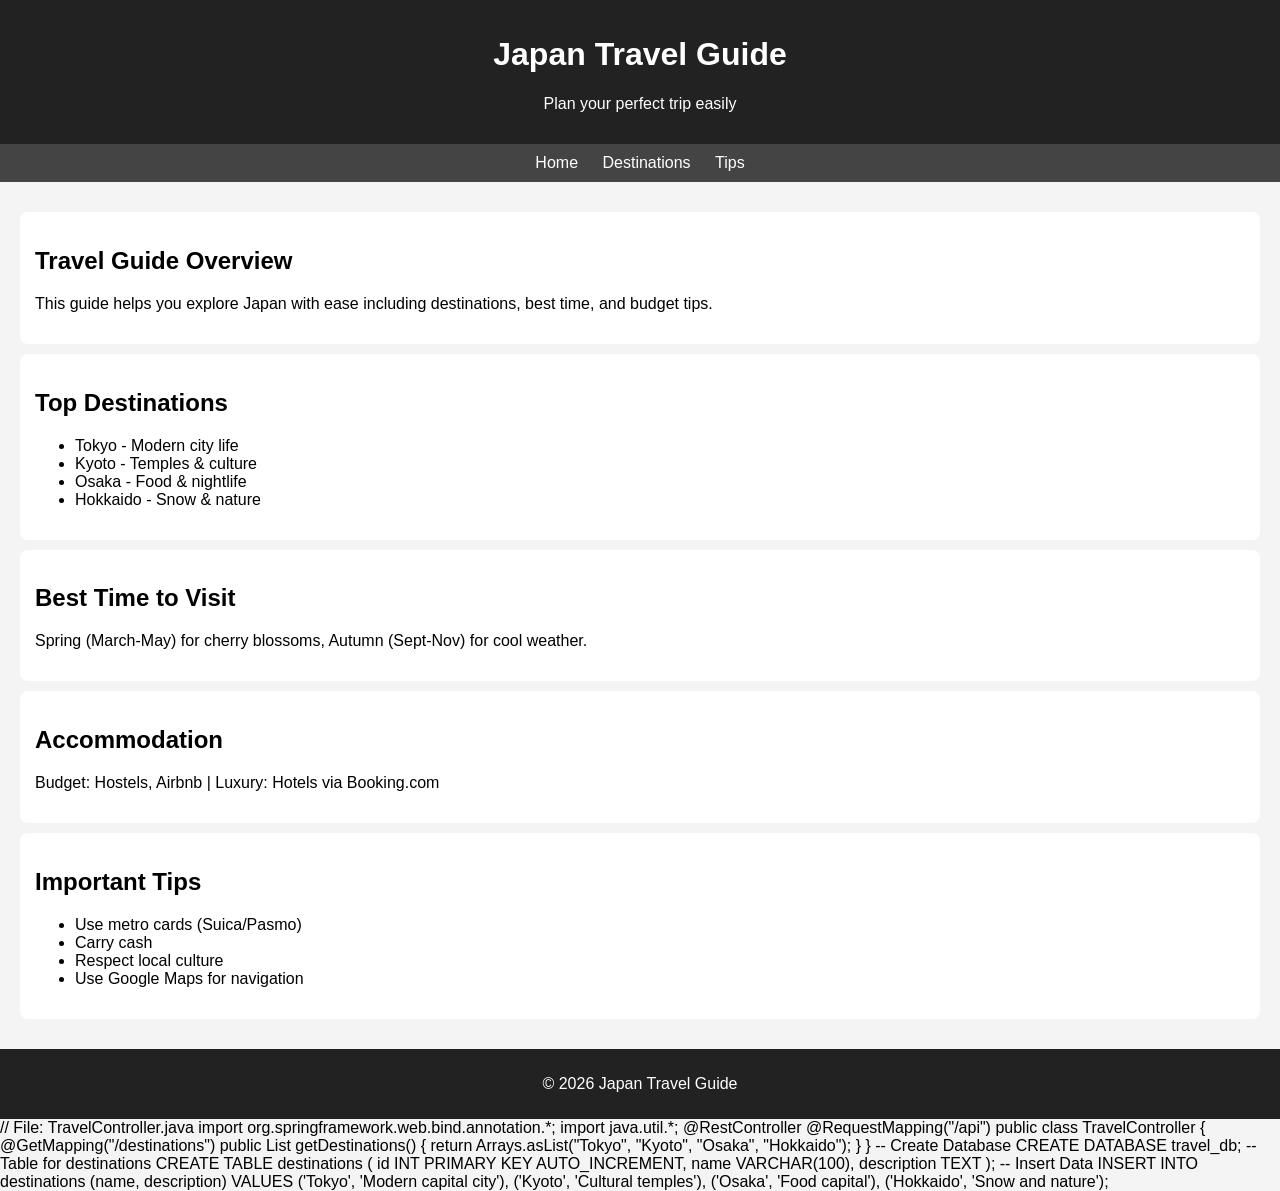
<file: japan_travel_guide_website_html_java_sql.html>
<!-- ================= FRONTEND: index.html ================= -->
<!DOCTYPE html>
<html lang="en">
<head>
  <meta charset="UTF-8">
  <meta name="viewport" content="width=device-width, initial-scale=1.0">
  <title>Japan Travel Guide</title>
  <style>
    body { font-family: Arial; margin:0; background:#f4f4f4; }
    header { background:#222; color:#fff; padding:15px; text-align:center; }
    nav { background:#444; padding:10px; text-align:center; }
    nav a { color:#fff; margin:10px; text-decoration:none; }
    .container { padding:20px; }
    .card { background:#fff; padding:15px; margin:10px 0; border-radius:8px; }
    footer { background:#222; color:#fff; text-align:center; padding:10px; }
  </style>
</head>
<body>
<header>
  <h1>Japan Travel Guide</h1>
  <p>Plan your perfect trip easily</p>
</header>

<nav>
  <a href="#">Home</a>
  <a href="#destinations">Destinations</a>
  <a href="#tips">Tips</a>
</nav>

<div class="container">
  <div class="card">
    <h2>Travel Guide Overview</h2>
    <p>This guide helps you explore Japan with ease including destinations, best time, and budget tips.</p>
  </div>

  <div class="card" id="destinations">
    <h2>Top Destinations</h2>
    <ul>
      <li>Tokyo - Modern city life</li>
      <li>Kyoto - Temples & culture</li>
      <li>Osaka - Food & nightlife</li>
      <li>Hokkaido - Snow & nature</li>
    </ul>
  </div>

  <div class="card">
    <h2>Best Time to Visit</h2>
    <p>Spring (March-May) for cherry blossoms, Autumn (Sept-Nov) for cool weather.</p>
  </div>

  <div class="card">
    <h2>Accommodation</h2>
    <p>Budget: Hostels, Airbnb | Luxury: Hotels via Booking.com</p>
  </div>

  <div class="card" id="tips">
    <h2>Important Tips</h2>
    <ul>
      <li>Use metro cards (Suica/Pasmo)</li>
      <li>Carry cash</li>
      <li>Respect local culture</li>
      <li>Use Google Maps for navigation</li>
    </ul>
  </div>
</div>

<footer>
  <p>© 2026 Japan Travel Guide</p>
</footer>
</body>
</html>


<!-- ================= BACKEND: Java (Spring Boot Example) ================= -->
// File: TravelController.java
import org.springframework.web.bind.annotation.*;
import java.util.*;

@RestController
@RequestMapping("/api")
public class TravelController {

    @GetMapping("/destinations")
    public List<String> getDestinations() {
        return Arrays.asList("Tokyo", "Kyoto", "Osaka", "Hokkaido");
    }
}


<!-- ================= DATABASE: SQL ================= -->
-- Create Database
CREATE DATABASE travel_db;

-- Table for destinations
CREATE TABLE destinations (
    id INT PRIMARY KEY AUTO_INCREMENT,
    name VARCHAR(100),
    description TEXT
);

-- Insert Data
INSERT INTO destinations (name, description) VALUES
('Tokyo', 'Modern capital city'),
('Kyoto', 'Cultural temples'),
('Osaka', 'Food capital'),
('Hokkaido', 'Snow and nature');


<!-- ================= SECURITY TIPS ================= -->
<!--
1. Use HTTPS (SSL certificate)
2. Use prepared statements in Java (avoid SQL injection)
3. Add authentication (login system)
4. Validate all user input
5. Use firewall & hosting security
-->
</file>
